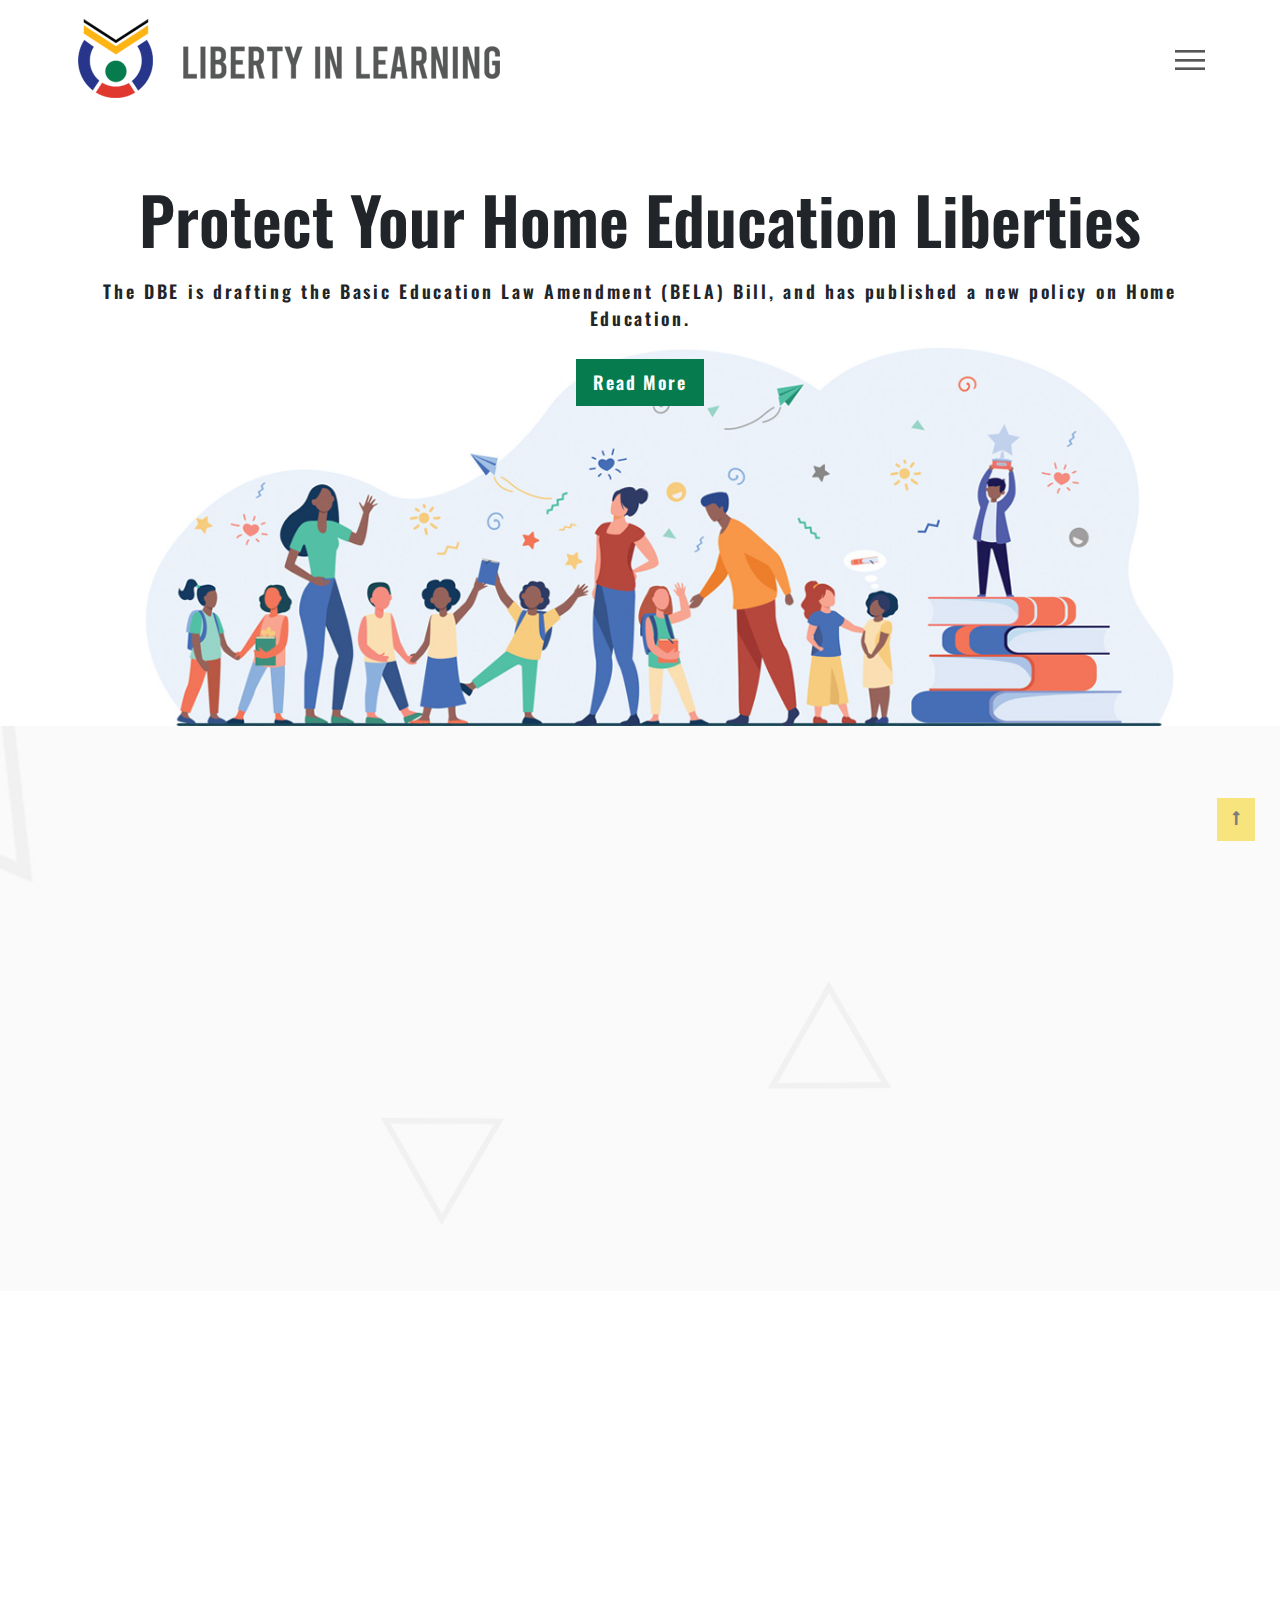
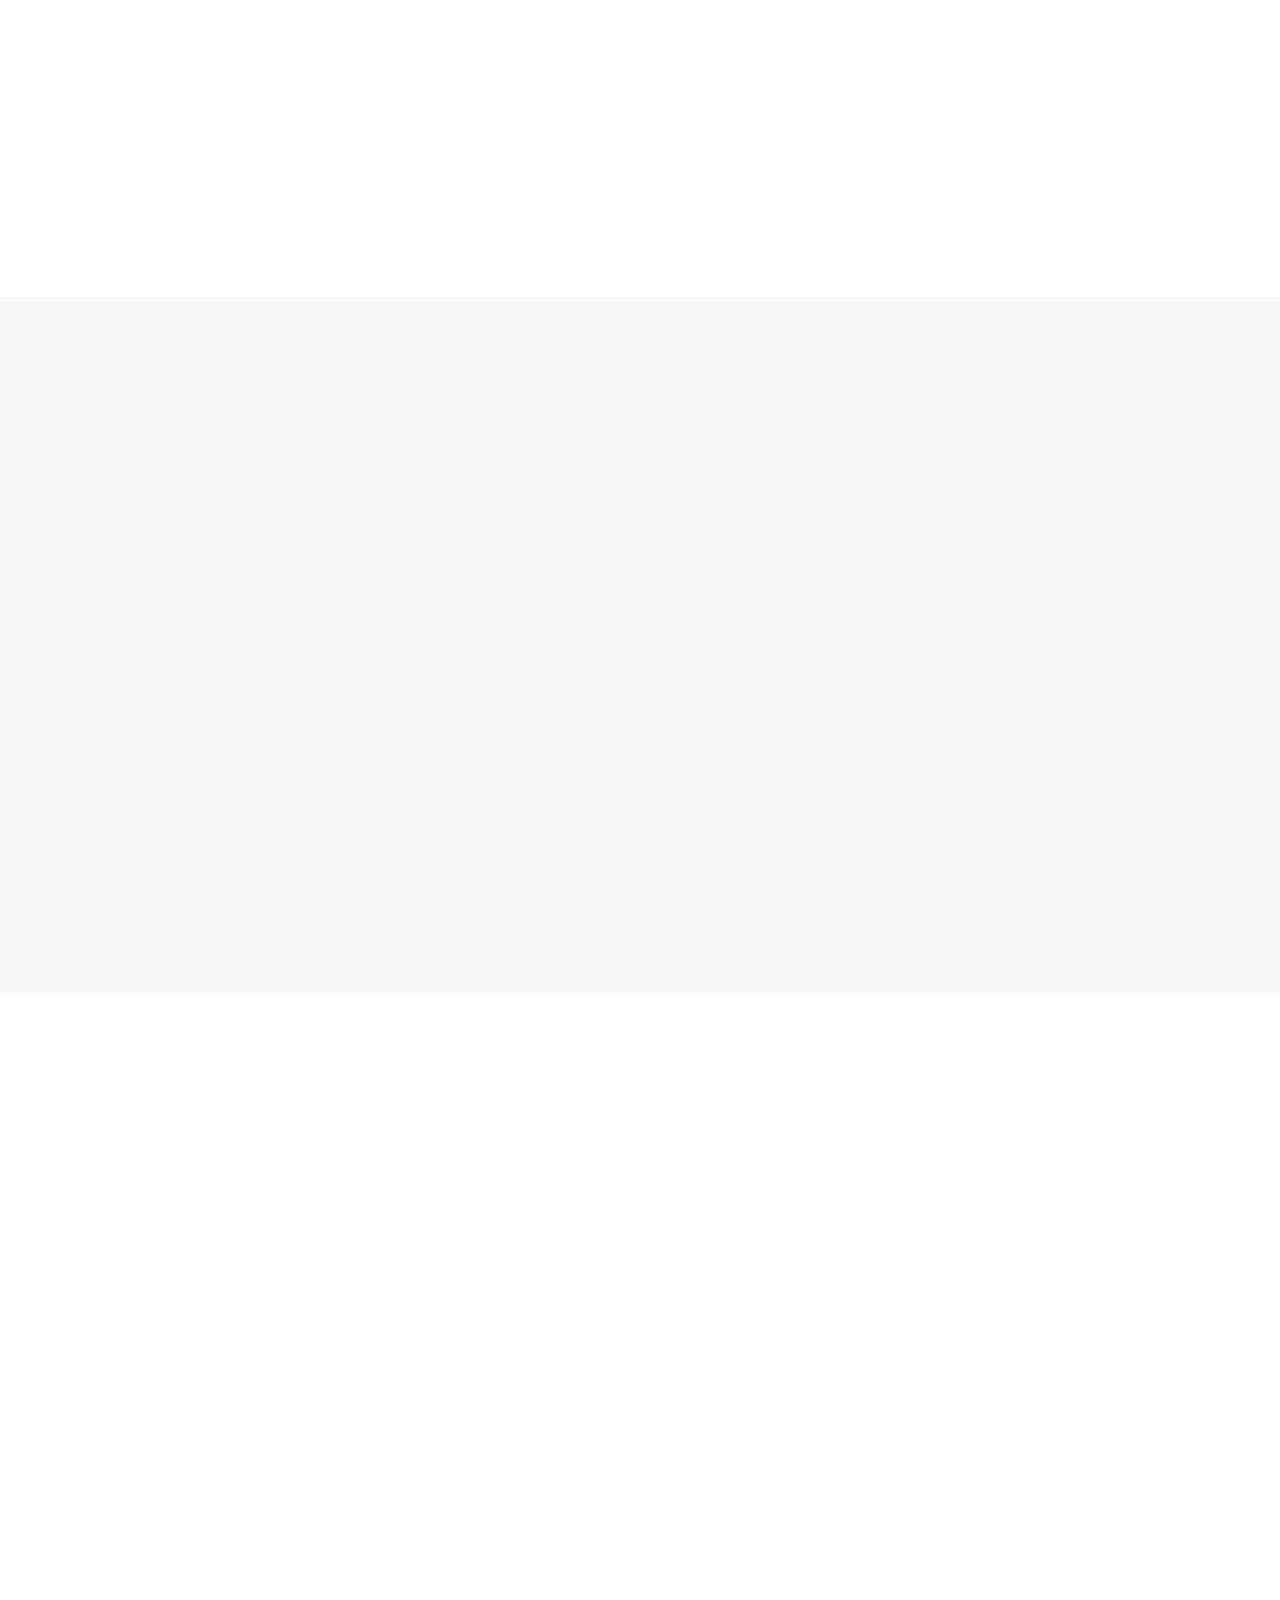
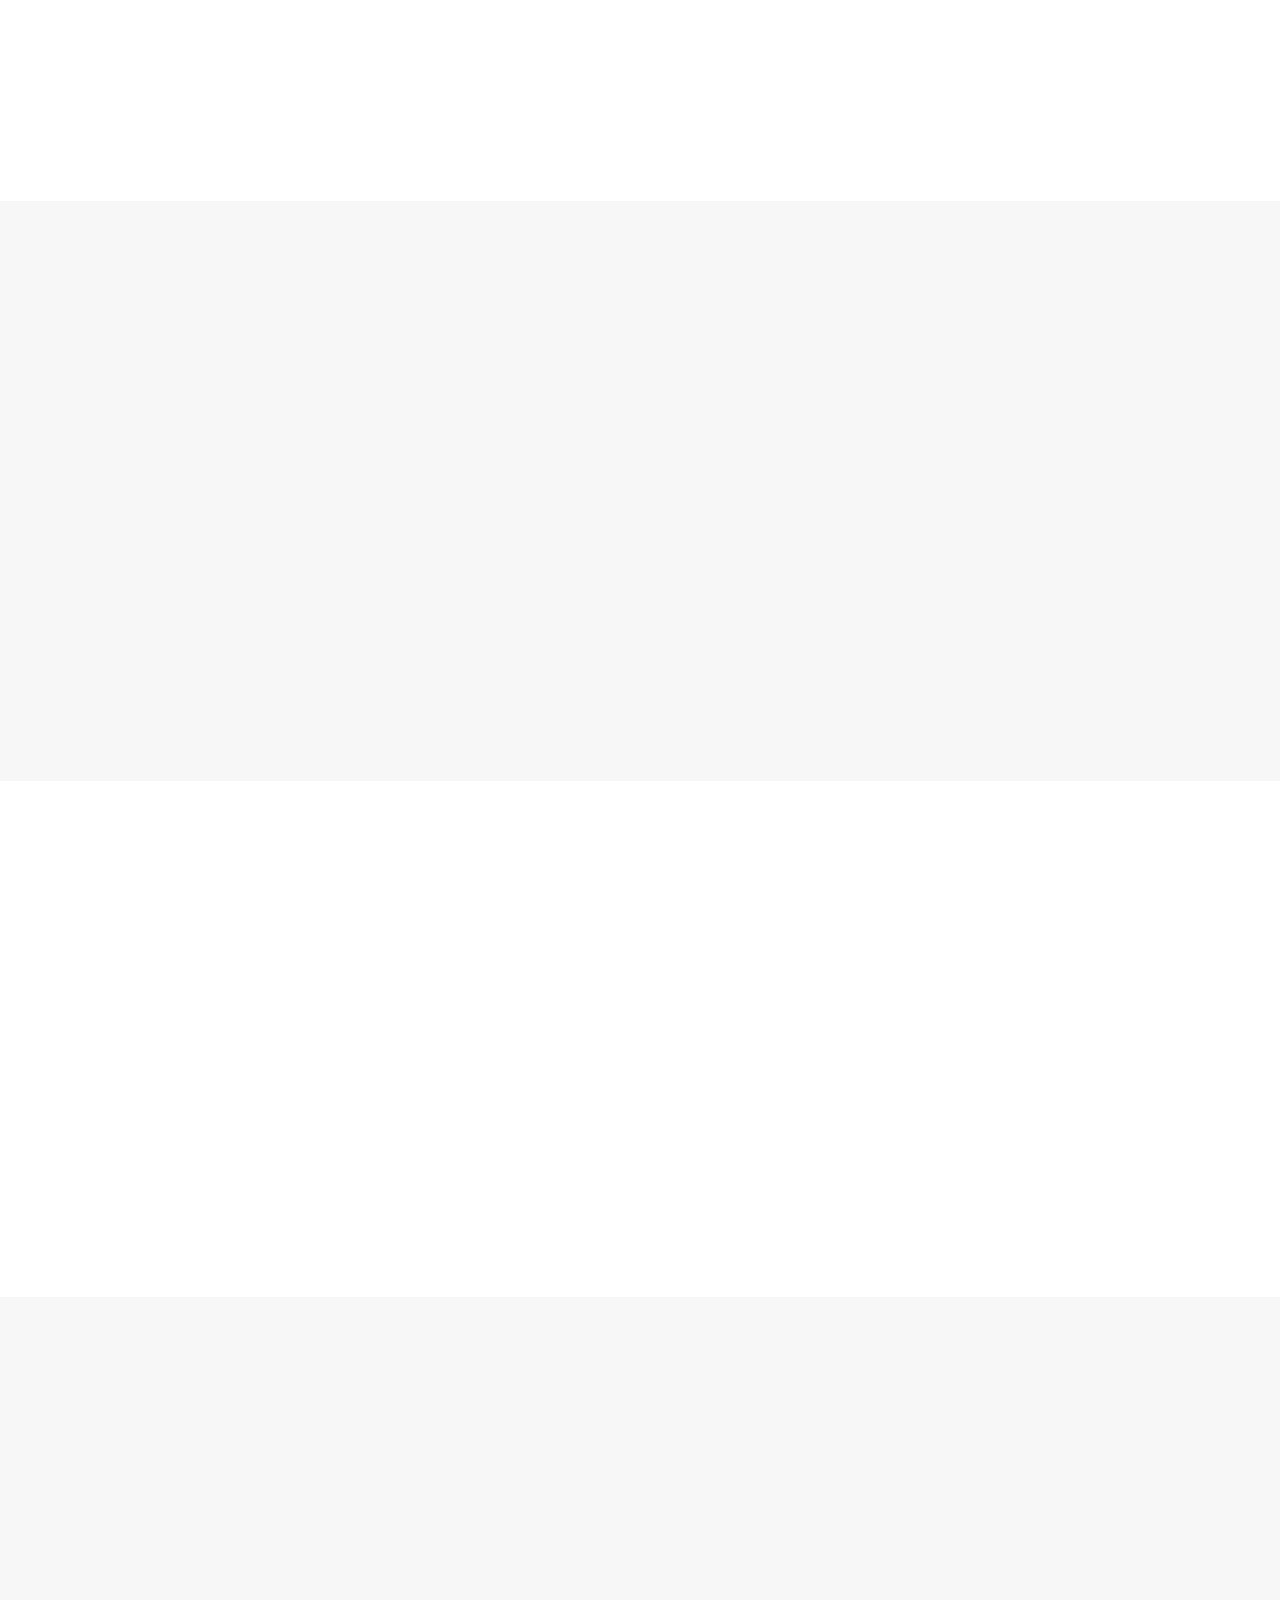
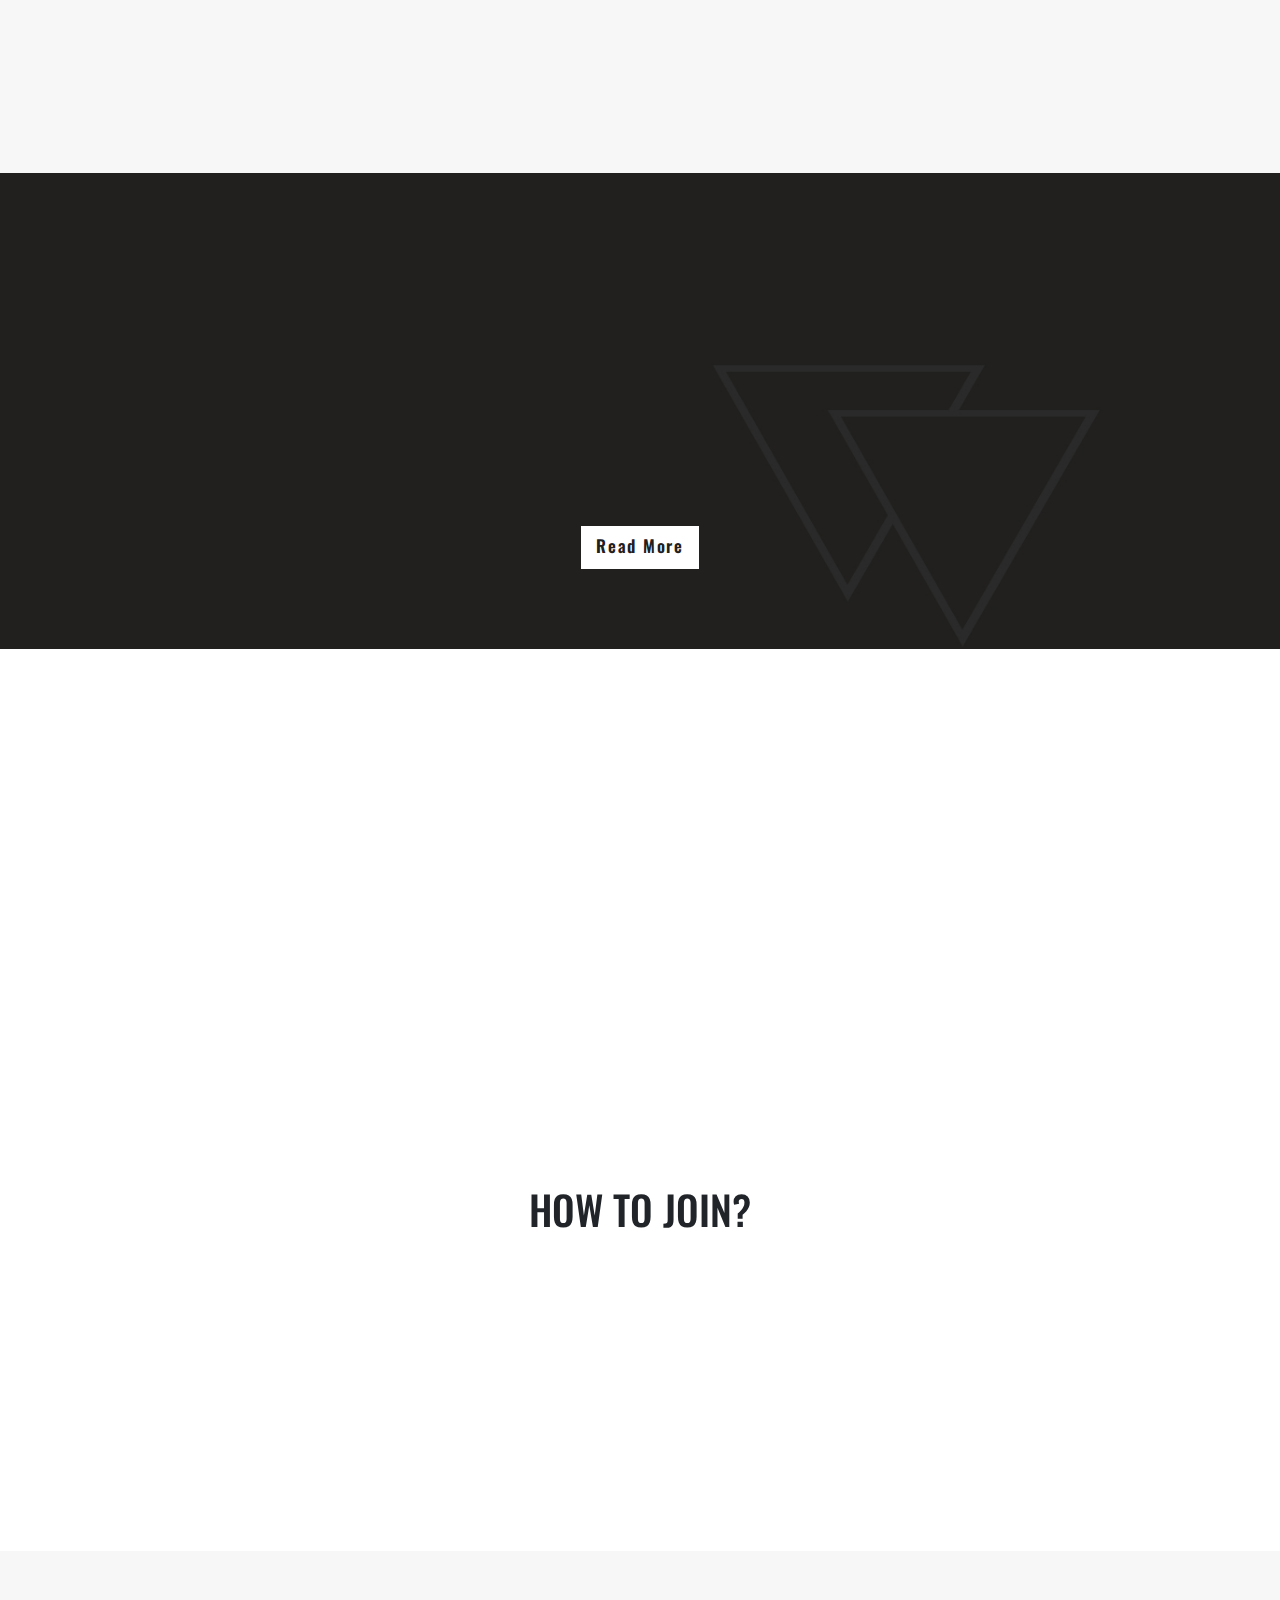
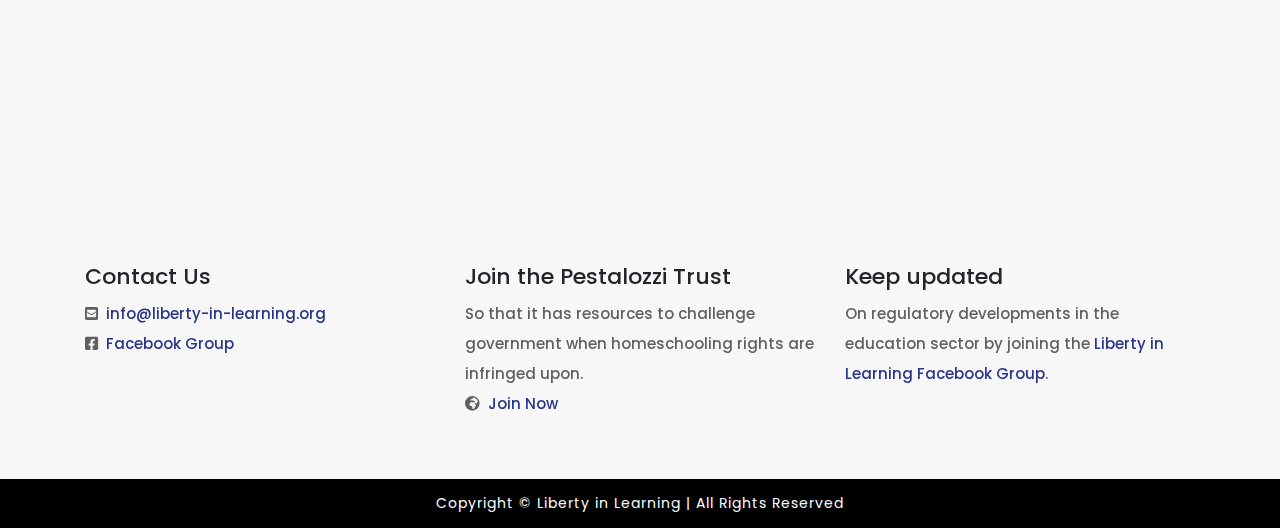
<file: index.html>
<!doctype html>
<html lang="en">
  <head>
    <!-- meta tags -->
    <meta charset="utf-8">
    <meta http-equiv="X-UA-Compatible" content="IE=edge">
    <meta name="viewport" content="width=device-width, initial-scale=1">
    <meta name="keywords" content="home education liberties, freedom of home education, homeschooling associations, homeschooling, " >
    <meta name="description" content="The freedom of home education is currently being threatened by proposed changes to the SA Schools Act (BELA Bill) and a new policy on home education published in 2018" >
    <link rel='shortcut icon' type='image/x-icon' href='./resources/images/favicon.ico' />
    <!-- title tag -->
    <title>Liberty in Learning | Freedom Of Home Education</title>
    <!-- Bootstrap CSS -->
    <link rel="stylesheet" href="./resources/css/bootstrap.min.css">
    <!-- Fontawesome CSS -->
    <link rel="stylesheet" href="./resources/font-awesome/css/all.min.css">
    <!-- BX Slider CSS -->
    <link rel="stylesheet" href="./resources/css/swiper.min.css">
    <!-- Animate CSS -->
    <link rel="stylesheet" href="./resources/css/animate.css">
    <link rel="stylesheet" href="./resources/css/aos.css">
    <!-- Custom CSS -->
    <link rel="stylesheet" href="./resources/css/stylesheet.css">
  </head>
  <body>
    <a class="back_to_top show" id="button_bottom"><i class="fas fa-long-arrow-alt-up"></i></a>
    <div class="container-fluid header-full">
        <div class="container header-container">
            <a href="./" class="logo" title="Liberty in Learning | Home Page">
                <img class="img-fluid" src="./resources/images/logo1.png" alt="Liberty in Learning Logo">
            </a>
            <div class="menu-toggle" onclick="toggleMenu();"></div>
        </div>
        <div class="navigation">
            <ul>
                <li><a href="./" class="active">Home</a></li>
                <li><a href="./concerns-of-the-home-education-movement.html">concerns of home education movement</a></li>
                <li><a href="./associations.html">importance of home education associations</a></li>
                <li><a href="./consensus2015.html">consensus of 2015</a></li>
                <li><a href="./lilcoalition.html">liberty in learning coalition</a></li>
                <li><a href="./constituency-office.html">how to approach your constituency office</a></li>
                <li><a href="./public-hearings.html">lessons from public hearings in the Western Cape</a></li>
                <li><a href="./faq.html">FAQs</a></li>
            </ul>
        </div>
    </div>
    
    <div id="minimal-bootstrap-carousel" class="carousel slide carousel-fade slider-content-style slider-home-one">
        <!-- Wrapper for slides -->
        <div class="carousel-inner">
            <div class="carousel-item active slide-1">
                <img class="img-fluid d-block d-sm-none" src="./resources/images/slider-mini.jpg" alt="Liberty in Learning Slider 1">
                <img class="img-fluid d-none d-sm-block" src="./resources/images/slider.jpg" alt="Liberty in Learning Slider 1">
                <div class="carousel-caption d-none d-sm-block">
                    <div class="container">
                        <div class="box valign-middle">
                            <div class="content text-center">
                                <h3 data-animation="animated fadeInUp">Protect Your Home Education Liberties</h3>
                                <p data-animation="animated fadeInUp">The DBE is drafting the Basic Education Law Amendment (BELA) Bill, and has published a new policy on Home Education.</p>
                                <a data-animation="animated fadeInDown" href="./concerns-of-the-home-education-movement.html" class="thm-btn " title="Click to visit">Read More</a>

                            </div>
                        </div>
                    </div>
                </div>
            </div>
        </div>
        <!-- <div class="carousel-inner">
            <div class="carousel-item active slide-1" style="background-image: url(./resources/images/slider.jpg);">
                <img class="img-fluid d-block d-sm-none" src="./resources/images/slider-mini.jpg" alt="Liberty in Learning Slider 1">
                <div class="carousel-caption d-none d-sm-block">
                    <div class="container">
                        <div class="box valign-middle">
                            <div class="content text-center">
                                <h3 data-animation="animated fadeInUp">Protect Your Home Education Liberties</h3>
                                <p data-animation="animated fadeInUp">The DBE is drafting the Basic Education Law Amendment (BELA) Bill, and has published a new policy on Home Education.</p>
                                <a data-animation="animated fadeInDown" href="./concerns-of-the-home-education-movement.html" class="thm-btn " title="Click to visit">Read More</a>

                            </div>
                        </div>
                    </div>
                </div>
            </div>
        </div> -->
        <!-- Controls -->
        <!-- <a class="carousel-control-prev" href="#minimal-bootstrap-carousel" role="button" data-slide="prev">
            <i class="fas fa-long-arrow-alt-left"></i>
            <span class="sr-only">Previous</span>
        </a>
        <a class="carousel-control-next" href="#minimal-bootstrap-carousel" role="button" data-slide="next">
            <i class="fas fa-long-arrow-alt-right"></i>
            <span class="sr-only">Next</span>
        </a> -->
    </div>

    <div class="container-fluid container-a-full">
        <div class="container">
            <div class="row container-a-row">
                <div class="col-md-12 col-sm-12 col-xs-12 aos-init aos-animate" data-aos="fade-up" data-aos-easing="ease">
                    <h1>What you can to do to protect your home education liberties</h1>
                </div>
                <div class="col-md-12 col-sm-12 col-xs-12 aos-init aos-animate" data-aos="fade-down" data-aos-easing="ease">
                    <p>The freedom of home education is currently being threatened by proposed changes to the SA Schools Act (BELA Bill) and a new policy on home education published in 2018. <a href="concerns-of-the-home-education-movement.html" title="Click visit">Click here</a> for an article that provides an overview of the reasons why the planned regulatory changes of the South African government is of concern to the home education movement.</p>
                    <p>There are a however number of things that homeschooling parents can do to resist these changes and retain their liberty to choose the education that is in the best interest of their children, as opposed to the state that attempts to limit these liberties and promote the interests of the state.</p>
                </div>
                <!-- <div class="col-md-12 col-sm-12 col-xs-12 aos-init aos-animate" data-aos="fade-down" data-aos-easing="ease">
                    <h3>What the home education movement wants</h3>
                </div>
                <div class="col-md-4 col-sm-4 col-xs-12 aos-init aos-animate" data-aos="fade-up" data-aos-easing="ease" data-aos-delay="200">
                    <h4>independent research</h4>
                    <p>No legislation or policy is drafted without the availability of independent research...</p>
                </div>
                <div class="col-md-4 col-sm-4 col-xs-12 aos-init aos-animate" data-aos="fade-up" data-aos-easing="ease" data-aos-delay="400">
                    <h4>public participation</h4>
                    <p>No legislation or policy is drafted without extensive public participation. Due to the diverse and distributed nature of home education...</p>
                </div>
                <div class="col-md-4 col-sm-4 col-xs-12 aos-init aos-animate" data-aos="fade-up" data-aos-easing="ease" data-aos-delay="600">
                    <h4>correct order</h4>
                    <p>The drafting of legislation is done in the correct order. First national legislation, then policy and then booklets explaining...</p>
                </div>
                 -->
                <div class="col-md-12 col-sm-12 col-xs-12 aos-init aos-animate" data-aos="fade-up" data-aos-easing="ease">
                    <p class="thm-btn-wrapper"><a href="concerns-of-the-home-education-movement.html" class="thm-btn" title="Click visit">Read More</a></p>
                </div>
            </div>
        </div>
    </div>

    <div class="container-fluid container-b-full">
        <div class="container">
            <div class="row container-b-row">
                <div class="col-md-12 col-sm-12 col-xs-12">
                    <div class="container-b-title">
                        <span class="aos-init aos-animate" data-aos="fade-up" data-aos-easing="ease">01.</span>
                        <h2 class="aos-init aos-animate" data-aos="fade-down" data-aos-easing="ease">Establish an homeschool association</h2>
                    </div>
                </div>
                <div class="col-md-8 col-sm-12 col-xs-12 aos-init aos-animate" data-aos="fade-up" data-aos-easing="ease">
                    <h3>Importance of Homeschooling Associations...</h3>
                    <p>Government generally engages with the public is through representative organisations, such as associations. Only when proposed policy or law is published for public comment does government consider inputs from individuals. An association is an organisation where members of a specific interest group elect an executive committee during an annual general meeting. This committee can then engage with government or the media to represent its members. <a href="concerns-of-the-home-education-movement.html" title="Click visit">Click here</a> for more information on why associations are important and how you can establish one.</p>
                    <p class="thm-btn-wrapper"><a href="./associations.html" class="thm-btn" title="Click visit">Read More</a></p>
                </div>
                <div class="col-md-4 col-sm-12 col-xs-12 aos-init aos-animate" data-aos="fade-down" data-aos-easing="ease">
                    <img class="img-fluid" src="./resources/images/01-section.png" alt="Establish an homeschool association">
                </div>
            </div>
        </div>
    </div>
    <div class="container-fluid container-c-full">
        <div class="container">
            <div class="row container-c-row">
                <div class="col-md-12 col-sm-12 col-xs-12">
                    <div class="container-c-title">
                        <span class="aos-init aos-animate" data-aos="fade-up" data-aos-easing="ease">02.</span>
                        <h2 class="aos-init aos-animate" data-aos="fade-down" data-aos-easing="ease">Take part in letter writing campaigns and petitions</h2>
                    </div>
                </div>
                <div class="col-md-4 col-sm-12 col-xs-12 aos-init aos-animate" data-aos="fade-up" data-aos-easing="ease">
                    <img class="img-fluid" src="./resources/images/02-section.png" alt="Put pressure on government">
                </div>
                <div class="col-md-8 col-sm-12 col-xs-12 aos-init aos-animate" data-aos="fade-up" data-aos-easing="ease">
                    <h3>Put pressure on government to listen...</h3>
                    <p>Homeschool Associations and the Pestalozzi Trust occasionally request homeschooling parents to write letters to government or sign petitions, in order to put pressure on government to listen to the objections of the public. Because government is legally obliged to consider each letter received as part of a public participation process, a letter writing campaign can cause significant delays in the legislative process. It was thanks to the hundreds of letters from home educators that the introduction of BELA Bill could not be handled by the fifth parliament. It will have to be handled by the sixth parliament, which might look totally different. However, even if government ignores the letters from the public, this can be used at a later stage in court to provide evidence that a public participation process followed in a legislative process was flawed.</p>
                    <p class="thm-btn-wrapper"><a href="letter-writing-campaigns-petitions.html" class="thm-btn" title="Click visit">Read More</a></p>
                </div>
            </div>
        </div>
    </div>
    <div class="container-fluid container-d-full">
        <div class="container">
            <div class="row container-d-row">
                <div class="col-md-12 col-sm-12 col-xs-12">
                    <div class="container-d-title">
                        <span class="aos-init aos-animate" data-aos="fade-up" data-aos-easing="ease">03.</span>
                        <h2 class="aos-init aos-animate" data-aos="fade-down" data-aos-easing="ease">Join the Coalition</h2>
                    </div>
                </div>
                <div class="col-md-8 col-sm-12 col-xs-12 aos-init aos-animate" data-aos="fade-up" data-aos-easing="ease">
                    <h3>Prepares for engaging with government...</h3>
                    <p>The home education movement is very diverse, a large diversity of views on how home education should be practiced and regulated. Something that is perfectly reasonable to one might be an infringement of a fundamental human right to another or against the religious convictions of another and can cause conflict between families and the state in the future. It is important that the home education movement <strong>prepares for engaging with government on the BELA Bill in a unified and well considered manner</strong>. If this is not done, government might choose to only engage with those that are closest aligned to the ideology of the state, and draft law that infringes on the rights of many members of the movement, whilst claiming that they consulted with the movement.</p>
                </div>
                <div class="col-md-4 col-sm-12 col-xs-12 aos-init aos-animate" data-aos="fade-down" data-aos-easing="ease">
                    <img class="img-fluid" src="./resources/images/03-section.png" alt="Prepares for engaging with government">
                </div>
                <div class="col-md-12 col-sm-12 col-xs-12 aos-init aos-animate" data-aos="fade-down" data-aos-easing="ease">
                    <p>During the meetings with the Department of Basic Education in 2014/15, all associations agreed on a set of principles outlining how home education could be regulated without infringing on the rights of parents. <a href="lilcoalition.html" title="Click to visit">Click here</a> to read the Consensus of 2015.</p>
                    <p>In 2020, the <a href="lilcoalition.html" title="Click to visit">Liberty in Learning Coalition</a> was established to unify stakeholders to work together for greater freedom in education.</p>
                    <p class="thm-btn-wrapper"><a href="lilcoalition.html" class="thm-btn" title="Click visit">Read More</a></p>
                    <br>
                </div>
            </div>
            <!-- <div class="row">
                <div class="col-md-1 col-sm-1 col-xs-12 coalition-section">
                    <div class="swiper-button-prev d-none d-sm-block"></div>
                    
                </div>
                <div class="col-md-10 col-sm-10 col-xs-12 coalition-section">
                    <h3 class="text-center aos-init aos-animate" data-aos="fade-up" data-aos-easing="ease">Members of the Coalition</h3>
                    <div class="swiper-container">
                        <div class="swiper-wrapper">
                          <div class="swiper-slide"><img class="img-fluid" src="./resources/images/lilc members/1.png" alt=""></div>
                          <div class="swiper-slide"><img class="img-fluid" src="./resources/images/lilc members/2.png" alt=""></div>
                          <div class="swiper-slide"><img class="img-fluid" src="./resources/images/lilc members/3.png" alt=""></div>
                          <div class="swiper-slide"><img class="img-fluid" src="./resources/images/lilc members/4.png" alt=""></div>
                          <div class="swiper-slide"><img class="img-fluid" src="./resources/images/lilc members/5.png" alt=""></div>
                          <div class="swiper-slide"><img class="img-fluid" src="./resources/images/lilc members/6.png" alt=""></div>
                          <div class="swiper-slide"><img class="img-fluid" src="./resources/images/lilc members/7.png" alt=""></div>
                        </div>
                        <div class="swiper-pagination"></div>
                        
                    </div>
                    
                </div>
                <div class="col-md-1 col-sm-1 col-xs-12 coalition-section">
                    <div class="swiper-button-prev d-block d-sm-none"></div>
                    <div class="swiper-button-next"></div>
                </div>
                <div class="col-md-12 col-sm-12 col-xs-12 coalition-section aos-init aos-animate" data-aos="fade-down" data-aos-easing="ease">
                    <p style="text-align: center;" class="thm-btn-wrapper"><a href="lilcoalition.html" class="thm-btn" title="Click visit">Read More</a></p>
                </div>
            </div> -->
        </div>
    </div>
    <div class="container-fluid container-f-full">
        <div class="container">
            <div class="row container-f-row">
                <div class="col-md-12 col-sm-12 col-xs-12">
                    <div class="container-f-title">
                        <span class="aos-init aos-animate" data-aos="fade-up" data-aos-easing="ease">04.</span>
                        <h2 class="aos-init aos-animate" data-aos="fade-down" data-aos-easing="ease">Approach MP's through the constituency offices</h2>
                    </div>
                </div>
                <div class="col-md-4 col-sm-12 col-xs-12 aos-init aos-animate" data-aos="fade-up" data-aos-easing="ease">
                    <img class="img-fluid" src="./resources/images/04-section.png" alt="Approach MP's through the constituency offices">
                </div>
                <div class="col-md-8 col-sm-12 col-xs-12 aos-init aos-animate" data-aos="fade-down" data-aos-easing="ease">
                    <h3>How to approach your constituency office...</h3>
                    <p>When BELA Bill is submitted by parliament the members of parliament (MP's) will vote on this bill. Home educators can approach MP's through the constituency offices and explain to them how home education works and what the negative effects of BELA Bill will be. This might make MP's less inclined to support BELA Bill. <a href="Constituency-Office.html" title="Click to visit">Click here</a> for an article that explains how to approach MP's through the constituency offices.</p>
                    <p class="thm-btn-wrapper"><a href="constituency-office.html" class="thm-btn" title="Click visit">Read More</a></p>
                </div>
            </div>
        </div>
    </div>
    <div class="container-fluid container-g-full">
        <div class="container">
            <div class="row container-g-row">
                <div class="col-md-12 col-sm-12 col-xs-12">
                    <div class="container-g-title">
                        <span class="aos-init aos-animate" data-aos="fade-up" data-aos-easing="ease">05.</span>
                        <h2 class="aos-init aos-animate" data-aos="fade-down" data-aos-easing="ease">Attend public hearings</h2>
                    </div>
                </div>
                <div class="col-md-8 col-sm-12 col-xs-12 aos-init aos-animate" data-aos="fade-up" data-aos-easing="ease">
                    <h3>Lessons from public hearings in the Western Cape...</h3>
                    <p>Parliament might decide to have public hearings about BELA Bill. It is important that the voices homeschooling parents are heard in these public meetings. <a href="public-hearings.html.html" title="Click to visit">Click here</a> for an report on such a public hearing that also provides some guidelines on how present your case at these meetings.</p>
                    <p class="thm-btn-wrapper"><a href="public-hearings.html" class="thm-btn" title="Click visit">Read More</a></p>
                </div>
                <div class="col-md-4 col-sm-12 col-xs-12 aos-init aos-animate" data-aos="fade-down" data-aos-easing="ease">
                    <img class="img-fluid" src="./resources/images/05-section.png" alt="Attend public hearings">
                </div>
            </div>
        </div>
    </div>
    <div class="container-fluid container-h-full">
        <div class="container">
            <div class="row container-h-row">
                <div class="col-md-12 col-sm-12 col-xs-12">
                    <div class="container-h-title">
                        <span class="aos-init aos-animate" data-aos="fade-up" data-aos-easing="ease">06.</span>
                        <h2 class="aos-init aos-animate" data-aos="fade-down" data-aos-easing="ease">Vote for a political party that supports home education</h2>
                    </div>
                </div>
                <div class="col-md-4 col-sm-12 col-xs-12 aos-init aos-animate" data-aos="fade-up" data-aos-easing="ease">
                    <img class="img-fluid" src="./resources/images/06-section.png" alt="Vote for a political party that supports home education">
                </div>
                <div class="col-md-8 col-sm-12 col-xs-12 aos-init aos-animate" data-aos="fade-down" data-aos-easing="ease">
                    <h3>How should homeschoolers vote?</h3>
                    <p><a href="https://www.sahomeschoolers.org/entry/how-should-homeschoolers-vote.html" title="Click to visit">Click here</a> for an article that analyses the manifestos of the various political parties to see whether they are friendly or hostile towards home education.</p>
                    <p class="thm-btn-wrapper"><a href="https://www.sahomeschoolers.org/entry/how-should-homeschoolers-vote.html" class="thm-btn" title="Click visit">Read More</a></p>
                </div>
            </div>
        </div>
    </div>
    <div class="container-fluid container-extra-full">
        <div class="container">
            <div class="row container-extra-row">
                <div class="col-md-12 col-sm-12 col-xs-12">
                    <div class="container-extra-title">
                        <h2 class="aos-init aos-animate" data-aos="fade-up" data-aos-easing="ease">Support for associations</h2>
                        <p class="aos-init aos-animate" data-aos="fade-down" data-aos-easing="ease">Many homeschooling parents find it intimidating to engage with media and government officials to represent their constituency. It is for this reason that the Pestalozzi Trust has established the ambassador programme to coach and support homeschool leaders to interact with media and government. Once an association was established, its leadership can join the ambassador programme and take the responsibility to represent their constituency in public if and as they are ready.</p>
                        <p><a href="./associations.html" class="thm-btn" title="Click visit">Read More</a></p>
                    </div>
                </div>
            </div>
        </div>
    </div>
    <div class="container-fluid container-i-full">
        <div class="container">
            <div class="row container-i-row">
                <div class="col-md-4 col-sm-12 col-xs-12 aos-init aos-animate" data-aos="fade-left" data-aos-easing="ease">
                    <h2>FAQs</h2>
                </div>
                <div class="col-md-8 col-sm-8 col-xs-12">
                    <div class="card active aos-init" data-aos="fade-up" data-aos-once="true" data-aos-easing="ease"id="accordionCardOne">
                            <div class="card-header" id="headingOne">
                                <h4><i class="fas fa-angle-up heading-icon"></i>&nbsp;&nbsp;What is Home Education?</h4>
                              </div>
                      
                  
                      <div id="collapseOne" class="collapse show" aria-labelledby="headingOne" data-parent="#accordion">
                        <div class="card-body">
                          <p>Home education is the oldest form of child education. It honours and represents a parent's preference or wish to facilitate the education of their children themselves. Home education encompasses exposure of the learner to the knowledge, skills and values required by an active community member and citizen of the modern world and for admission to further education, higher education or employment.</p>
                          <p><a href="faq.html" class="thm-btn" title="Click visit">Read all the questions</a></p>
                        </div>
                      </div>
                    </div>
                    <!-- <div class="accordion" id="accordion">
                        <div class="card active aos-init" data-aos="fade-up" data-aos-once="true" data-aos-easing="ease"id="accordionCardOne">
                            <button class="btn btn-link" type="button" data-toggle="collapse" data-target="#collapseOne" aria-expanded="true" aria-controls="collapseOne">
                                <div class="card-header" id="headingOne">
                                    <h4><i class="fas fa-angle-up heading-icon"></i>&nbsp;&nbsp;What is Home Education?</h4>
                                  </div>
                              </button>
                          
                      
                          <div id="collapseOne" class="collapse show" aria-labelledby="headingOne" data-parent="#accordion">
                            <div class="card-body">
                              <p>Home education is the oldest form of child education. It honours and represents a parent's preference or wish to facilitate the education of their children themselves. Home education encompasses exposure of the learner to the knowledge, skills and values required by an active community member and citizen of the modern world and for admission to further education, higher education or employment.</p>
                              <p><a href="concerns-of-the-home-education-movement.html" class="thm-btn" title="Click visit">Read More</a></p>
                            </div>
                          </div>
                        </div>
                        <div class="card aos-init" data-aos="fade-up" data-aos-once="true" data-aos-easing="ease" id="accordionCardTwo">
                            <button class="btn btn-link" type="button" data-toggle="collapse" data-target="#collapseTwo" aria-expanded="true" aria-controls="collapseTwo">
                                <div class="card-header" id="headingTwo">
                                    <h4><i class="fas fa-angle-up heading-icon"></i>&nbsp;&nbsp;Why are more homeschool associations necessary?</h4>
                                  </div>
                              </button>
                          <div id="collapseTwo" class="collapse" aria-labelledby="headingTwo" data-parent="#accordion">
                            <div class="card-body">
                                <p>he home education movement emphasises the need for extensive consultation due to the diverse and distributed nature of the movement. If government actually takes cognisance of this, parliament might decide to have public hearings all over the country, as they did for the Expropriation Without Compensation constitutional amendment proposal. If this is the case, there might be as much as 3 public hearings in each province. Without provincial associations, there will be many public hearings without submissions on home education, due to the limited capacity of national organisations.</p>
                              <p><a href="associations.html" class="thm-btn" title="Click visit">Read More</a></p>
                            </div>
                          </div>
                        </div>
                        <div class="card aos-init" data-aos="fade-up" data-aos-once="true" data-aos-easing="ease" id="accordionCardThree">
                            <button class="btn btn-link" type="button" data-toggle="collapse" data-target="#collapseThree" aria-expanded="true" aria-controls="collapseThree">
                                <div class="card-header" id="headingThree">
                                    <h4><i class="fas fa-angle-up heading-icon"></i>&nbsp;&nbsp;What is required to establish an association?</h4>
                                  </div>
                              </button>
                          <div id="collapseThree" class="collapse" aria-labelledby="headingThree" data-parent="#accordion">
                            <div class="card-body">
                                <p>It is not necessary to have many members in order to establish an association. Ten members electing three executive committee members could be enough. Neither is it necessary that people must attend a physical meeting in order to establish an association, or that the association must charge membership fees.</p>
                              <p><a href="associations.html" class="thm-btn" title="Click visit">Read More</a></p>
                            </div>
                          </div>
                        </div>
                        <div class="card aos-init" data-aos="fade-up" data-aos-once="true" data-aos-easing="ease" id="accordionCardFour">
                            <button class="btn btn-link" type="button" data-toggle="collapse" data-target="#collapseFour" aria-expanded="true" aria-controls="collapseFour">
                                <div class="card-header" id="headingFour">
                                    <h4><i class="fas fa-angle-up heading-icon"></i>&nbsp;&nbsp;What are constituency offices?</h4>
                                  </div>
                              </button>
                          <div id="collapseFour" class="collapse" aria-labelledby="headingFour" data-parent="#accordion">
                            <div class="card-body">
                                <p>South Africa’s electoral system is one of proportional representation, meaning that MPs and MPLs are not elected from geographical areas in the way that ward councillors are in local government elected. This does not mean that representatives are not expected to interact with the public. Parliament makes available to each party represented in Parliament a 'Political Party Constituency Allowance' and political parties must use these funds to operate constituency offices. These are about 350 Constituency Offices around the country where members of the public can approach elected representatives.</p>
                                <p><a href="constituency-office.html" class="thm-btn" title="Click visit">Read More</a></p>
                            </div>
                          </div>
                        </div>
                        <div class="card aos-init" data-aos="fade-up" data-aos-once="true" data-aos-easing="ease" id="accordionCardFive">
                            <button class="btn btn-link" type="button" data-toggle="collapse" data-target="#collapseFive" aria-expanded="true" aria-controls="collapseFive">
                                <div class="card-header" id="headingFive">
                                    <h4><i class="fas fa-angle-up heading-icon"></i>&nbsp;&nbsp;How to arrange a meeting?</h4>
                                  </div>
                              </button>
                          <div id="collapseFive" class="collapse" aria-labelledby="headingFive" data-parent="#accordion">
                            <div class="card-body">
                                <p>Contact the constituency office in your area. There might be various constituency offices in your area, and you can choose the office of the political party with whom you feel most comfortable to engage.</p>
                                <p><a href="constituency-office.html" class="thm-btn" title="Click visit">Read More</a></p>
                            </div>
                          </div>
                        </div>
                     </div> -->
                </div>
            </div>
        </div>
    </div>
    <div class="container-fluid container-e-full">
        <div class="container">
            <div class="row container-e-row">
                <div class="col-md-12 col-sm-12 col-xs-12">
                    <div class="container-e-title">
                        <h2>How to join?</h2>
                    </div>
                </div>
                <div class="col-md-12 col-sm-12 col-xs-12 aos-init aos-animate" data-aos="fade-down" data-aos-easing="ease">
                    <p>If you would like to join Liberty in Learning as a home education association or as an individual, then please email:</p>
                    <h3><a href="mailto:admin@liberty-inlearning.org" title="Click to mail">admin@liberty-inlearning.org</a></h3>
                    <h3>or</h3>
                    <h3><a href="mailto:info@liberty-in-learning.org" title="Click to mail">info@liberty-in-learning.org</a></h3>
                </div>
            </div>
        </div>
    </div>

    <div class="container-fluid container-footer-full">
        <div class="container">
            <div class="row container-footer-row">
                <div class="col-md-12 col-sm-12 col-xs-12 text-center">
                    <div class="container-footer-title aos-init aos-animate" data-aos="fade-up" data-aos-easing="ease">
                        <p><img class="img-fluid" src="./resources/images/logo-full.png" alt="Liberty in Learning"></p><br>
                        <h2>GET IN TOUCH</h2>
                        <p>Organisations interested in joining the coalition can send an email and parents that want to stay updated can join the Facebook group.</p>
                        <br>
                    </div>
                    <p></p>
                </div>
                <div class="col-md-4 col-sm-12 col-xs-12">
                    <h3>Contact Us</h3>
                    <!-- <p><i class="fas fa-phone-square-alt"></i>&nbsp;&nbsp;<a href="tel:01234 567891" title="Click to call">01234 567891</a></p> -->
                    <p><i class="fas fa-envelope-square"></i>&nbsp;&nbsp;<a href="mailto:info@liberty-in-learning.org" title="Click to mail">info@liberty-in-learning.org</a></p>
                    <p><i class="fab fa-facebook-square"></i>&nbsp;&nbsp;<a href="https://www.facebook.com/groups/libertyinlearning/" title="Click to visit">Facebook Group</a></p>
                </div>
                <div class="col-md-4 col-sm-12 col-xs-12">
                    <h3>Join the Pestalozzi Trust</h3>
                    <p>So that it has resources to challenge government when homeschooling rights are infringed upon.</p>
                    <p><i class="fas fa-globe-africa"></i>&nbsp;&nbsp;<a href="https://pestalozzi.org/" title="Click to visit">Join Now</a></p>
                </div>
                <div class="col-md-4 col-sm-12 col-xs-12">
                    <h3>Keep updated</h3>
                    <p>On regulatory developments in the education sector by joining the <a href="https://www.facebook.com/groups/libertyinlearning/" title="Click to visit">Liberty in Learning Facebook Group</a>.</p>
                </div>
            </div>
        </div>
    </div>



    <div class="container-fluid copyright-full">
        <div class="container">
            <div class="row copyright-row">
                <div class="col-md-12 col-sm-12 col-xs-12">
                    <p>Copyright &copy; </span> Liberty in Learning | All Rights Reserved</p>
                </div>
            </div>
        </div>
    </div>

    <script src="./resources/js/jquery-3.4.1.slim.min.js"></script>
    <script src="./resources/js/popper.min.js"></script>
    <script src="./resources/js/bootstrap.min.js"></script>
    <script src="./resources/js/aos.js"></script>
    <script src="./resources/js/swiper.min.js"></script>
    <script src="./resources/js/jarallax.min.js"></script>
    <script>
        "use strict";
        (function($) {


            function bootstrapAnimatedLayer() {

                function doAnimations(elems) {
                    var animEndEv = "webkitAnimationEnd animationend";

                    elems.each(function() {
                        var $this = $(this),
                            $animationType = $this.data("animation");
                        $this.addClass($animationType).one(animEndEv, function() {
                            $this.removeClass($animationType);
                        });
                    });
                }

                var $myCarousel = $("#minimal-bootstrap-carousel"),
                    $firstAnimatingElems = $myCarousel
                    .find(".carousel-item:first")
                    .find("[data-animation ^= 'animated']");

                $myCarousel.carousel();

                doAnimations($firstAnimatingElems);

                $myCarousel.on("slide.bs.carousel", function(e) {
                    var $animatingElems = $(e.relatedTarget).find(
                        "[data-animation ^= 'animated']"
                    );
                    doAnimations($animatingElems);
                });
            }

            bootstrapAnimatedLayer();

        })($);

        if(/MSIE \d|Trident.*rv:/.test(navigator.userAgent)){

        } else {
            // $('.carousel-item').jarallax({ speed: 0.6 });
            $('.container-e-full').jarallax({ speed: 0.6 });
        }

        function toggleMenu() {
            const menuToggle = document.querySelector('.menu-toggle');
            const navigation = document.querySelector('.navigation');
            const body = document.querySelector('body');
            menuToggle.classList.toggle('active');
            navigation.classList.toggle('active');
            body.classList.toggle('nav-open');
        }

        // var accordionCardOne = $( "#accordionCardOne" );
        // var accordionCardTwo = $( "#accordionCardTwo" );
        // var accordionCardThree = $( "#accordionCardThree" );
        // var accordionCardFour = $( "#accordionCardFour" );
        // var accordionCardFive = $( "#accordionCardFive" );

        // var collapseOne = $("#collapseOne");
        // var collapseTwo = $("#collapseTwo");
        // var collapseThree = $("#collapseThree");
        // var collapseFour = $("#collapseFour");
        // var collapseFive = $("#collapseFive");


        // collapseOne.click(function(event){
        //     event.stopPropagation()
        // });

        // collapseTwo.click(function(event){
        //     event.stopPropagation()
        // });

        // collapseThree.click(function(event){
        //     event.stopPropagation()
        // });

        // collapseFour.click(function(event){
        //     event.stopPropagation()
        // });

        // collapseFive.click(function(event){
        //     event.stopPropagation()
        // });

        
        // accordionCardOne.click(function() {
        //     $(this).addClass(' active');
        //     accordionCardTwo.removeClass('active');
        //     accordionCardThree.removeClass('active');
        //     accordionCardFour.removeClass('active');
        //     accordionCardFive.removeClass('active');
            
        //     if (collapseOne.hasClass('show')) {
        //         $(this).removeClass('active');
        //     }
            
        // });
        // accordionCardTwo.click(function() {
        //     $(this).addClass(' active');
        //     accordionCardOne.removeClass('active');
        //     accordionCardThree.removeClass('active');
        //     accordionCardFour.removeClass('active');
        //     accordionCardFive.removeClass('active');

        //     if (collapseTwo.hasClass('show')) {
        //         $(this).removeClass('active');
        //     }
        // });
        // accordionCardThree.click(function() {
        //     $(this).addClass(' active');
        //     accordionCardOne.removeClass('active');
        //     accordionCardTwo.removeClass('active');
        //     accordionCardFour.removeClass('active');
        //     accordionCardFive.removeClass('active');

        //     if (collapseThree.hasClass('show')) {
        //         $(this).removeClass('active');
        //     }
        // });
        // accordionCardFour.click(function() {
        //     $(this).addClass(' active');
        //     accordionCardOne.removeClass('active');
        //     accordionCardTwo.removeClass('active');
        //     accordionCardThree.removeClass('active');
        //     accordionCardFive.removeClass('active');

        //     if (collapseFour.hasClass('show')) {
        //         $(this).removeClass('active');
        //     }
        // });
        // accordionCardFive.click(function() {
        //     $(this).addClass(' active');
        //     accordionCardOne.removeClass('active');
        //     accordionCardTwo.removeClass('active');
        //     accordionCardThree.removeClass('active');
        //     accordionCardFour.removeClass('active');

        //     if (collapseFive.hasClass('show')) {
        //         $(this).removeClass('active');
        //     }
        // });

        var getYear = new Date().getFullYear();
        document.getElementById('getYear').innerHTML = getYear;
    </script>
    <script>
        if ($(window).width() < 1199) {
          AOS.init({
            disable: true,
          });
        }
        else {
          AOS.init({
            disable: false
          });
        }

        var swiper = new Swiper('.swiper-container', {
            slidesPerView: 2,
            loop: true,
            autoplay: {
                delay: 2500,
                disableOnInteraction: false,
            },
            spaceBetween: 30,
            pagination: {
                el: '.swiper-pagination',
                type: 'progressbar',
            },
            navigation: {
                nextEl: '.swiper-button-next',
                prevEl: '.swiper-button-prev',
            },
            breakpoints: {
                992: {
                slidesPerView: 4,
                spaceBetween: 30,
                }
            }
        });

        var btn = $('#button_bottom');

        $(window).scroll(function() {
            if ($(window).scrollTop() > 300) {
                btn.addClass('show');
            } else {
                btn.removeClass('show');
            }
        });

        btn.on('click', function(e) {
            e.preventDefault();
            $('html, body').animate({ scrollTop: 5 }, '300');
        });
    </script>
  </body>
</html>
</file>
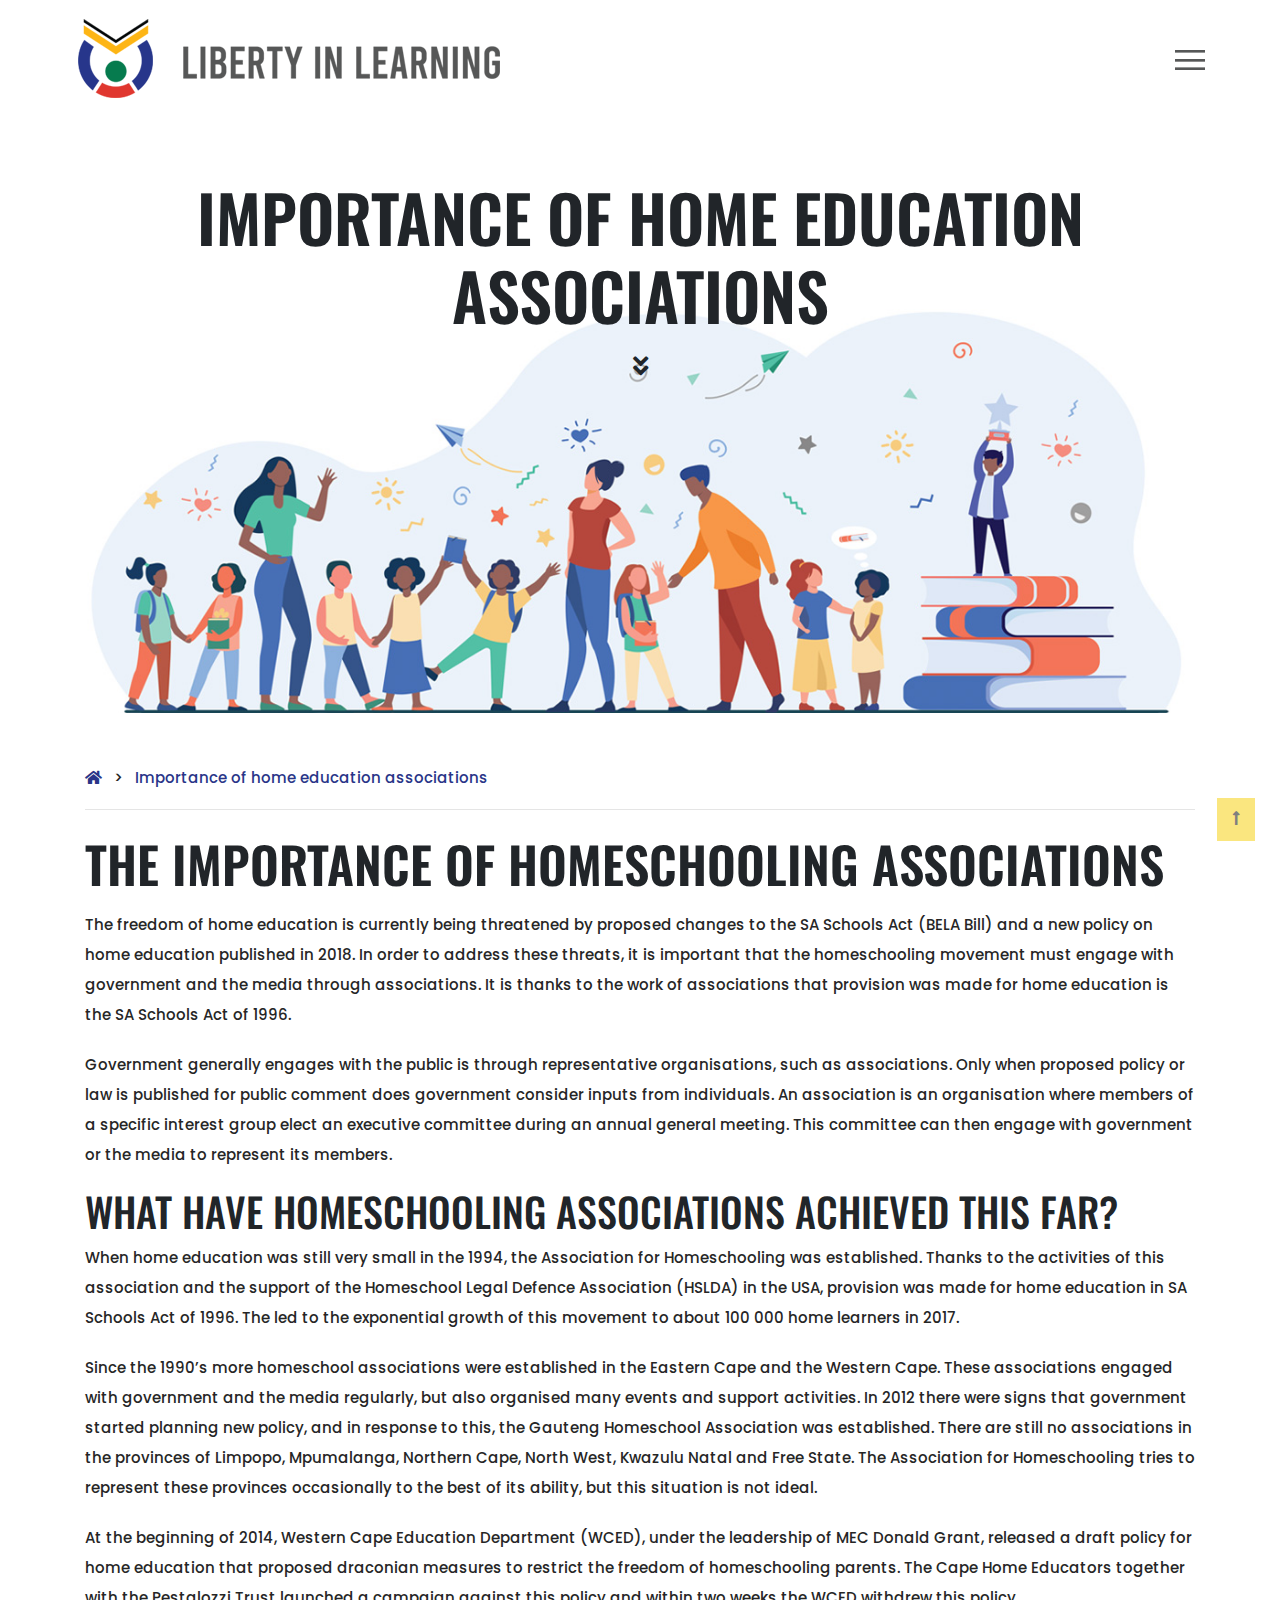
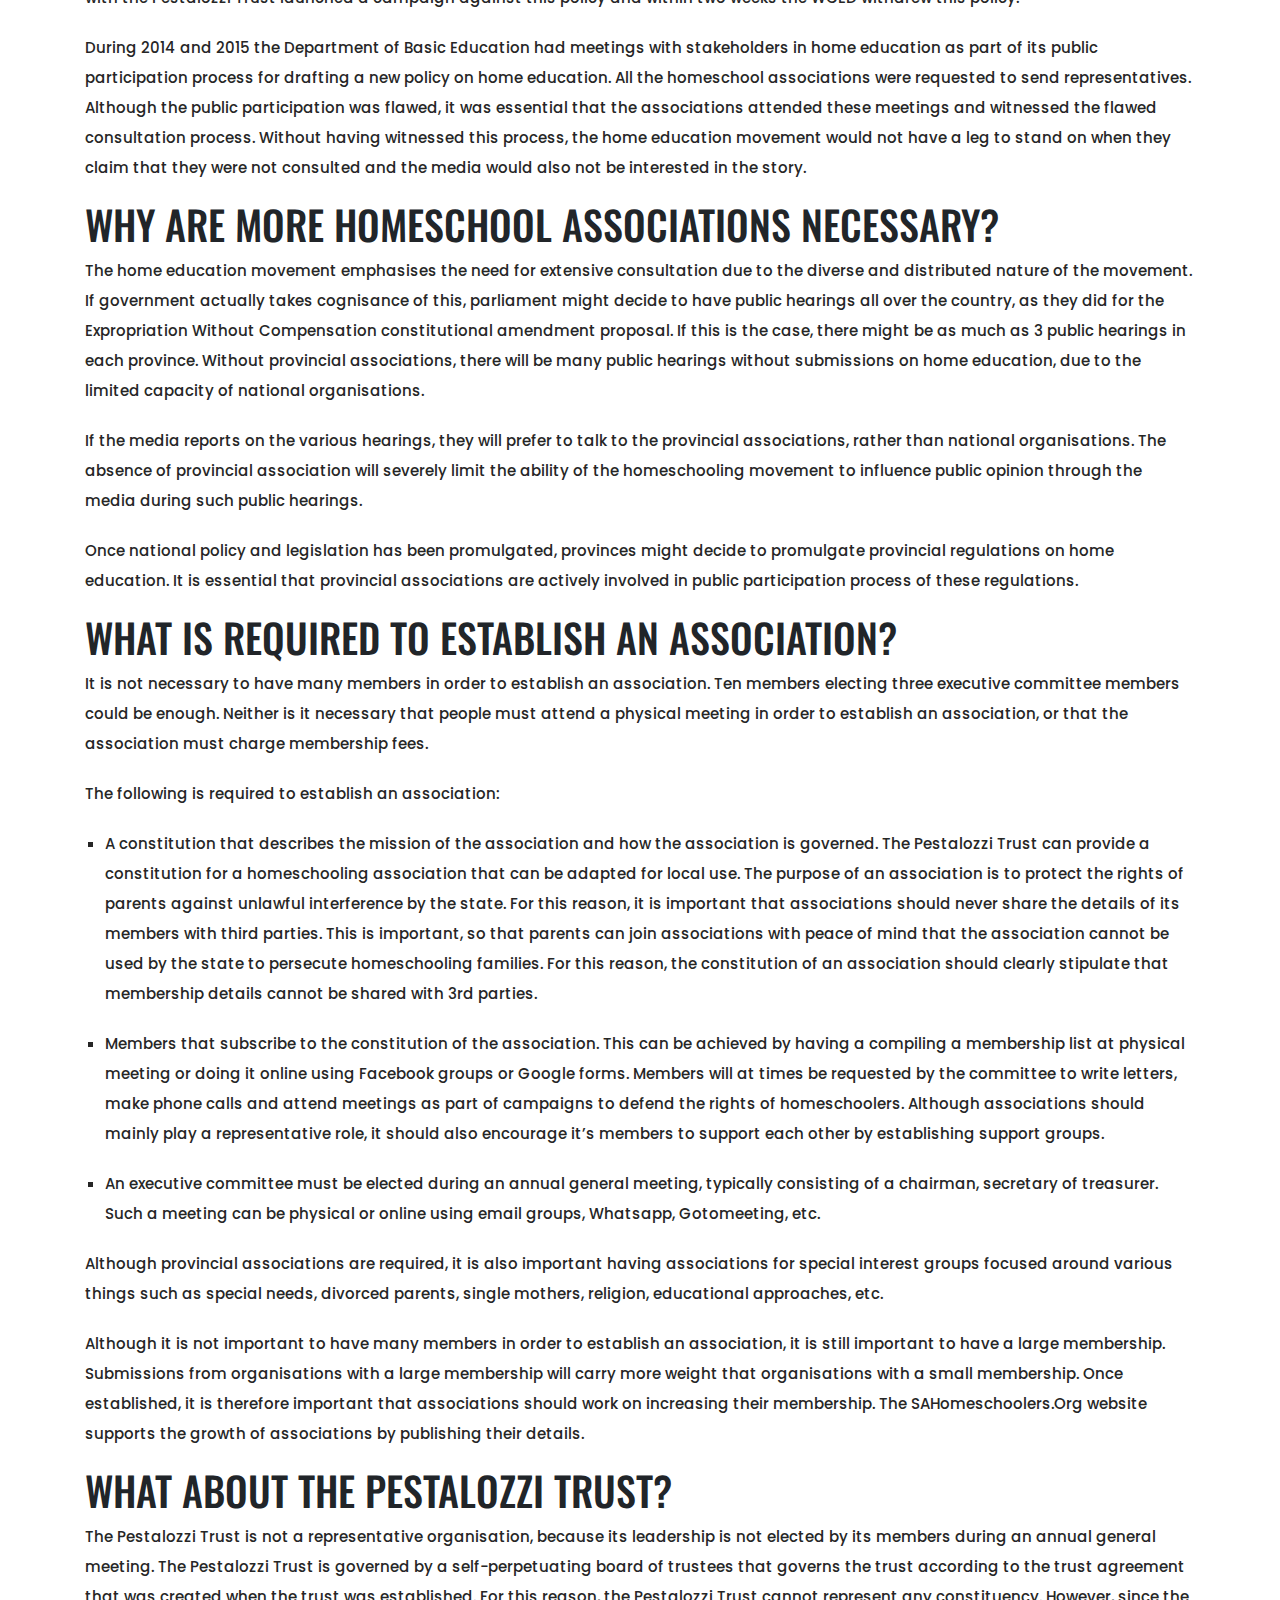
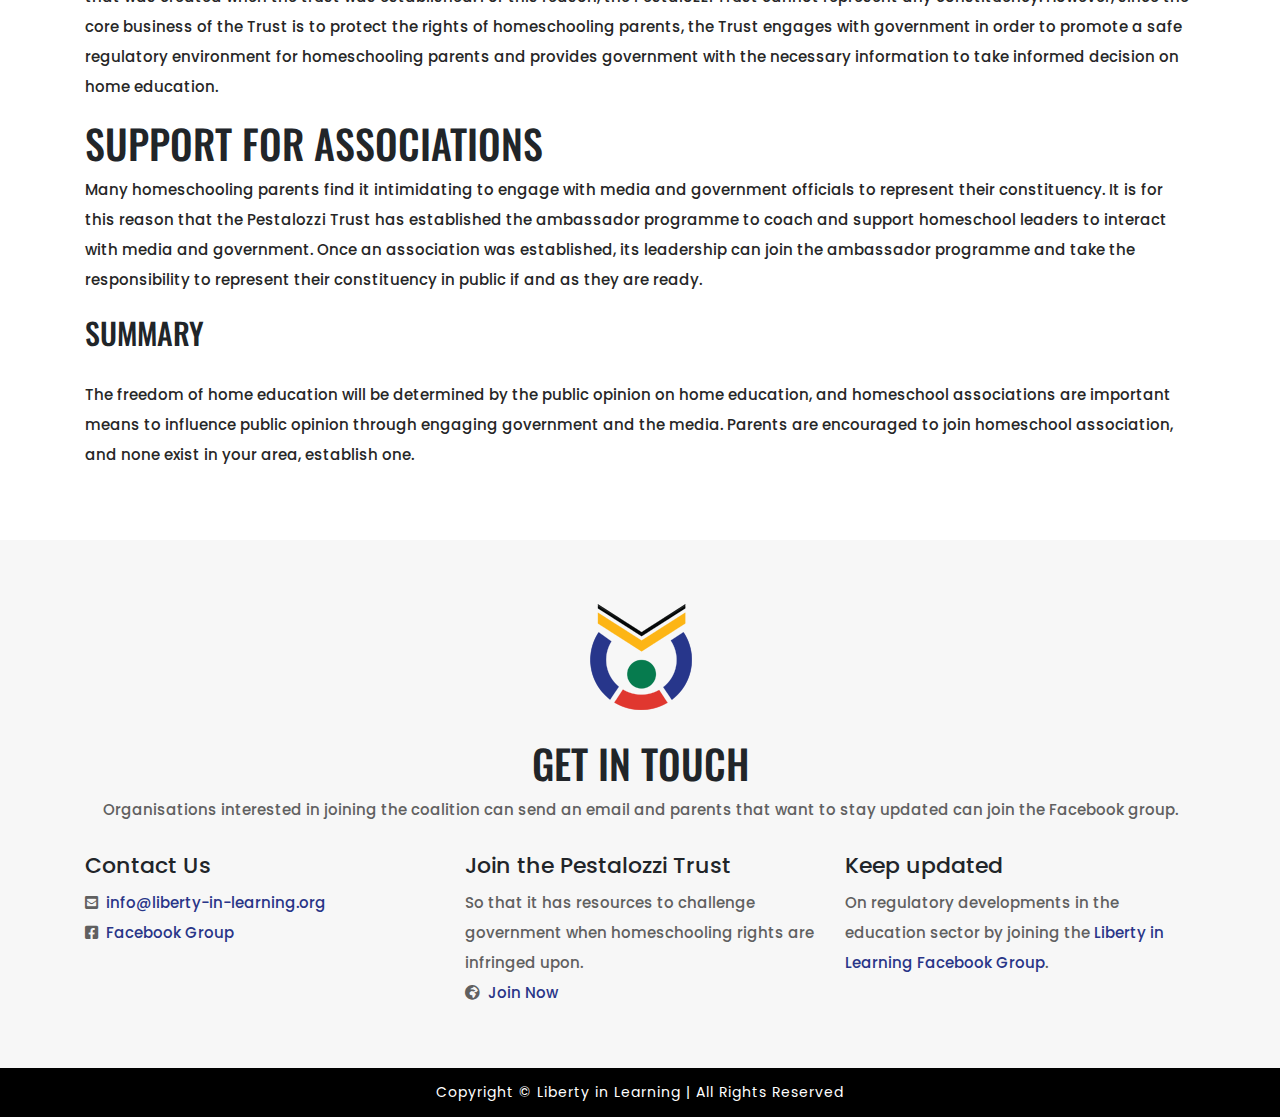
<file: associations.html>
<!doctype html>
<html lang="en">
  <head>
    <!-- meta tags -->
    <meta charset="utf-8">
    <meta http-equiv="X-UA-Compatible" content="IE=edge">
    <meta name="viewport" content="width=device-width, initial-scale=1">
    <meta name="keywords" content="home education liberties, freedom of home education, homeschooling associations, homeschooling, " >
    <meta name="description" content="The freedom of home education is currently being threatened by proposed changes to the SA Schools Act (BELA Bill) and a new policy on home education published in 2018." >
    <link rel='shortcut icon' type='image/x-icon' href='./resources/images/favicon.ico' />
    <!-- title tag -->
    <title>Associations | Liberty in Learning</title>
    <!-- Bootstrap CSS -->
    <link rel="stylesheet" href="./resources/css/bootstrap.min.css">
    <!-- Fontawesome CSS -->
    <link rel="stylesheet" href="./resources/font-awesome/css/all.min.css">
    <!-- Animate CSS -->
    <link rel="stylesheet" href="./resources/css/animate.css">
    <link rel="stylesheet" href="./resources/css/aos.css">
    <!-- Custom CSS -->
    <link rel="stylesheet" href="./resources/css/stylesheet.css">
  </head>
  <body>
    <a class="back_to_top show" id="button_bottom"><i class="fas fa-long-arrow-alt-up"></i></a>
    <div class="container-fluid header-full">
        <div class="container header-container">
            <a href="./" class="logo" title="Liberty in Learning | Home Page">
                <img class="img-fluid" src="./resources/images/logo1.png" alt="Liberty in Learning Logo">
            </a>
            <div class="menu-toggle" onclick="toggleMenu();"></div>
        </div>
        <div class="navigation">
            <ul>
                <li><a href="./">Home</a></li>
                <li><a href="./concerns-of-the-home-education-movement.html">concerns of home education movement</a></li>
                <li><a href="./associations.html" class="active">importance of home education associations</a></li>
                <li><a href="./consensus2015.html">consensus of 2015</a></li>
                <li><a href="./lilcoalition.html">liberty in learning coalition</a></li>
                <li><a href="./constituency-office.html">how to approach your constituency office</a></li>
                <li><a href="./public-hearings.html">lessons from public hearings in the Western Cape</a></li>
                <li><a href="./faq.html">FAQs</a></li>
            </ul>
        </div>
    </div>
    
    <div id="minimal-bootstrap-carousel" class="carousel slide carousel-fade slider-content-style slider-home-one inner-layout-slider">
        <!-- Wrapper for slides -->
        <div class="carousel-inner">
            <div class="carousel-item active slide-1">
                <img class="img-fluid" src="./resources/images/hero.jpg" alt="Liberty in Learning Slider 1">
                <div class="carousel-caption d-none d-sm-block">
                    <div class="container">
                        <div class="box valign-middle">
                            <div class="content text-center">
                                <h3 data-animation="animated fadeInUp">importance of home education associations</h3>
                                <a data-animation="animated fadeInDown" onclick="layoutAutoScroll()" class="thm-btn extend"><i class="fas fa-angle-double-down"></i></a>

                            </div>
                        </div>
                    </div>
                </div>
            </div>
        </div>
        <!-- Controls -->
        <!-- <a class="carousel-control-prev" href="#minimal-bootstrap-carousel" role="button" data-slide="prev">
            <i class="fas fa-long-arrow-alt-left"></i>
            <span class="sr-only">Previous</span>
        </a>
        <a class="carousel-control-next" href="#minimal-bootstrap-carousel" role="button" data-slide="next">
            <i class="fas fa-long-arrow-alt-right"></i>
            <span class="sr-only">Next</span>
        </a> -->
    </div>

    <div class="container-fluid container-layout-full">
        <div class="container">
            <div class="row container-layout-row">
                <div class="col-md-12 col-sm-12 col-xs-12 layout-breadcrums">
                    <p><a href="./"><i class="fas fa-home"></i></a>&nbsp;&nbsp;  > &nbsp;&nbsp;<a href="./associations.html">Importance of home education associations</a></p>
                    <hr>
                </div>
                <div class="col-md-12 col-sm-12 col-xs-12">
                    <h1>The importance of Homeschooling Associations</h1>
                    <p>The freedom of home education is currently being threatened by proposed changes to the SA Schools Act (BELA Bill) and a new policy on home education published in 2018. In order to address these threats, it is important that the homeschooling movement must engage with government and the media through associations. It is thanks to the work of associations that provision was made for home education is the SA Schools Act of 1996.</p>
                    <p>Government generally engages with the public is through representative organisations, such as associations. Only when proposed policy or law is published for public comment does government consider inputs from individuals. An association is an organisation where members of a specific interest group elect an executive committee during an annual general meeting. This committee can then engage with government or the media to represent its members.</p>

                    <h2>What have homeschooling associations achieved this far?</h2>
                    <p>When home education was still very small in the 1994, the Association for Homeschooling was established. Thanks to the activities of this association and the support of the Homeschool Legal Defence Association (HSLDA) in the USA, provision was made for home education in SA Schools Act of 1996. The led to the exponential growth of this movement to about 100 000 home learners in 2017.</p>

                    <p>Since the 1990’s more homeschool associations were established in the Eastern Cape and the Western Cape. These associations engaged with government and the media regularly, but also organised many events and support activities. In 2012 there were signs that government started planning new policy, and in response to this, the Gauteng Homeschool Association was established. There are still no associations in the provinces of Limpopo, Mpumalanga, Northern Cape, North West, Kwazulu Natal and Free State. The Association for Homeschooling tries to represent these provinces occasionally to the best of its ability, but this situation is not ideal.</p>
                        
                    <p>At the beginning of 2014, Western Cape Education Department (WCED), under the leadership of MEC Donald Grant, released a draft policy for home education that proposed draconian measures to restrict the freedom of homeschooling parents. The Cape Home Educators together with the Pestalozzi Trust launched a campaign against this policy and within two weeks the WCED withdrew this policy.</p>

                    <p>During 2014 and 2015 the Department of Basic Education had meetings with stakeholders in home education as part of its public participation process for drafting a new policy on home education. All the homeschool associations were requested to send representatives. Although the public participation was flawed, it was essential that the associations attended these meetings and witnessed the flawed consultation process. Without having witnessed this process, the home education movement would not have a leg to stand on when they claim that they were not consulted and the media would also not be interested in the story.</p>

                    <h2>Why are more homeschool associations necessary? </h2>
                    <p>The home education movement emphasises the need for extensive consultation due to the diverse and distributed nature of the movement. If government actually takes cognisance of this, parliament might decide to have public hearings all over the country, as they did for the Expropriation Without Compensation constitutional amendment proposal. If this is the case, there might be as much as 3 public hearings in each province. Without provincial associations, there will be many public hearings without submissions on home education, due to the limited capacity of national organisations.</p>

                    <p>If the media reports on the various hearings, they will prefer to talk to the provincial associations, rather than national organisations. The absence of provincial association will severely limit the ability of the homeschooling movement to influence public opinion through the media during such public hearings.</p>

                    <p>Once national policy and legislation has been promulgated, provinces might decide to promulgate provincial regulations on home education. It is essential that provincial associations are actively involved in public participation process of these regulations. </p>

                    <h2>What is required to establish an association? </h2>

                    <p>It is not necessary to have many members in order to establish an association. Ten members electing three executive committee members could be enough. Neither is it necessary that people must attend a physical meeting in order to establish an association, or that the association must charge membership fees.</p>

                    <p>The following is required to establish an association:</p>
                    <ul>
                        <li>
                            A constitution that describes the mission of the association and how the association is governed. The Pestalozzi Trust can provide a constitution for a homeschooling association that can be adapted for local use. The purpose of an association is to protect the rights of parents against unlawful interference by the state. For this reason, it is important that associations should never share the details of its members with third parties. This is important, so that parents can join associations with peace of mind that the association cannot be used by the state to persecute homeschooling families. For this reason, the constitution of an association should clearly stipulate that membership details cannot be shared with 3rd parties.</li>
                        <li> Members that subscribe to the constitution of the association. This can be achieved by having a compiling a membership list at physical meeting or doing it online using Facebook groups or Google forms. Members will at times be requested by the committee to write letters, make phone calls and attend meetings as part of campaigns to defend the rights of homeschoolers. Although associations should mainly play a representative role, it should also encourage it’s members to support each other by establishing support groups.</li>
                        <li>An executive committee must be elected during an annual general meeting, typically consisting of a chairman, secretary of treasurer. Such a meeting can be physical or online using email groups, Whatsapp, Gotomeeting, etc.</li>
                    </ul>
                    <p>Although provincial associations are required, it is also important having associations for special interest groups focused around various things such as special needs, divorced parents, single mothers, religion, educational approaches, etc.</p>

                    <p>Although it is not important to have many members in order to establish an association, it is still important to have a large membership. Submissions from organisations with a large membership will carry more weight that organisations with a small membership. Once established, it is therefore important that associations should work on increasing their membership. The SAHomeschoolers.Org website supports the growth of associations by publishing their details.</p>

                    <h2>What about the Pestalozzi Trust?</h2>
                    <p>The Pestalozzi Trust is not a representative organisation, because its leadership is not elected by its members during an annual general meeting. The Pestalozzi Trust is governed by a self-perpetuating board of trustees that governs the trust according to the trust agreement that was created when the trust was established. For this reason, the Pestalozzi Trust cannot represent any constituency. However, since the core business of the Trust is to protect the rights of homeschooling parents, the Trust engages with government in order to promote a safe regulatory environment for homeschooling parents and provides government with the necessary information to take informed decision on home education.</p>

                    <h2>Support for associations</h2>

                    <p>Many homeschooling parents find it intimidating to engage with media and government officials to represent their constituency. It is for this reason that the Pestalozzi Trust has established the ambassador programme to coach and support homeschool leaders to interact with media and government. Once an association was established, its leadership can join the ambassador programme and take the responsibility to represent their constituency in public if and as they are ready.</p>

                    <h3>Summary</h3>

                    <p>The freedom of home education will be determined by the public opinion on home education, and homeschool associations are important means to influence public opinion through engaging government and the media. Parents are encouraged to join homeschool association, and none exist in your area, establish one.</p>
                </div>
            </div>
        </div>
    </div>

    <div class="container-fluid container-footer-full">
        <div class="container">
            <div class="row container-footer-row">
                <div class="col-md-12 col-sm-12 col-xs-12 text-center">
                    <div class="container-footer-title">
                        <p><img class="img-fluid" src="./resources/images/logo-full.png" alt="Liberty in Learning"></p><br>
                        <h2>GET IN TOUCH</h2>
                        <p>Organisations interested in joining the coalition can send an email and parents that want to stay updated can join the Facebook group.</p>
                        <br>
                    </div>
                    <p></p>
                </div>
                <div class="col-md-4 col-sm-12 col-xs-12">
                    <h3>Contact Us</h3>
                    <!-- <p><i class="fas fa-phone-square-alt"></i>&nbsp;&nbsp;<a href="tel:01234 567891" title="Click to call">01234 567891</a></p> -->
                    <p><i class="fas fa-envelope-square"></i>&nbsp;&nbsp;<a href="mailto:info@liberty-in-learning.org" title="Click to mail">info@liberty-in-learning.org</a></p>
                    <p><i class="fab fa-facebook-square"></i>&nbsp;&nbsp;<a href="https://www.facebook.com/groups/libertyinlearning/" title="Click to visit">Facebook Group</a></p>
                </div>
                <div class="col-md-4 col-sm-12 col-xs-12">
                    <h3>Join the Pestalozzi Trust</h3>
                    <p>So that it has resources to challenge government when homeschooling rights are infringed upon.</p>
                    <p><i class="fas fa-globe-africa"></i>&nbsp;&nbsp;<a href="https://pestalozzi.org/" title="Click to visit">Join Now</a></p>
                </div>
                <div class="col-md-4 col-sm-12 col-xs-12">
                    <h3>Keep updated</h3>
                    <p>On regulatory developments in the education sector by joining the <a href="https://www.facebook.com/groups/libertyinlearning/" title="Click to visit">Liberty in Learning Facebook Group</a>.</p>
                </div>
            </div>
        </div>
    </div>



    <div class="container-fluid copyright-full">
        <div class="container">
            <div class="row copyright-row">
                <div class="col-md-12 col-sm-12 col-xs-12">
                    <p>Copyright &copy; </span> Liberty in Learning | All Rights Reserved</p>
                </div>
            </div>
        </div>
    </div>

    <script src="./resources/js/jquery-3.4.1.slim.min.js"></script>
    <script src="./resources/js/popper.min.js"></script>
    <script src="./resources/js/bootstrap.min.js"></script>
    <script src="./resources/js/jarallax.min.js"></script>
    <script src="./resources/js/zenscroll.js"></script>
    <script>
        function toggleMenu() {
            const menuToggle = document.querySelector('.menu-toggle');
            const navigation = document.querySelector('.navigation');
            const body = document.querySelector('body');
            menuToggle.classList.toggle('active');
            navigation.classList.toggle('active');
            body.classList.toggle('nav-open');
        }
        
        if(/MSIE \d|Trident.*rv:/.test(navigator.userAgent)){

        } else {
            // $('.carousel-item').jarallax({ speed: 0.6 });
        }

        "use strict";
        (function($) {


            function bootstrapAnimatedLayer() {

                function doAnimations(elems) {
                    var animEndEv = "webkitAnimationEnd animationend";

                    elems.each(function() {
                        var $this = $(this),
                            $animationType = $this.data("animation");
                        $this.addClass($animationType).one(animEndEv, function() {
                            $this.removeClass($animationType);
                        });
                    });
                }

                var $myCarousel = $("#minimal-bootstrap-carousel"),
                    $firstAnimatingElems = $myCarousel
                    .find(".carousel-item:first")
                    .find("[data-animation ^= 'animated']");

                $myCarousel.carousel();

                doAnimations($firstAnimatingElems);

                $myCarousel.on("slide.bs.carousel", function(e) {
                    var $animatingElems = $(e.relatedTarget).find(
                        "[data-animation ^= 'animated']"
                    );
                    doAnimations($animatingElems);
                });
            }

            bootstrapAnimatedLayer();

        })($);

        function layoutAutoScroll() {

            if (window.innerWidth > 768) {

                var headerHeightAccoScreen = document.querySelector('.header-container').offsetHeight;

                var sliderHeightAccoScreen = document.getElementById("minimal-bootstrap-carousel").offsetHeight;

                var newHeight = sliderHeightAccoScreen + headerHeightAccoScreen;

                setTimeout(function(){

                    window.zenscroll.toY(newHeight, 1000);

                }, 100);

            };

        }

        var getYear = new Date().getFullYear();
        document.getElementById('getYear').innerHTML = getYear;
    </script>
    <script>
        
        var btn = $('#button_bottom');

        $(window).scroll(function() {
            if ($(window).scrollTop() > 300) {
                btn.addClass('show');
            } else {
                btn.removeClass('show');
            }
        });

        btn.on('click', function(e) {
            e.preventDefault();
            $('html, body').animate({ scrollTop: 5 }, '300');
        });

        $( document ).ready(function() {
            setTimeout(() => {
                $('.thm-btn.extend').addClass('kayframeAnimate');
            }, 3000);
        });

        $('.thm-btn.extend').click(function () {
            $(this).removeClass('kayframeAnimate');
        });
    </script>
  </body>
</html>
</file>
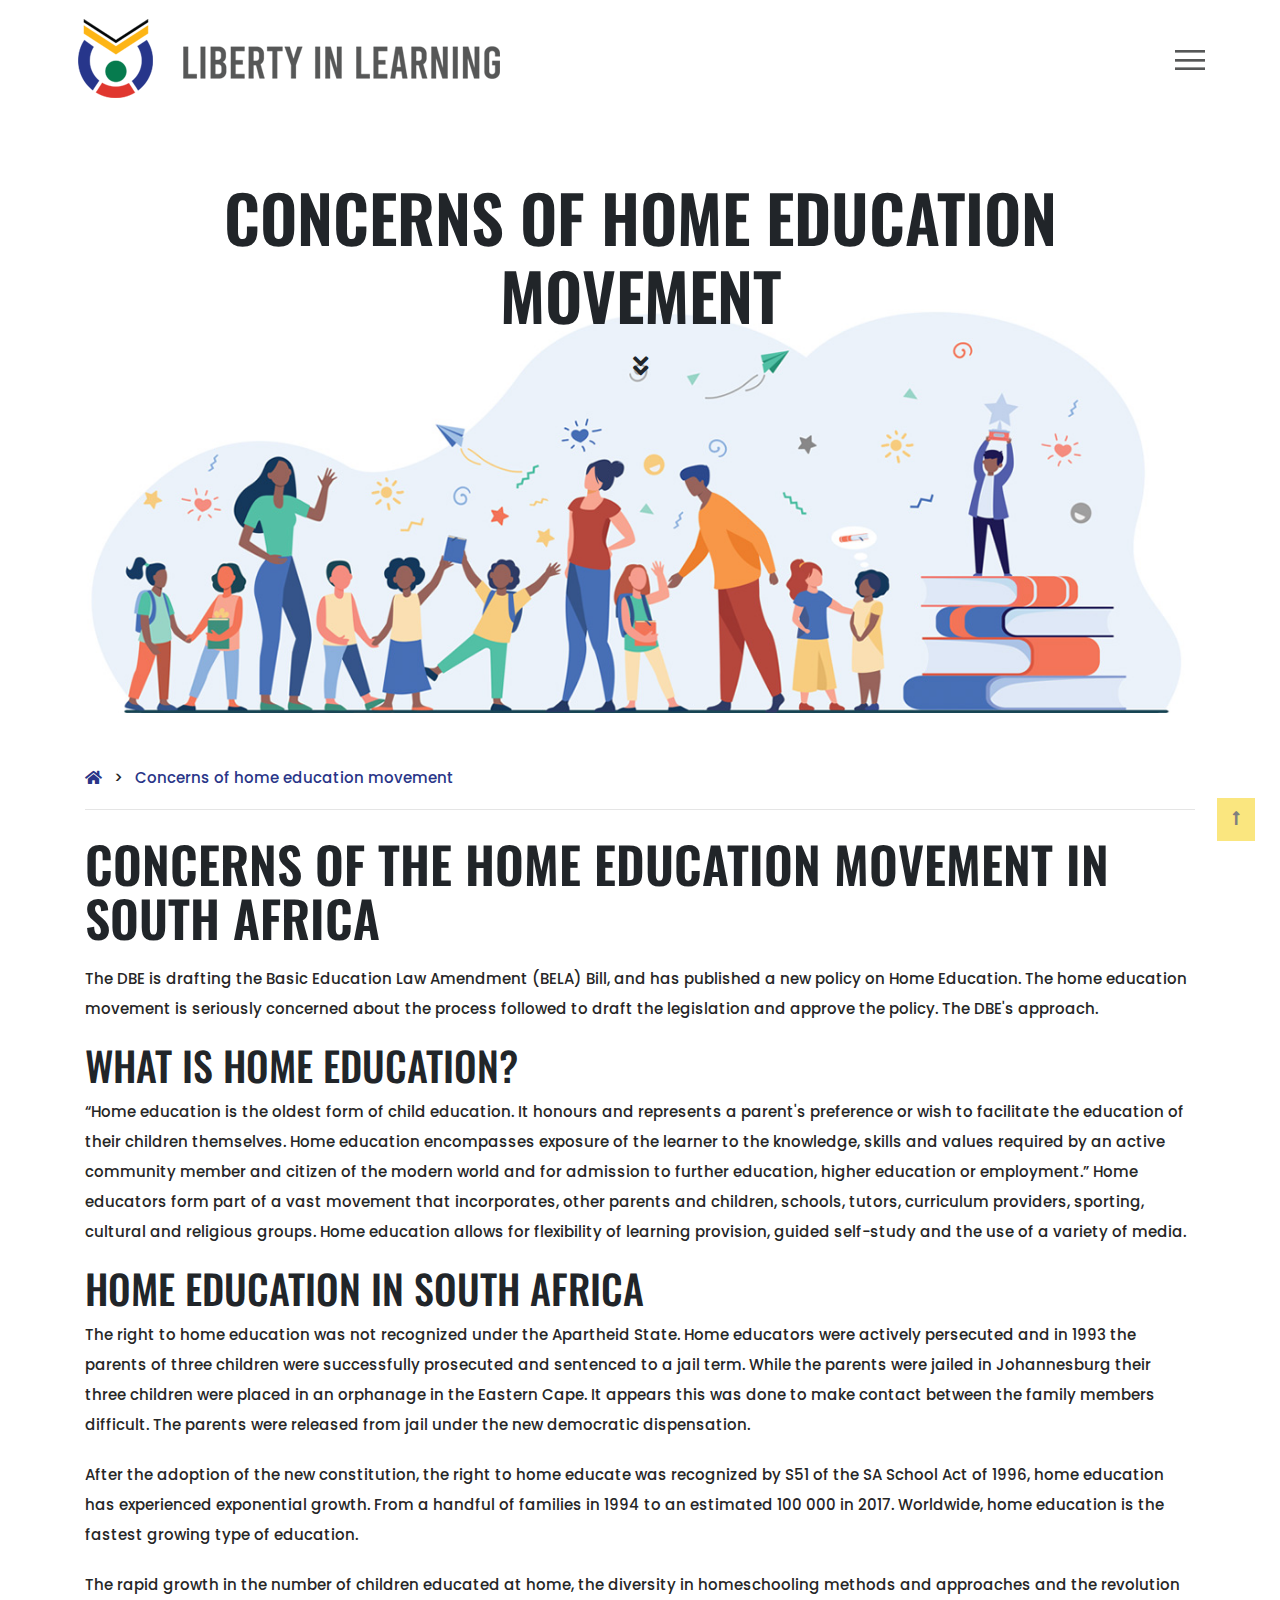
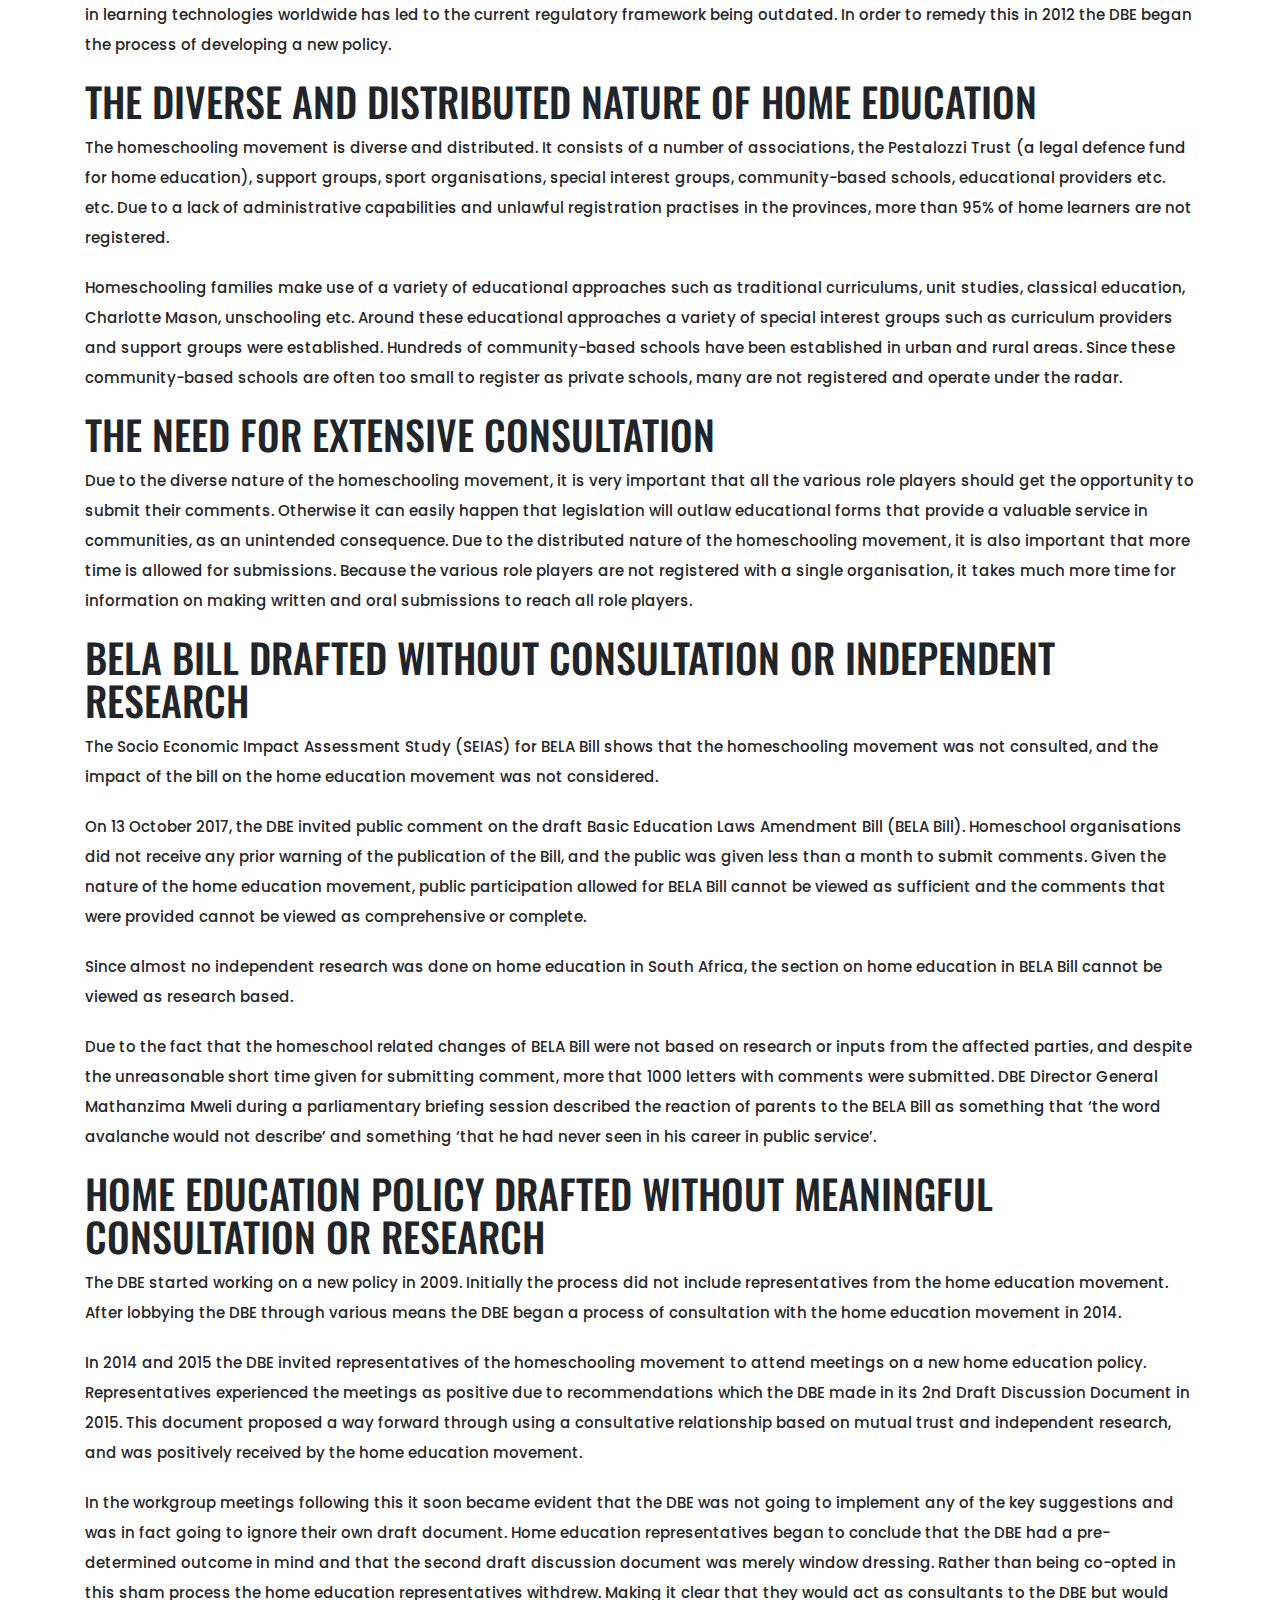
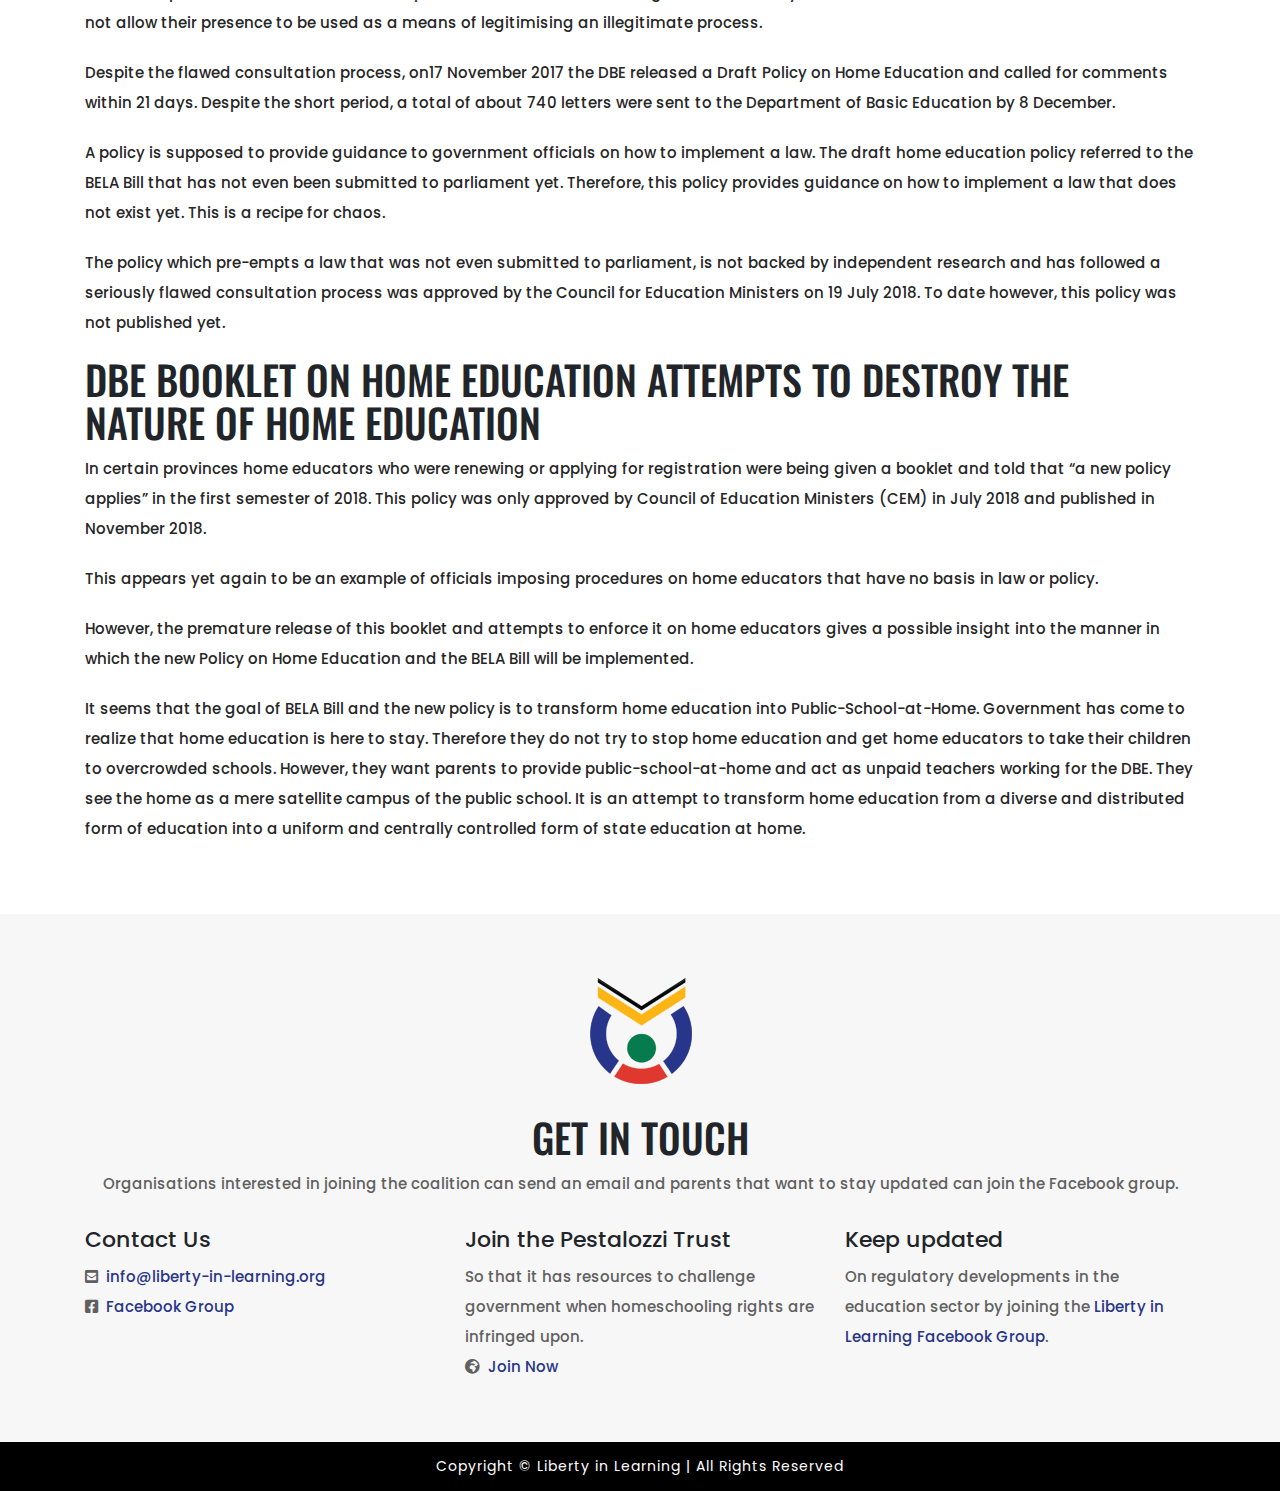
<file: concerns-of-the-home-education-movement.html>
<!doctype html>
<html lang="en">
  <head>
    <!-- meta tags -->
    <meta charset="utf-8">
    <meta http-equiv="X-UA-Compatible" content="IE=edge">
    <meta name="viewport" content="width=device-width, initial-scale=1">
    <meta name="keywords" content="home education liberties, freedom of home education, homeschooling associations, homeschooling, " >
    <meta name="description" content="Home education is the oldest form of child education. It honours and represents a parent's preference or wish to facilitate the education of their children themselves" >
    <link rel='shortcut icon' type='image/x-icon' href='./resources/images/favicon.ico' />
    <!-- title tag -->
    <title>Concerns of the home education | Liberty in Learning</title>
    <!-- Bootstrap CSS -->
    <link rel="stylesheet" href="./resources/css/bootstrap.min.css">
    <!-- Fontawesome CSS -->
    <link rel="stylesheet" href="./resources/font-awesome/css/all.min.css">
    <!-- Animate CSS -->
    <link rel="stylesheet" href="./resources/css/animate.css">
    <link rel="stylesheet" href="./resources/css/aos.css">
    <!-- Custom CSS -->
    <link rel="stylesheet" href="./resources/css/stylesheet.css">
  </head>
  <body>
    <a class="back_to_top show" id="button_bottom"><i class="fas fa-long-arrow-alt-up"></i></a>
    <div class="container-fluid header-full">
        <div class="container header-container">
            <a href="./" class="logo" title="Liberty in Learning | Home Page">
                <img class="img-fluid" src="./resources/images/logo1.png" alt="Liberty in Learning Logo">
            </a>
            <div class="menu-toggle" onclick="toggleMenu();"></div>
        </div>
        <div class="navigation">
            <ul>
                <li><a href="./">Home</a></li>
                <li><a href="./concerns-of-the-home-education-movement.html" class="active">concerns of home education movement</a></li>
                <li><a href="./associations.html">importance of home education associations</a></li>
                <li><a href="./consensus2015.html">consensus of 2015</a></li>
                <li><a href="./lilcoalition.html">liberty in learning coalition</a></li>
                <li><a href="./constituency-office.html">how to approach your constituency office</a></li>
                <li><a href="./public-hearings.html">lessons from public hearings in the Western Cape</a></li>
                <li><a href="./faq.html">FAQs</a></li>
            </ul>
        </div>
    </div>
    
    <div id="minimal-bootstrap-carousel" class="carousel slide carousel-fade slider-content-style slider-home-one inner-layout-slider">
        <!-- Wrapper for slides -->
        <div class="carousel-inner">
            <div class="carousel-item active slide-1">
                <img class="img-fluid" src="./resources/images/hero.jpg" alt="Liberty in Learning Slider 1">
                <div class="carousel-caption d-none d-sm-block">
                    <div class="container">
                        <div class="box valign-middle">
                            <div class="content text-center">
                                <h3 data-animation="animated fadeInUp">concerns of home education movement</h3>
                                <a data-animation="animated fadeInDown" onclick="layoutAutoScroll()" class="thm-btn extend"><i class="fas fa-angle-double-down"></i></a>

                            </div>
                        </div>
                    </div>
                </div>
            </div>
        </div>
        <!-- Controls -->
        <!-- <a class="carousel-control-prev" href="#minimal-bootstrap-carousel" role="button" data-slide="prev">
            <i class="fas fa-long-arrow-alt-left"></i>
            <span class="sr-only">Previous</span>
        </a>
        <a class="carousel-control-next" href="#minimal-bootstrap-carousel" role="button" data-slide="next">
            <i class="fas fa-long-arrow-alt-right"></i>
            <span class="sr-only">Next</span>
        </a> -->
    </div>

    <div class="container-fluid container-layout-full">
        <div class="container">
            <div class="row container-layout-row">
                <div class="col-md-12 col-sm-12 col-xs-12 layout-breadcrums">
                    <p><a href="./"><i class="fas fa-home"></i></a>&nbsp;&nbsp;  > &nbsp;&nbsp;<a href="./concerns-of-the-home-education-movement.html">Concerns of home education movement</a></p>
                    <hr>
                </div>
                <div class="col-md-12 col-sm-12 col-xs-12">
                    <h1>Concerns of the home education movement in South Africa</h1>
                    <p>The DBE is drafting the Basic Education Law Amendment (BELA) Bill, and has published a new policy on Home Education. The home education movement is seriously concerned about the process followed to draft the legislation and approve the policy. The DBE's approach.</p>
                    <h2>What is Home Education?</h2>
                    <p>“Home education is the oldest form of child education. It honours and represents a parent's preference or wish to facilitate the education of their children themselves. Home education encompasses exposure of the learner to the knowledge, skills and values required by an active community member and citizen of the modern world and for admission to further education, higher education or employment.” Home educators form part of a vast movement that incorporates, other parents and children, schools, tutors, curriculum providers, sporting, cultural and religious groups. Home education allows for flexibility of learning provision, guided self-study and the use of a variety of media.</p>
                    <h2>Home Education in South Africa</h2>
                    <p>The right to home education was not recognized under the Apartheid State. Home educators were actively persecuted and in 1993 the parents of three children were successfully prosecuted and sentenced to a jail term. While the parents were jailed in Johannesburg their three children were placed in an orphanage in the Eastern Cape. It appears this was done to make contact between the family members difficult. The parents were released from jail under the new democratic dispensation.</p>

                    <p>After the adoption of the new constitution, the right to home educate was recognized by S51 of the SA School Act of 1996, home education has experienced exponential growth. From a handful of families in 1994 to an estimated 100 000 in 2017. Worldwide, home education is the fastest growing type of education.</p>
                        
                    <p>The rapid growth in the number of children educated at home, the diversity in homeschooling methods and approaches and the revolution in learning technologies worldwide has led to the current regulatory framework being outdated. In order to remedy this in 2012 the DBE began the process of developing a new policy.</p>

                    <h2>The diverse and distributed nature of home education</h2>
                    <p>The homeschooling movement is diverse and distributed. It consists of a number of associations, the Pestalozzi Trust (a legal defence fund for home education), support groups, sport organisations, special interest groups, community-based schools, educational providers etc. etc. Due to a lack of administrative capabilities and unlawful registration practises in the provinces, more than 95% of home learners are not registered.</p>

                    <p>Homeschooling families make use of a variety of educational approaches such as traditional curriculums, unit studies, classical education, Charlotte Mason, unschooling etc. Around these educational approaches a variety of special interest groups such as curriculum providers and support groups were established. Hundreds of community-based schools have been established in urban and rural areas. Since these community-based schools are often too small to register as private schools, many are not registered and operate under the radar.</p>

                    <h2>The need for extensive consultation</h2>

                    <p>Due to the diverse nature of the homeschooling movement, it is very important that all the various role players should get the opportunity to submit their comments. Otherwise it can easily happen that legislation will outlaw educational forms that provide a valuable service in communities, as an unintended consequence. Due to the distributed nature of the homeschooling movement, it is also important that more time is allowed for submissions. Because the various role players are not registered with a single organisation, it takes much more time for information on making written and oral submissions to reach all role players.</p>

                    <h2>BELA Bill drafted without consultation or independent research</h2>

                    <p>The Socio Economic Impact Assessment Study (SEIAS) for BELA Bill shows that the homeschooling movement was not consulted, and the impact of the bill on the home education movement was not considered.</p>

                    <p>On 13 October 2017, the DBE invited public comment on the draft Basic Education Laws Amendment Bill (BELA Bill). Homeschool organisations did not receive any prior warning of the publication of the Bill, and the public was given less than a month to submit comments. Given the nature of the home education movement, public participation allowed for BELA Bill cannot be viewed as sufficient and the comments that were provided cannot be viewed as comprehensive or complete.</p>
                        
                    <p>Since almost no independent research was done on home education in South Africa, the section on home education in BELA Bill cannot be viewed as research based.</p>

                    <p>Due to the fact that the homeschool related changes of BELA Bill were not based on research or inputs from the affected parties, and despite the unreasonable short time given for submitting comment, more that 1000 letters with comments were submitted. DBE Director General Mathanzima Mweli during a parliamentary briefing session described the reaction of parents to the BELA Bill as something that ‘the word avalanche would not describe’ and something ‘that he had never seen in his career in public service’.</p>

                    <h2>Home Education Policy drafted without meaningful consultation or research</h2>

                    <p>The DBE started working on a new policy in 2009. Initially the process did not include representatives from the home education movement. After lobbying the DBE through various means the DBE began a process of consultation with the home education movement in 2014.</p>

                    <p>In 2014 and 2015 the DBE invited representatives of the homeschooling movement to attend meetings on a new home education policy. Representatives experienced the meetings as positive due to recommendations which the DBE made in its 2nd Draft Discussion Document in 2015. This document proposed a way forward through using a consultative relationship based on mutual trust and independent research, and was positively received by the home education movement.</p>

                    <p>In the workgroup meetings following this it soon became evident that the DBE was not going to implement any of the key suggestions and was in fact going to ignore their own draft document. Home education representatives began to conclude that the DBE had a pre-determined outcome in mind and that the second draft discussion document was merely window dressing. Rather than being co-opted in this sham process the home education representatives withdrew. Making it clear that they would act as consultants to the DBE but would not allow their presence to be used as a means of legitimising an illegitimate process.</p>

                    <p>Despite the flawed consultation process, on17 November 2017 the DBE released a Draft Policy on Home Education and called for comments within 21 days. Despite the short period, a total of about 740 letters were sent to the Department of Basic Education by 8 December.</p>

                    <p>A policy is supposed to provide guidance to government officials on how to implement a law. The draft home education policy referred to the BELA Bill that has not even been submitted to parliament yet. Therefore, this policy provides guidance on how to implement a law that does not exist yet. This is a recipe for chaos.</p>

                    <p>The policy which pre-empts a law that was not even submitted to parliament, is not backed by independent research and has followed a seriously flawed consultation process was approved by the Council for Education Ministers on 19 July 2018. To date however, this policy was not published yet.</p>

                    <h2>DBE Booklet on home education attempts to destroy the nature of home education</h2>

                    <p>In certain provinces home educators who were renewing or applying for registration were being given a booklet and told that “a new policy applies” in the first semester of 2018. This policy was only approved by Council of Education Ministers (CEM) in July 2018 and published in November 2018.</p>

                    <p>This appears yet again to be an example of officials imposing procedures on home educators that have no basis in law or policy.</p>

                    <p>However, the premature release of this booklet and attempts to enforce it on home educators gives a possible insight into the manner in which the new Policy on Home Education and the BELA Bill will be implemented.</p>

                    <p>It seems that the goal of BELA Bill and the new policy is to transform home education into Public-School-at-Home. Government has come to realize that home education is here to stay. Therefore they do not try to stop home education and get home educators to take their children to overcrowded schools. However, they want parents to provide public-school-at-home and act as unpaid teachers working for the DBE. They see the home as a mere satellite campus of the public school. It is an attempt to transform home education from a diverse and distributed form of education into a uniform and centrally controlled form of state education at home.</p>

                    <!-- <h2>What the home education movement wants</h2>

                    <p>The home education movement wants to be treated fairly, just like others groups in society. This means:</p>
                    <ul>
                        <li>No legislation or policy is drafted without the availability of independent research.</li>
                        <li>No legislation or policy is drafted without extensive public participation. Due to the diverse and distributed nature of home education, the traditional publication in the gazette and allowing 30 days for comments is not sufficient.</li>
                        <li>The drafting of legislation is done in the correct order. First national legislation, then policy and then booklets explaining the policy.</li>
                    </ul> -->
                </div>
            </div>
        </div>
    </div>

    <div class="container-fluid container-footer-full">
        <div class="container">
            <div class="row container-footer-row">
                <div class="col-md-12 col-sm-12 col-xs-12 text-center">
                    <div class="container-footer-title">
                        <p><img class="img-fluid" src="./resources/images/logo-full.png" alt="Liberty in Learning"></p><br>
                        <h2>GET IN TOUCH</h2>
                        <p>Organisations interested in joining the coalition can send an email and parents that want to stay updated can join the Facebook group.</p>
                        <br>
                    </div>
                    <p></p>
                </div>
                <div class="col-md-4 col-sm-12 col-xs-12">
                    <h3>Contact Us</h3>
                    <!-- <p><i class="fas fa-phone-square-alt"></i>&nbsp;&nbsp;<a href="tel:01234 567891" title="Click to call">01234 567891</a></p> -->
                    <p><i class="fas fa-envelope-square"></i>&nbsp;&nbsp;<a href="mailto:info@liberty-in-learning.org" title="Click to mail">info@liberty-in-learning.org</a></p>
                    <p><i class="fab fa-facebook-square"></i>&nbsp;&nbsp;<a href="https://www.facebook.com/groups/libertyinlearning/" title="Click to visit">Facebook Group</a></p>
                </div>
                <div class="col-md-4 col-sm-12 col-xs-12">
                    <h3>Join the Pestalozzi Trust</h3>
                    <p>So that it has resources to challenge government when homeschooling rights are infringed upon.</p>
                    <p><i class="fas fa-globe-africa"></i>&nbsp;&nbsp;<a href="https://pestalozzi.org/" title="Click to visit">Join Now</a></p>
                </div>
                <div class="col-md-4 col-sm-12 col-xs-12">
                    <h3>Keep updated</h3>
                    <p>On regulatory developments in the education sector by joining the <a href="https://www.facebook.com/groups/libertyinlearning/" title="Click to visit">Liberty in Learning Facebook Group</a>.</p>
                </div>
            </div>
        </div>
    </div>



    <div class="container-fluid copyright-full">
        <div class="container">
            <div class="row copyright-row">
                <div class="col-md-12 col-sm-12 col-xs-12">
                    <p>Copyright &copy; </span> Liberty in Learning | All Rights Reserved</p>
                </div>
            </div>
        </div>
    </div>

    <script src="./resources/js/jquery-3.4.1.slim.min.js"></script>
    <script src="./resources/js/popper.min.js"></script>
    <script src="./resources/js/bootstrap.min.js"></script>
    <script src="./resources/js/jarallax.min.js"></script>
    <script src="./resources/js/zenscroll.js"></script>
    <script>
        function toggleMenu() {
            const menuToggle = document.querySelector('.menu-toggle');
            const navigation = document.querySelector('.navigation');
            const body = document.querySelector('body');
            menuToggle.classList.toggle('active');
            navigation.classList.toggle('active');
            body.classList.toggle('nav-open');
        }

        if(/MSIE \d|Trident.*rv:/.test(navigator.userAgent)){

        } else {
            // $('.carousel-item').jarallax({ speed: 0.6 });
        }

        "use strict";
        (function($) {


            function bootstrapAnimatedLayer() {

                function doAnimations(elems) {
                    var animEndEv = "webkitAnimationEnd animationend";

                    elems.each(function() {
                        var $this = $(this),
                            $animationType = $this.data("animation");
                        $this.addClass($animationType).one(animEndEv, function() {
                            $this.removeClass($animationType);
                        });
                    });
                }

                var $myCarousel = $("#minimal-bootstrap-carousel"),
                    $firstAnimatingElems = $myCarousel
                    .find(".carousel-item:first")
                    .find("[data-animation ^= 'animated']");

                $myCarousel.carousel();

                doAnimations($firstAnimatingElems);

                $myCarousel.on("slide.bs.carousel", function(e) {
                    var $animatingElems = $(e.relatedTarget).find(
                        "[data-animation ^= 'animated']"
                    );
                    doAnimations($animatingElems);
                });
            }

            bootstrapAnimatedLayer();

        })($);

        function layoutAutoScroll() {

            if (window.innerWidth > 768) {

                var headerHeightAccoScreen = document.querySelector('.header-container').offsetHeight;

                var sliderHeightAccoScreen = document.getElementById("minimal-bootstrap-carousel").offsetHeight;

                var newHeight = sliderHeightAccoScreen + headerHeightAccoScreen;

                setTimeout(function(){

                    window.zenscroll.toY(newHeight, 1000);

                }, 100);

            };

        }

        var getYear = new Date().getFullYear();
        document.getElementById('getYear').innerHTML = getYear;
    </script>
    <script>

        var btn = $('#button_bottom');

        $(window).scroll(function() {
            if ($(window).scrollTop() > 300) {
                btn.addClass('show');
            } else {
                btn.removeClass('show');
            }
        });

        btn.on('click', function(e) {
            e.preventDefault();
            $('html, body').animate({ scrollTop: 5 }, '300');
        });

        $( document ).ready(function() {
            setTimeout(() => {
                $('.thm-btn.extend').addClass('kayframeAnimate');
            }, 3000);
        });

        $('.thm-btn.extend').click(function () {
            $(this).removeClass('kayframeAnimate');
        });
    </script>
  </body>
</html>
</file>
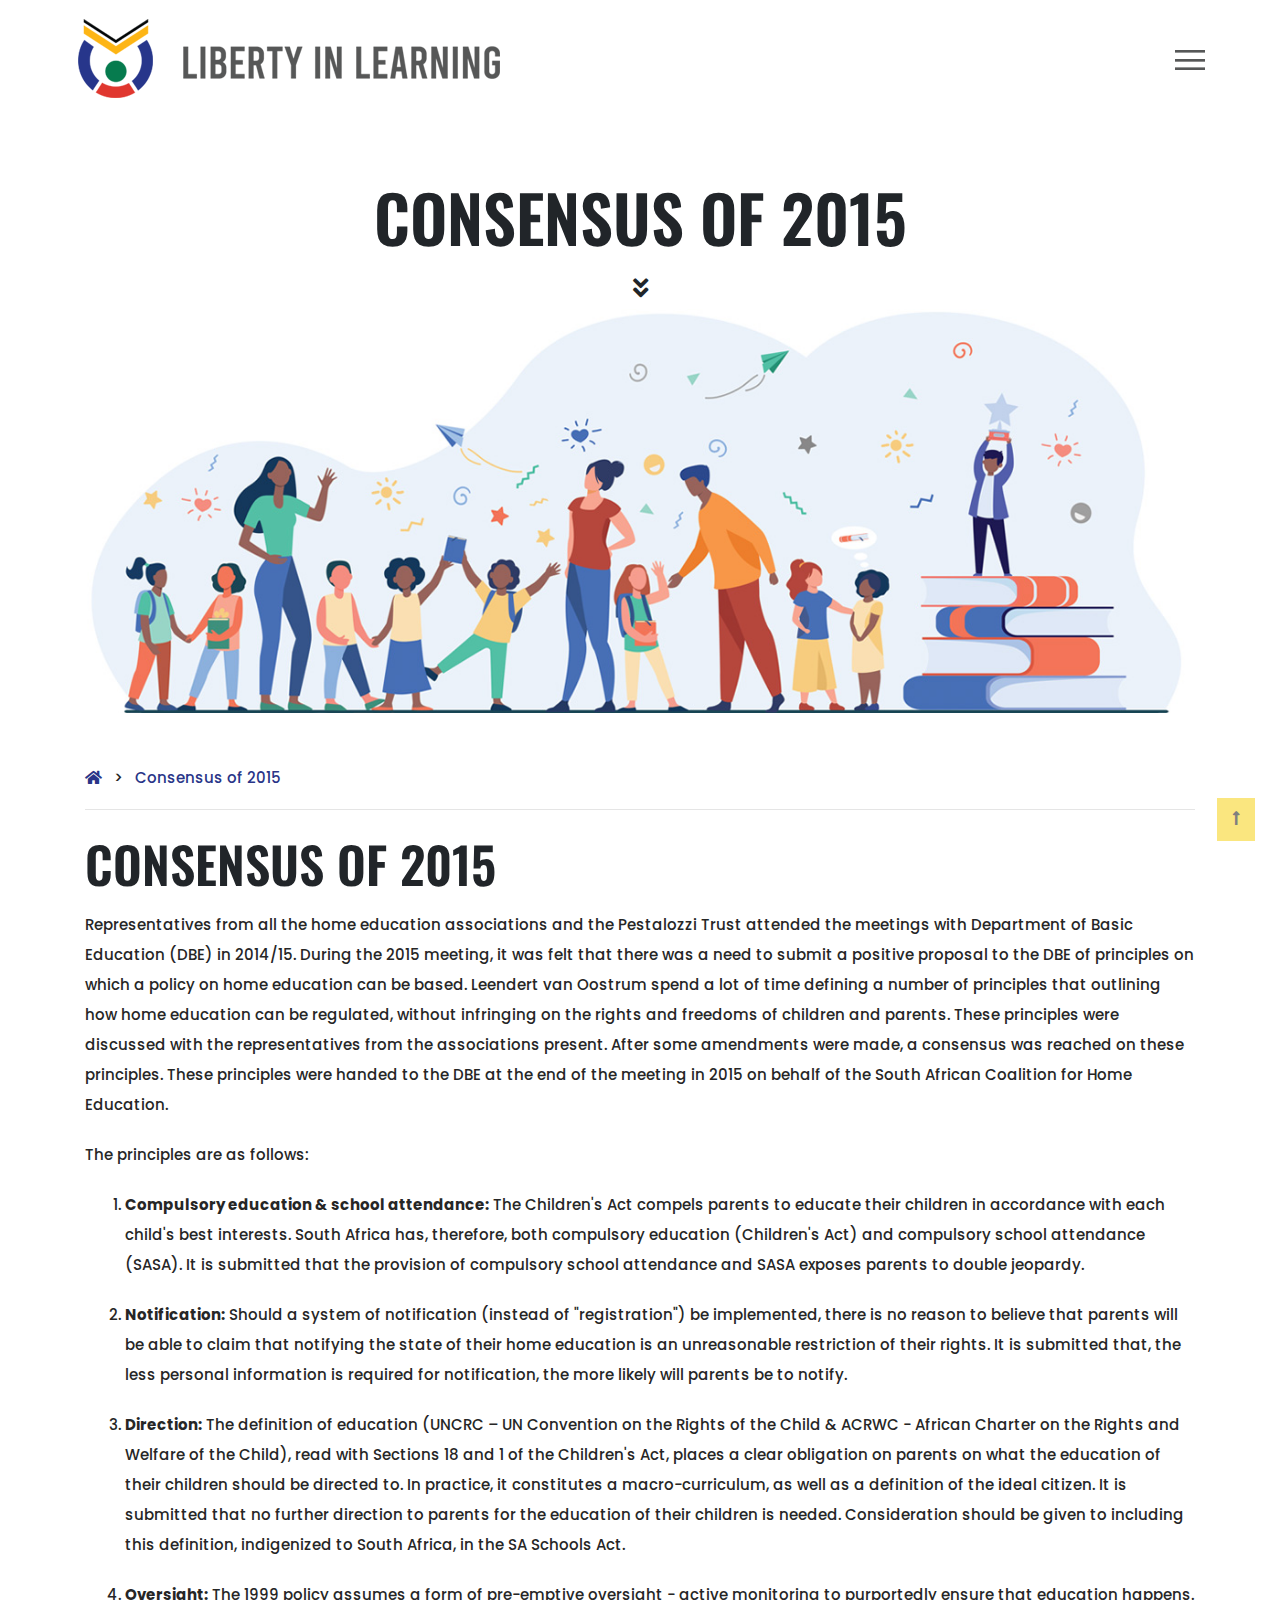
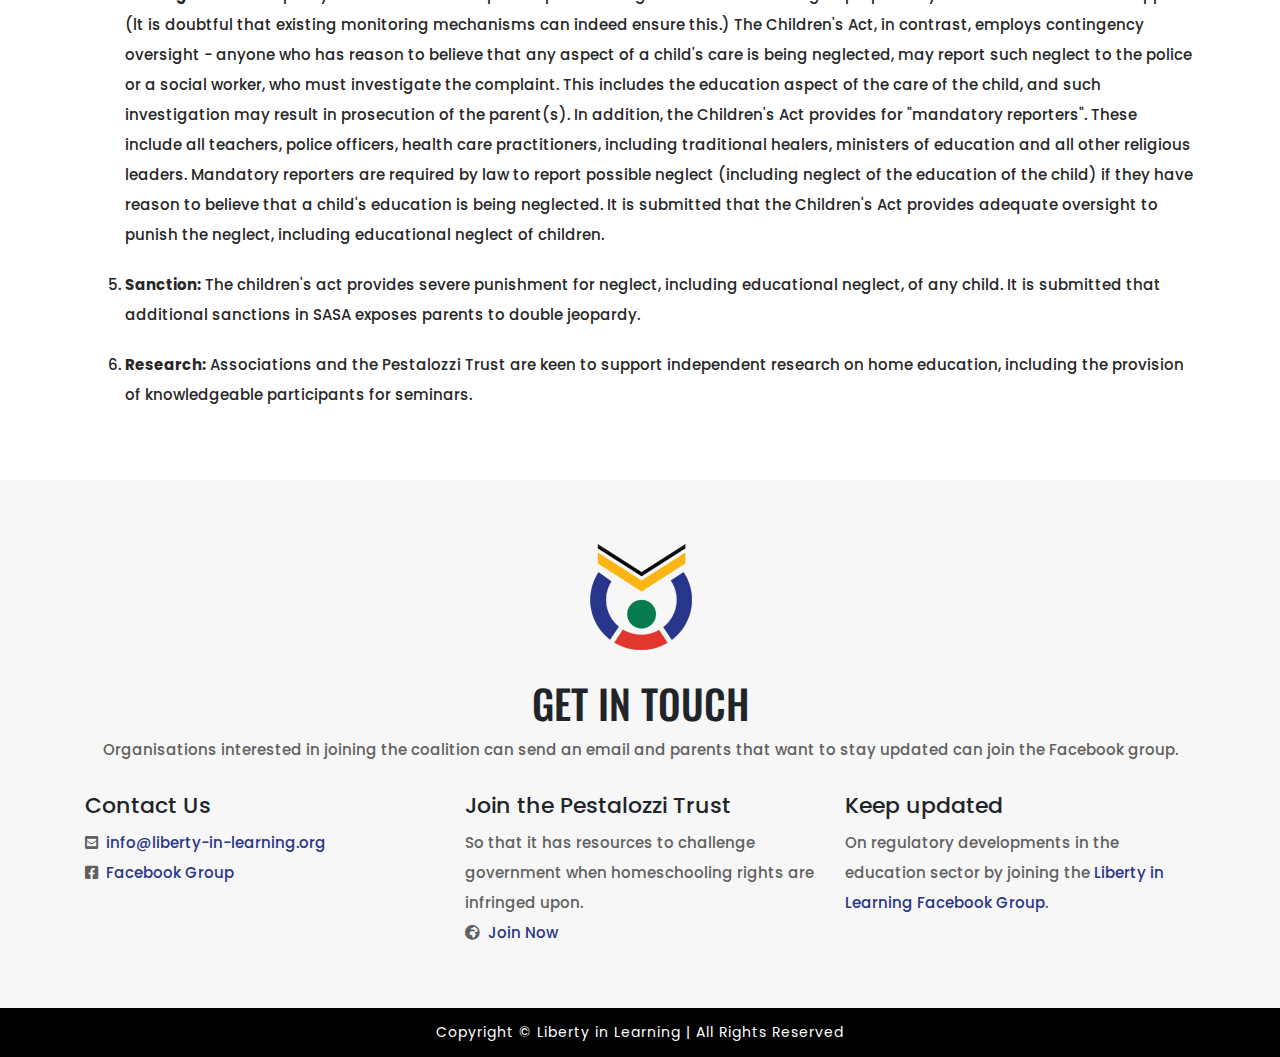
<file: consensus2015.html>
<!doctype html>
<html lang="en">
  <head>
    <!-- meta tags -->
    <meta charset="utf-8">
    <meta http-equiv="X-UA-Compatible" content="IE=edge">
    <meta name="viewport" content="width=device-width, initial-scale=1">
    <meta name="keywords" content="home education liberties, freedom of home education, homeschooling associations, homeschooling, " >
    <meta name="description" content="Representatives from all the home education associations and the Pestalozzi Trust attended the meetings with Department of Basic Education (DBE) in 2014/15. During the 2015 meeting, it was felt that there was a need to submit a positive proposal to the DBE of principles on which a policy on home education can be based." >
    <link rel='shortcut icon' type='image/x-icon' href='./resources/images/favicon.ico' />
    <!-- title tag -->
    <title>Consensus of 2015 | Liberty in Learning</title>
    <!-- Bootstrap CSS -->
    <link rel="stylesheet" href="./resources/css/bootstrap.min.css">
    <!-- Fontawesome CSS -->
    <link rel="stylesheet" href="./resources/font-awesome/css/all.min.css">
    <!-- Animate CSS -->
    <link rel="stylesheet" href="./resources/css/animate.css">
    <link rel="stylesheet" href="./resources/css/aos.css">
    <!-- Custom CSS -->
    <link rel="stylesheet" href="./resources/css/stylesheet.css">
  </head>
  <body>
    <a class="back_to_top show" id="button_bottom"><i class="fas fa-long-arrow-alt-up"></i></a>
    <div class="container-fluid header-full">
        <div class="container header-container">
            <a href="./" class="logo" title="Liberty in Learning | Home Page">
                <img class="img-fluid" src="./resources/images/logo1.png" alt="Liberty in Learning Logo">
            </a>
            <div class="menu-toggle" onclick="toggleMenu();"></div>
        </div>
        <div class="navigation">
            <ul>
                <li><a href="./">Home</a></li>
                <li><a href="./concerns-of-the-home-education-movement.html">concerns of home education movement</a></li>
                <li><a href="./associations.html">importance of home education associations</a></li>
                <li><a href="./consensus2015.html" class="active">consensus of 2015</a></li>
                <li><a href="./lilcoalition.html">liberty in learning coalition</a></li>
                <li><a href="./constituency-office.html">how to approach your constituency office</a></li>
                <li><a href="./public-hearings.html">lessons from public hearings in the Western Cape</a></li>
                <li><a href="./faq.html">FAQs</a></li>
            </ul>
        </div>
    </div>
    
    <div id="minimal-bootstrap-carousel" class="carousel slide carousel-fade slider-content-style slider-home-one inner-layout-slider">
        <!-- Wrapper for slides -->
        <div class="carousel-inner">
            <div class="carousel-item active slide-1">
                <img class="img-fluid" src="./resources/images/hero.jpg" alt="Liberty in Learning Slider 1">
                <div class="carousel-caption d-none d-sm-block">
                    <div class="container">
                        <div class="box valign-middle">
                            <div class="content text-center">
                                <h3 data-animation="animated fadeInUp">Consensus of 2015</h3>
                                <a data-animation="animated fadeInDown" onclick="layoutAutoScroll()" class="thm-btn extend"><i class="fas fa-angle-double-down"></i></a>

                            </div>
                        </div>
                    </div>
                </div>
            </div>
        </div>
        <!-- Controls -->
        <!-- <a class="carousel-control-prev" href="#minimal-bootstrap-carousel" role="button" data-slide="prev">
            <i class="fas fa-long-arrow-alt-left"></i>
            <span class="sr-only">Previous</span>
        </a>
        <a class="carousel-control-next" href="#minimal-bootstrap-carousel" role="button" data-slide="next">
            <i class="fas fa-long-arrow-alt-right"></i>
            <span class="sr-only">Next</span>
        </a> -->
    </div>

    <div class="container-fluid container-layout-full">
        <div class="container">
            <div class="row container-layout-row">
                <div class="col-md-12 col-sm-12 col-xs-12 layout-breadcrums">
                    <p><a href="./"><i class="fas fa-home"></i></a>&nbsp;&nbsp;  > &nbsp;&nbsp;<a href="./consensus2015.html">Consensus of 2015</a></p>
                    <hr>
                </div>
                <div class="col-md-12 col-sm-12 col-xs-12">
                    <h1>Consensus of 2015</h1>
                    <p>Representatives from all the home education associations and the Pestalozzi Trust attended the meetings with Department of Basic Education (DBE) in 2014/15. During the 2015 meeting, it was felt that there was a need to submit a positive proposal to the DBE of principles on which a policy on home education can be based. Leendert van Oostrum spend a lot of time defining a number of principles that outlining how home education can be regulated, without infringing on the rights and freedoms of children and parents. These principles were discussed with the representatives from the associations present. After some amendments were made, a consensus was reached on these principles. These principles were handed to the DBE at the end of the meeting in 2015 on behalf of the South African Coalition for Home Education.</p>

                    <p>The principles are as follows:</p>
                    <ol>
                        <li><strong>Compulsory education & school attendance:</strong> The Children's Act compels parents to educate their children in accordance with each child's best interests. South Africa has, therefore, both compulsory education (Children's Act) and compulsory school attendance (SASA). It is submitted that the provision of compulsory school attendance and SASA exposes parents to double jeopardy.</li>
                        <li><strong>Notification:</strong> Should a system of notification (instead of "registration") be implemented, there is no reason to believe that parents will be able to claim that notifying the state of their home education is an unreasonable restriction of their rights. It is submitted that, the less personal information is required for notification, the more likely will parents be to notify.</li>
                        <li><strong>Direction:</strong> The definition of education (UNCRC – UN Convention on the Rights of the Child & ACRWC - African Charter on the Rights and Welfare of the Child), read with Sections 18 and 1 of the Children's Act, places a clear obligation on parents on what the education of their children should be directed to. In practice, it constitutes a macro-curriculum, as well as a definition of the ideal citizen. It is submitted that no further direction to parents for the education of their children is needed. Consideration should be given to including this definition, indigenized to South Africa, in the SA Schools Act.</li>
                        <li><strong>Oversight:</strong> The 1999 policy assumes a form of pre-emptive oversight - active monitoring to purportedly ensure that education happens. (lt is doubtful that existing monitoring mechanisms can indeed ensure this.) The Children's Act, in contrast, employs contingency oversight - anyone who has reason to believe that any aspect of a child's care is being neglected, may report such neglect to the police or a social worker, who must investigate the complaint. This includes the education aspect of the care of the child, and such investigation may result in prosecution of the parent(s). In addition, the Children's Act provides for "mandatory reporters". These include all teachers, police officers, health care practitioners, including traditional healers, ministers of education and all other religious leaders. Mandatory reporters are required by law to report possible neglect (including neglect of the education of the child) if they have reason to believe that a child's education is being neglected. It is submitted that the Children's Act provides adequate oversight to punish the neglect, including educational neglect of children.</li>
                        <li><strong>Sanction:</strong> The children's act provides severe punishment for neglect, including educational neglect, of any child. It is submitted that additional sanctions in SASA exposes parents to double jeopardy.</li>
                        <li><strong>Research:</strong> Associations and the Pestalozzi Trust are keen to support independent research on home education, including the provision of knowledgeable participants for seminars.</li>
                    </ol>
                </div>
            </div>
        </div>
    </div>

    <div class="container-fluid container-footer-full">
        <div class="container">
            <div class="row container-footer-row">
                <div class="col-md-12 col-sm-12 col-xs-12 text-center">
                    <div class="container-footer-title">
                        <p><img class="img-fluid" src="./resources/images/logo-full.png" alt="Liberty in Learning"></p><br>
                        <h2>GET IN TOUCH</h2>
                        <p>Organisations interested in joining the coalition can send an email and parents that want to stay updated can join the Facebook group.</p>
                        <br>
                    </div>
                    <p></p>
                </div>
                <div class="col-md-4 col-sm-12 col-xs-12">
                    <h3>Contact Us</h3>
                    <!-- <p><i class="fas fa-phone-square-alt"></i>&nbsp;&nbsp;<a href="tel:01234 567891" title="Click to call">01234 567891</a></p> -->
                    <p><i class="fas fa-envelope-square"></i>&nbsp;&nbsp;<a href="mailto:info@liberty-in-learning.org" title="Click to mail">info@liberty-in-learning.org</a></p>
                    <p><i class="fab fa-facebook-square"></i>&nbsp;&nbsp;<a href="https://www.facebook.com/groups/libertyinlearning/" title="Click to visit">Facebook Group</a></p>
                </div>
                <div class="col-md-4 col-sm-12 col-xs-12">
                    <h3>Join the Pestalozzi Trust</h3>
                    <p>So that it has resources to challenge government when homeschooling rights are infringed upon.</p>
                    <p><i class="fas fa-globe-africa"></i>&nbsp;&nbsp;<a href="https://pestalozzi.org/" title="Click to visit">Join Now</a></p>
                </div>
                <div class="col-md-4 col-sm-12 col-xs-12">
                    <h3>Keep updated</h3>
                    <p>On regulatory developments in the education sector by joining the <a href="https://www.facebook.com/groups/libertyinlearning/" title="Click to visit">Liberty in Learning Facebook Group</a>.</p>
                </div>
            </div>
        </div>
    </div>



    <div class="container-fluid copyright-full">
        <div class="container">
            <div class="row copyright-row">
                <div class="col-md-12 col-sm-12 col-xs-12">
                    <p>Copyright &copy; </span> Liberty in Learning | All Rights Reserved</p>
                </div>
            </div>
        </div>
    </div>

    <script src="./resources/js/jquery-3.4.1.slim.min.js"></script>
    <script src="./resources/js/popper.min.js"></script>
    <script src="./resources/js/bootstrap.min.js"></script>
    <script src="./resources/js/jarallax.min.js"></script>
    <script src="./resources/js/zenscroll.js"></script>
    <script>
        function toggleMenu() {
            const menuToggle = document.querySelector('.menu-toggle');
            const navigation = document.querySelector('.navigation');
            const body = document.querySelector('body');
            menuToggle.classList.toggle('active');
            navigation.classList.toggle('active');
            body.classList.toggle('nav-open');
        }
        
        if(/MSIE \d|Trident.*rv:/.test(navigator.userAgent)){

        } else {
            // $('.carousel-item').jarallax({ speed: 0.6 });
        }

        "use strict";
        (function($) {


            function bootstrapAnimatedLayer() {

                function doAnimations(elems) {
                    var animEndEv = "webkitAnimationEnd animationend";

                    elems.each(function() {
                        var $this = $(this),
                            $animationType = $this.data("animation");
                        $this.addClass($animationType).one(animEndEv, function() {
                            $this.removeClass($animationType);
                        });
                    });
                }

                var $myCarousel = $("#minimal-bootstrap-carousel"),
                    $firstAnimatingElems = $myCarousel
                    .find(".carousel-item:first")
                    .find("[data-animation ^= 'animated']");

                $myCarousel.carousel();

                doAnimations($firstAnimatingElems);

                $myCarousel.on("slide.bs.carousel", function(e) {
                    var $animatingElems = $(e.relatedTarget).find(
                        "[data-animation ^= 'animated']"
                    );
                    doAnimations($animatingElems);
                });
            }

            bootstrapAnimatedLayer();

        })($);

        function layoutAutoScroll() {

            if (window.innerWidth > 768) {

                var headerHeightAccoScreen = document.querySelector('.header-container').offsetHeight;

                var sliderHeightAccoScreen = document.getElementById("minimal-bootstrap-carousel").offsetHeight;

                var newHeight = sliderHeightAccoScreen + headerHeightAccoScreen;

                setTimeout(function(){

                    window.zenscroll.toY(newHeight, 1000);

                }, 100);

            };

        }

        var getYear = new Date().getFullYear();
        document.getElementById('getYear').innerHTML = getYear;
    </script>
    <script>

        var btn = $('#button_bottom');

        $(window).scroll(function() {
            if ($(window).scrollTop() > 300) {
                btn.addClass('show');
            } else {
                btn.removeClass('show');
            }
        });

        btn.on('click', function(e) {
            e.preventDefault();
            $('html, body').animate({ scrollTop: 5 }, '300');
        });

        $( document ).ready(function() {
            setTimeout(() => {
                $('.thm-btn.extend').addClass('kayframeAnimate');
            }, 3000);
        });

        $('.thm-btn.extend').click(function () {
            $(this).removeClass('kayframeAnimate');
        });
    </script>
  </body>
</html>
</file>
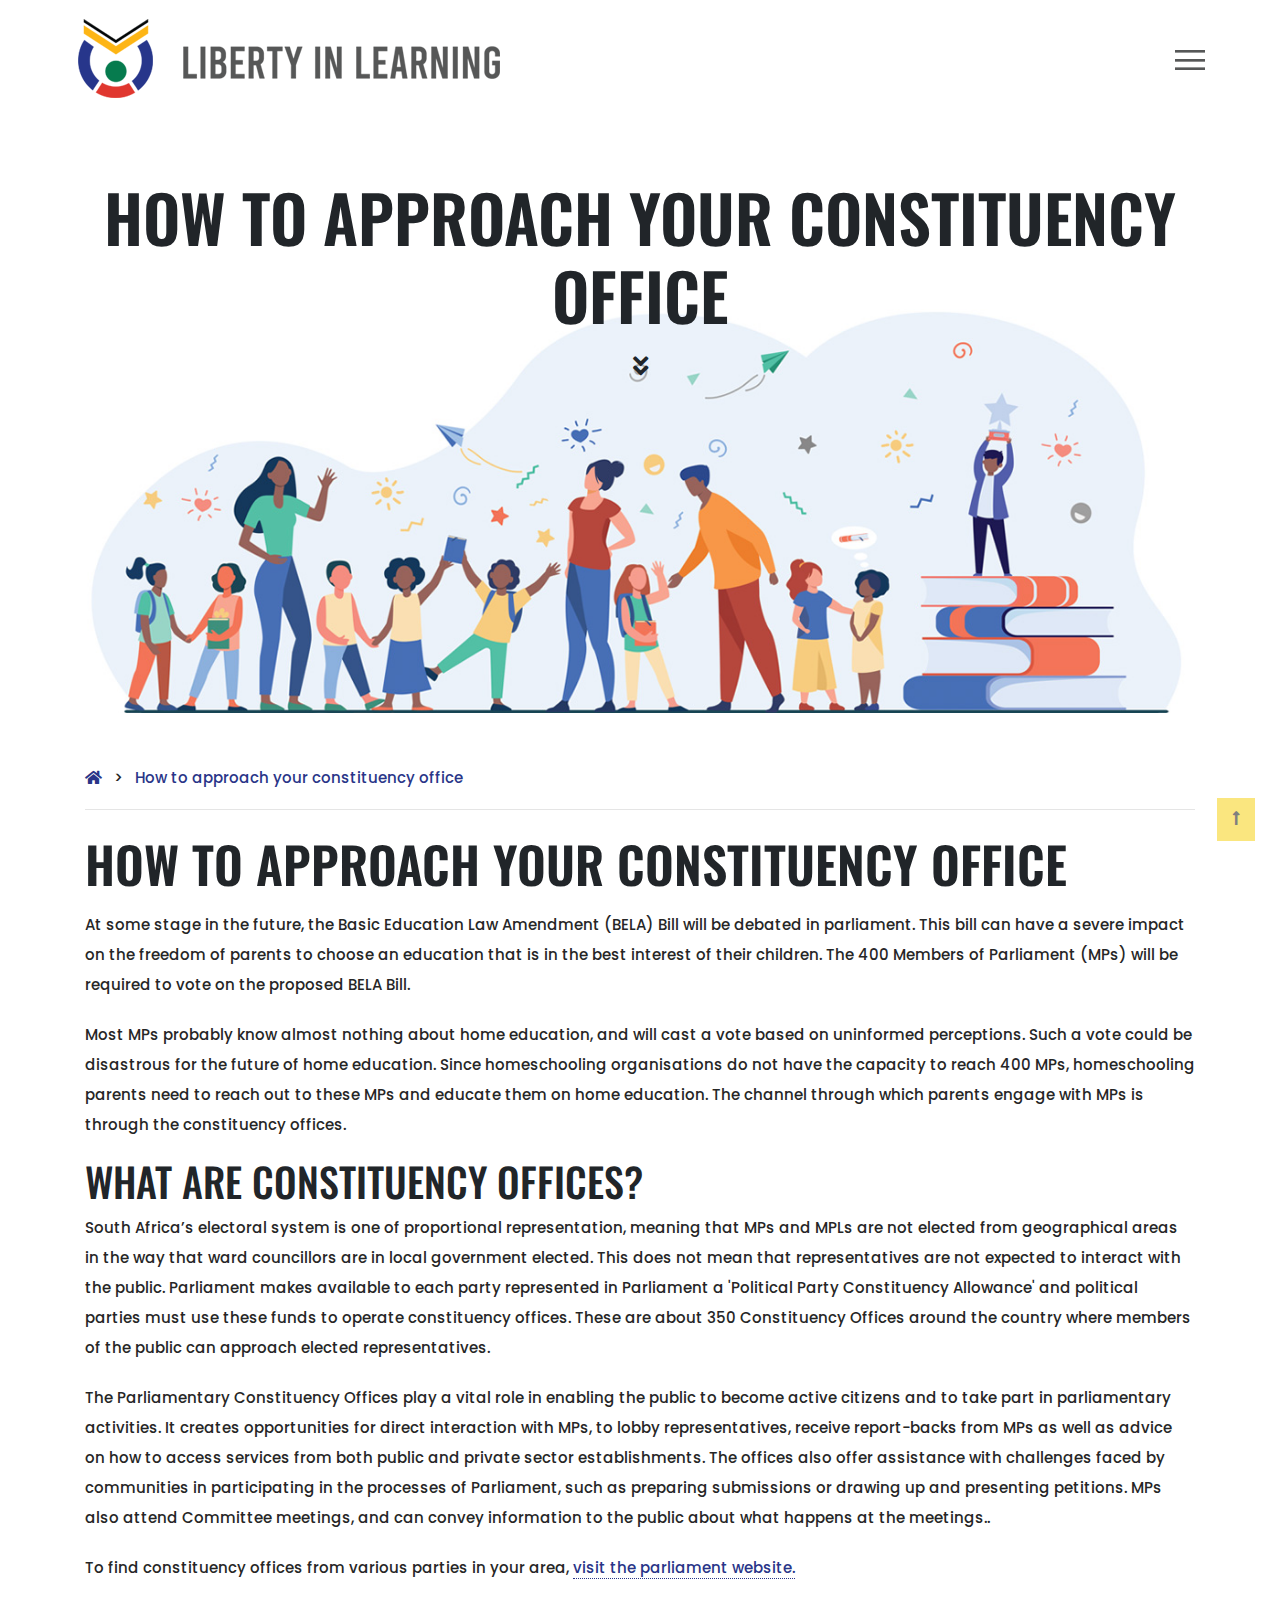
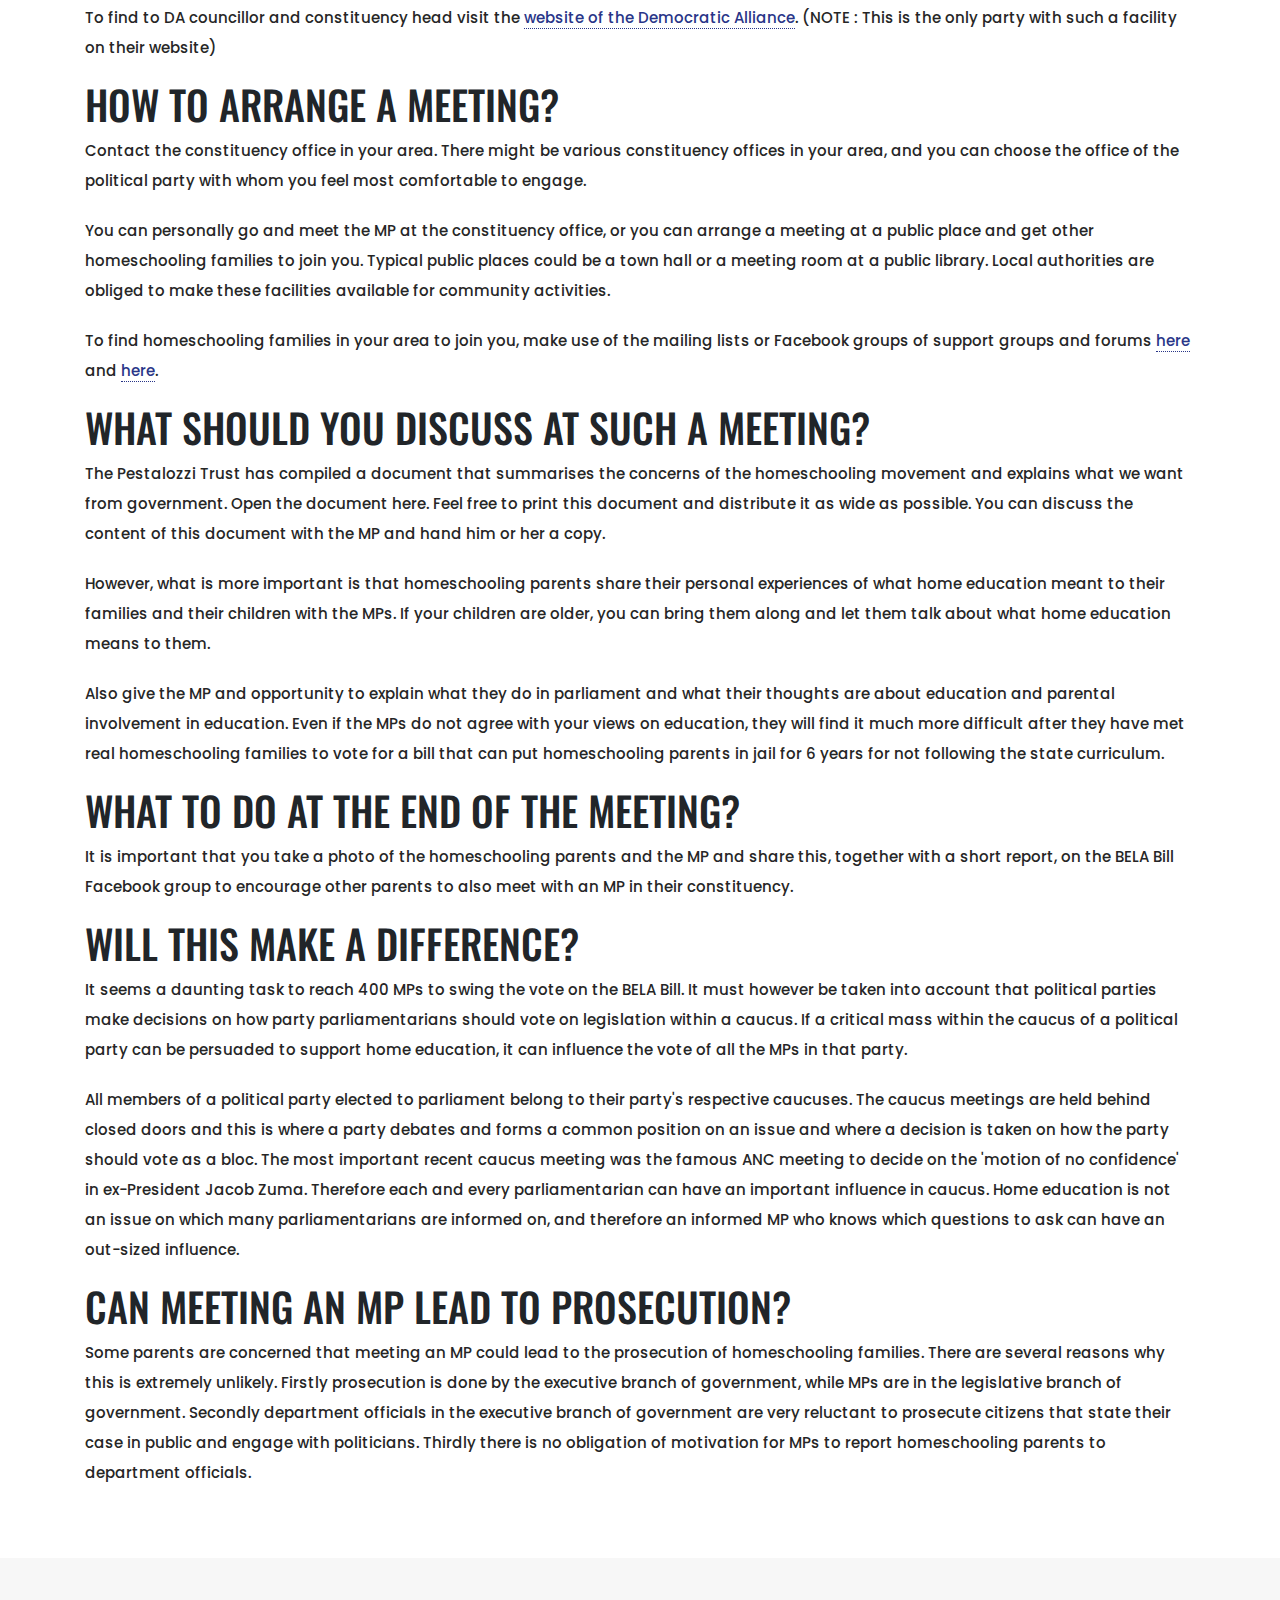
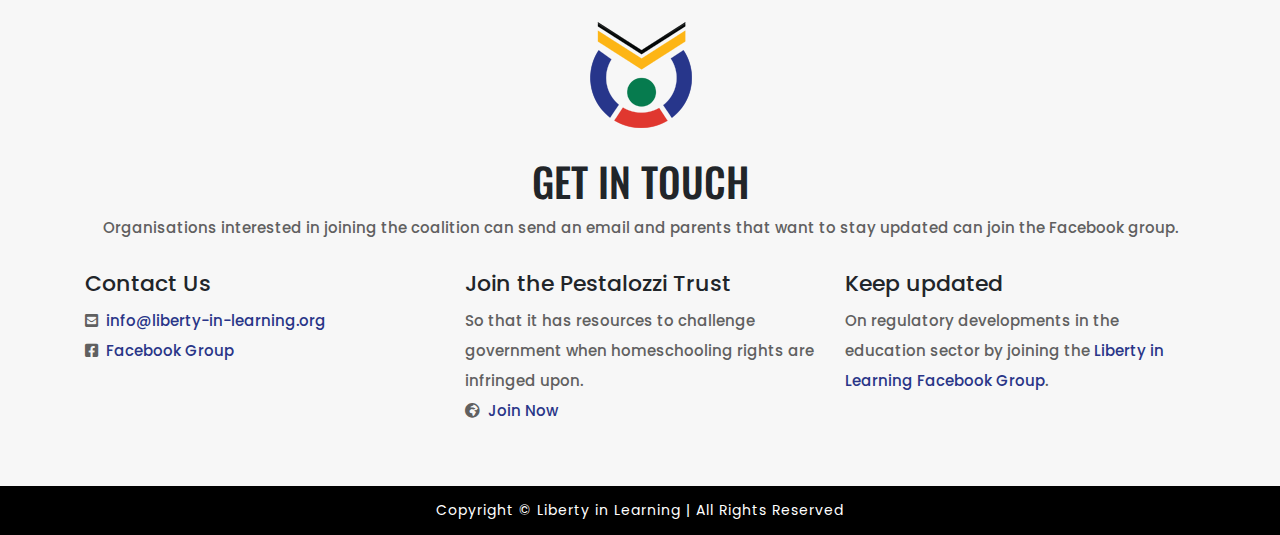
<file: constituency-office.html>
<!doctype html>
<html lang="en">
  <head>
    <!-- meta tags -->
    <meta charset="utf-8">
    <meta http-equiv="X-UA-Compatible" content="IE=edge">
    <meta name="viewport" content="width=device-width, initial-scale=1">
    <meta name="keywords" content="home education liberties, freedom of home education, homeschooling associations, homeschooling, " >
    <meta name="description" content="At some stage in the future, the Basic Education Law Amendment (BELA) Bill will be debated in parliament. This bill can have a severe impact on the freedom of parents to choose an education that is in the best interest of their children." >
    <link rel='shortcut icon' type='image/x-icon' href='./resources/images/favicon.ico' />
    <!-- title tag -->
    <title>How to approach your constituency office | Liberty in Learning</title>
    <!-- Bootstrap CSS -->
    <link rel="stylesheet" href="./resources/css/bootstrap.min.css">
    <!-- Fontawesome CSS -->
    <link rel="stylesheet" href="./resources/font-awesome/css/all.min.css">
    <!-- Animate CSS -->
    <link rel="stylesheet" href="./resources/css/animate.css">
    <link rel="stylesheet" href="./resources/css/aos.css">
    <!-- Custom CSS -->
    <link rel="stylesheet" href="./resources/css/stylesheet.css">
  </head>
  <body>
    <a class="back_to_top show" id="button_bottom"><i class="fas fa-long-arrow-alt-up"></i></a>
    <div class="container-fluid header-full">
        <div class="container header-container">
            <a href="./" class="logo" title="Liberty in Learning | Home Page">
                <img class="img-fluid" src="./resources/images/logo1.png" alt="Liberty in Learning Logo">
            </a>
            <div class="menu-toggle" onclick="toggleMenu();"></div>
        </div>
        <div class="navigation">
            <ul>
                <li><a href="./">Home</a></li>
                <li><a href="./concerns-of-the-home-education-movement.html">concerns of home education movement</a></li>
                <li><a href="./associations.html">importance of home education associations</a></li>
                <li><a href="./consensus2015.html">consensus of 2015</a></li>
                <li><a href="./lilcoalition.html">liberty in learning coalition</a></li>
                <li><a href="./constituency-office.html" class="active">how to approach your constituency office</a></li>
                <li><a href="./public-hearings.html">lessons from public hearings in the Western Cape</a></li>
                <li><a href="./faq.html">FAQs</a></li>
            </ul>
        </div>
    </div>
    
    <div id="minimal-bootstrap-carousel" class="carousel slide carousel-fade slider-content-style slider-home-one inner-layout-slider">
        <!-- Wrapper for slides -->
        <div class="carousel-inner">
            <div class="carousel-item active slide-1">
                <img class="img-fluid" src="./resources/images/hero.jpg" alt="Liberty in Learning Slider 1">
                <div class="carousel-caption d-none d-sm-block">
                    <div class="container">
                        <div class="box valign-middle">
                            <div class="content text-center">
                                <h3 data-animation="animated fadeInUp">How to approach your constituency office</h3>
                                <a data-animation="animated fadeInDown" onclick="layoutAutoScroll()" class="thm-btn extend"><i class="fas fa-angle-double-down"></i></a>

                            </div>
                        </div>
                    </div>
                </div>
            </div>
        </div>
        <!-- Controls -->
        <!-- <a class="carousel-control-prev" href="#minimal-bootstrap-carousel" role="button" data-slide="prev">
            <i class="fas fa-long-arrow-alt-left"></i>
            <span class="sr-only">Previous</span>
        </a>
        <a class="carousel-control-next" href="#minimal-bootstrap-carousel" role="button" data-slide="next">
            <i class="fas fa-long-arrow-alt-right"></i>
            <span class="sr-only">Next</span>
        </a> -->
    </div>

    <div class="container-fluid container-layout-full">
        <div class="container">
            <div class="row container-layout-row">
                <div class="col-md-12 col-sm-12 col-xs-12 layout-breadcrums">
                    <p><a href="./"><i class="fas fa-home"></i></a>&nbsp;&nbsp;  > &nbsp;&nbsp;<a href="./constituency-office.html">How to approach your constituency office</a></p>
                    <hr>
                </div>
                <div class="col-md-12 col-sm-12 col-xs-12">
                    <h1>How to approach your constituency office</h1>
                    <p>At some stage in the future, the Basic Education Law Amendment (BELA) Bill will be debated in parliament. This bill can have a severe impact on the freedom of parents to choose an education that is in the best interest of their children. The 400 Members of Parliament (MPs) will be required to vote on the proposed BELA Bill.</p>
                    <p>Most MPs probably know almost nothing about home education, and will cast a vote based on uninformed perceptions. Such a vote could be disastrous for the future of home education. Since homeschooling organisations do not have the capacity to reach 400 MPs, homeschooling parents need to reach out to these MPs and educate them on home education. The channel through which parents engage with MPs is through the constituency offices.</p>

                    <h2>What are constituency offices?</h2>
                    <p>South Africa’s electoral system is one of proportional representation, meaning that MPs and MPLs are not elected from geographical areas in the way that ward councillors are in local government elected. This does not mean that representatives are not expected to interact with the public. Parliament makes available to each party represented in Parliament a 'Political Party Constituency Allowance' and political parties must use these funds to operate constituency offices. These are about 350 Constituency Offices around the country where members of the public can approach elected representatives.</p>
                    <p>The Parliamentary Constituency Offices play a vital role in enabling the public to become active citizens and to take part in parliamentary activities. It creates opportunities for direct interaction with MPs, to lobby representatives, receive report-backs from MPs as well as advice on how to access services from both public and private sector establishments. The offices also offer assistance with challenges faced by communities in participating in the processes of Parliament, such as preparing submissions or drawing up and presenting petitions. MPs also attend Committee meetings, and can convey information to the public about what happens at the meetings..</p>
                    <p>To find constituency offices from various parties in your area, <a href="http://bit.ly/2CGqRfB" title="Click to visit">visit the parliament website.</a></p>
                    <p>To find to DA councillor and constituency head visit the <a href="http://bit.ly/2StrMnG" title="Click to visit">website of the Democratic Alliance</a>. (NOTE : This is the only party with such a facility on their website)</p>

                    <h2>How to arrange a meeting?</h2>
                    <p>Contact the constituency office in your area. There might be various constituency offices in your area, and you can choose the office of the political party with whom you feel most comfortable to engage.</p>
                    <p>You can personally go and meet the MP at the constituency office, or you can arrange a meeting at a public place and get other homeschooling families to join you. Typical public places could be a town hall or a meeting room at a public library. Local authorities are obliged to make these facilities available for community activities.</p>
                    <p>To find homeschooling families in your area to join you, make use of the mailing lists or Facebook groups of support groups and forums <a href="http://bit.ly/2EI3eWo" title="Click to visit">here</a> and <a href="http://bit.ly/2AsBTDr" title="Click to visit">here</a>.</p>

                    <h2>What should you discuss at such a meeting?</h2>
                    <p>The Pestalozzi Trust has compiled a document that summarises the concerns of the homeschooling movement and explains what we want from government. Open the document here. Feel free to print this document and distribute it as wide as possible. You can discuss the content of this document with the MP and hand him or her a copy.</p>
                    <p>However, what is more important is that homeschooling parents share their personal experiences of what home education meant to their families and their children with the MPs. If your children are older, you can bring them along and let them talk about what home education means to them.</p>
                    <p>Also give the MP and opportunity to explain what they do in parliament and what their thoughts are about education and parental involvement in education. Even if the MPs do not agree with your views on education, they will find it much more difficult after they have met real homeschooling families to vote for a bill that can put homeschooling parents in jail for 6 years for not following the state curriculum.</p>

                    <h2>What to do at the end of the meeting?</h2>
                    <p>It is important that you take a photo of the homeschooling parents and the MP and share this, together with a short report, on the BELA Bill Facebook group to encourage other parents to also meet with an MP in their constituency.</p>

                    <h2>Will this make a difference?</h2>
                    <p>It seems a daunting task to reach 400 MPs to swing the vote on the BELA Bill. It must however be taken into account that political parties make decisions on how party parliamentarians should vote on legislation within a caucus. If a critical mass within the caucus of a political party can be persuaded to support home education, it can influence the vote of all the MPs in that party.</p>
                    <p>All members of a political party elected to parliament belong to their party's respective caucuses. The caucus meetings are held behind closed doors and this is where a party debates and forms a common position on an issue and where a decision is taken on how the party should vote as a bloc. The most important recent caucus meeting was the famous ANC meeting to decide on the 'motion of no confidence' in ex-President Jacob Zuma. Therefore each and every parliamentarian can have an important influence in caucus. Home education is not an issue on which many parliamentarians are informed on, and therefore an informed MP who knows which questions to ask can have an out-sized influence.</p>

                    <h2>Can meeting an MP lead to prosecution?</h2>
                    <p>Some parents are concerned that meeting an MP could lead to the prosecution of homeschooling families. There are several reasons why this is extremely unlikely. Firstly prosecution is done by the executive branch of government, while MPs are in the legislative branch of government. Secondly department officials in the executive branch of government are very reluctant to prosecute citizens that state their case in public and engage with politicians. Thirdly there is no obligation of motivation for MPs to report homeschooling parents to department officials.</p>
                </div>
            </div>
        </div>
    </div>

    <div class="container-fluid container-footer-full">
        <div class="container">
            <div class="row container-footer-row">
                <div class="col-md-12 col-sm-12 col-xs-12 text-center">
                    <div class="container-footer-title">
                        <p><img class="img-fluid" src="./resources/images/logo-full.png" alt="Liberty in Learning"></p><br>
                        <h2>GET IN TOUCH</h2>
                        <p>Organisations interested in joining the coalition can send an email and parents that want to stay updated can join the Facebook group.</p>
                        <br>
                    </div>
                    <p></p>
                </div>
                <div class="col-md-4 col-sm-12 col-xs-12">
                    <h3>Contact Us</h3>
                    <!-- <p><i class="fas fa-phone-square-alt"></i>&nbsp;&nbsp;<a href="tel:01234 567891" title="Click to call">01234 567891</a></p> -->
                    <p><i class="fas fa-envelope-square"></i>&nbsp;&nbsp;<a href="mailto:info@liberty-in-learning.org" title="Click to mail">info@liberty-in-learning.org</a></p>
                    <p><i class="fab fa-facebook-square"></i>&nbsp;&nbsp;<a href="https://www.facebook.com/groups/libertyinlearning/" title="Click to visit">Facebook Group</a></p>
                </div>
                <div class="col-md-4 col-sm-12 col-xs-12">
                    <h3>Join the Pestalozzi Trust</h3>
                    <p>So that it has resources to challenge government when homeschooling rights are infringed upon.</p>
                    <p><i class="fas fa-globe-africa"></i>&nbsp;&nbsp;<a href="https://pestalozzi.org/" title="Click to visit">Join Now</a></p>
                </div>
                <div class="col-md-4 col-sm-12 col-xs-12">
                    <h3>Keep updated</h3>
                    <p>On regulatory developments in the education sector by joining the <a href="https://www.facebook.com/groups/libertyinlearning/" title="Click to visit">Liberty in Learning Facebook Group</a>.</p>
                </div>
            </div>
        </div>
    </div>



    <div class="container-fluid copyright-full">
        <div class="container">
            <div class="row copyright-row">
                <div class="col-md-12 col-sm-12 col-xs-12">
                    <p>Copyright &copy; </span> Liberty in Learning | All Rights Reserved</p>
                </div>
            </div>
        </div>
    </div>

    <script src="./resources/js/jquery-3.4.1.slim.min.js"></script>
    <script src="./resources/js/popper.min.js"></script>
    <script src="./resources/js/bootstrap.min.js"></script>
    <script src="./resources/js/jarallax.min.js"></script>
    <script src="./resources/js/zenscroll.js"></script>
    <script>
        function toggleMenu() {
            const menuToggle = document.querySelector('.menu-toggle');
            const navigation = document.querySelector('.navigation');
            const body = document.querySelector('body');
            menuToggle.classList.toggle('active');
            navigation.classList.toggle('active');
            body.classList.toggle('nav-open');
        }
        
        if(/MSIE \d|Trident.*rv:/.test(navigator.userAgent)){

        } else {
            // $('.carousel-item').jarallax({ speed: 0.6 });
        }

        "use strict";
        (function($) {


            function bootstrapAnimatedLayer() {

                function doAnimations(elems) {
                    var animEndEv = "webkitAnimationEnd animationend";

                    elems.each(function() {
                        var $this = $(this),
                            $animationType = $this.data("animation");
                        $this.addClass($animationType).one(animEndEv, function() {
                            $this.removeClass($animationType);
                        });
                    });
                }

                var $myCarousel = $("#minimal-bootstrap-carousel"),
                    $firstAnimatingElems = $myCarousel
                    .find(".carousel-item:first")
                    .find("[data-animation ^= 'animated']");

                $myCarousel.carousel();

                doAnimations($firstAnimatingElems);

                $myCarousel.on("slide.bs.carousel", function(e) {
                    var $animatingElems = $(e.relatedTarget).find(
                        "[data-animation ^= 'animated']"
                    );
                    doAnimations($animatingElems);
                });
            }

            bootstrapAnimatedLayer();

        })($);

        function layoutAutoScroll() {

            if (window.innerWidth > 768) {

                var headerHeightAccoScreen = document.querySelector('.header-container').offsetHeight;

                var sliderHeightAccoScreen = document.getElementById("minimal-bootstrap-carousel").offsetHeight;

                var newHeight = sliderHeightAccoScreen + headerHeightAccoScreen;

                setTimeout(function(){

                    window.zenscroll.toY(newHeight, 1000);

                }, 100);

            };

        }

        var getYear = new Date().getFullYear();
        document.getElementById('getYear').innerHTML = getYear;
    </script>
    <script>

        var btn = $('#button_bottom');

        $(window).scroll(function() {
            if ($(window).scrollTop() > 300) {
                btn.addClass('show');
            } else {
                btn.removeClass('show');
            }
        });

        btn.on('click', function(e) {
            e.preventDefault();
            $('html, body').animate({ scrollTop: 5 }, '300');
        });

        $( document ).ready(function() {
            setTimeout(() => {
                $('.thm-btn.extend').addClass('kayframeAnimate');
            }, 3000);
        });

        $('.thm-btn.extend').click(function () {
            $(this).removeClass('kayframeAnimate');
        });
    </script>
  </body>
</html>
</file>
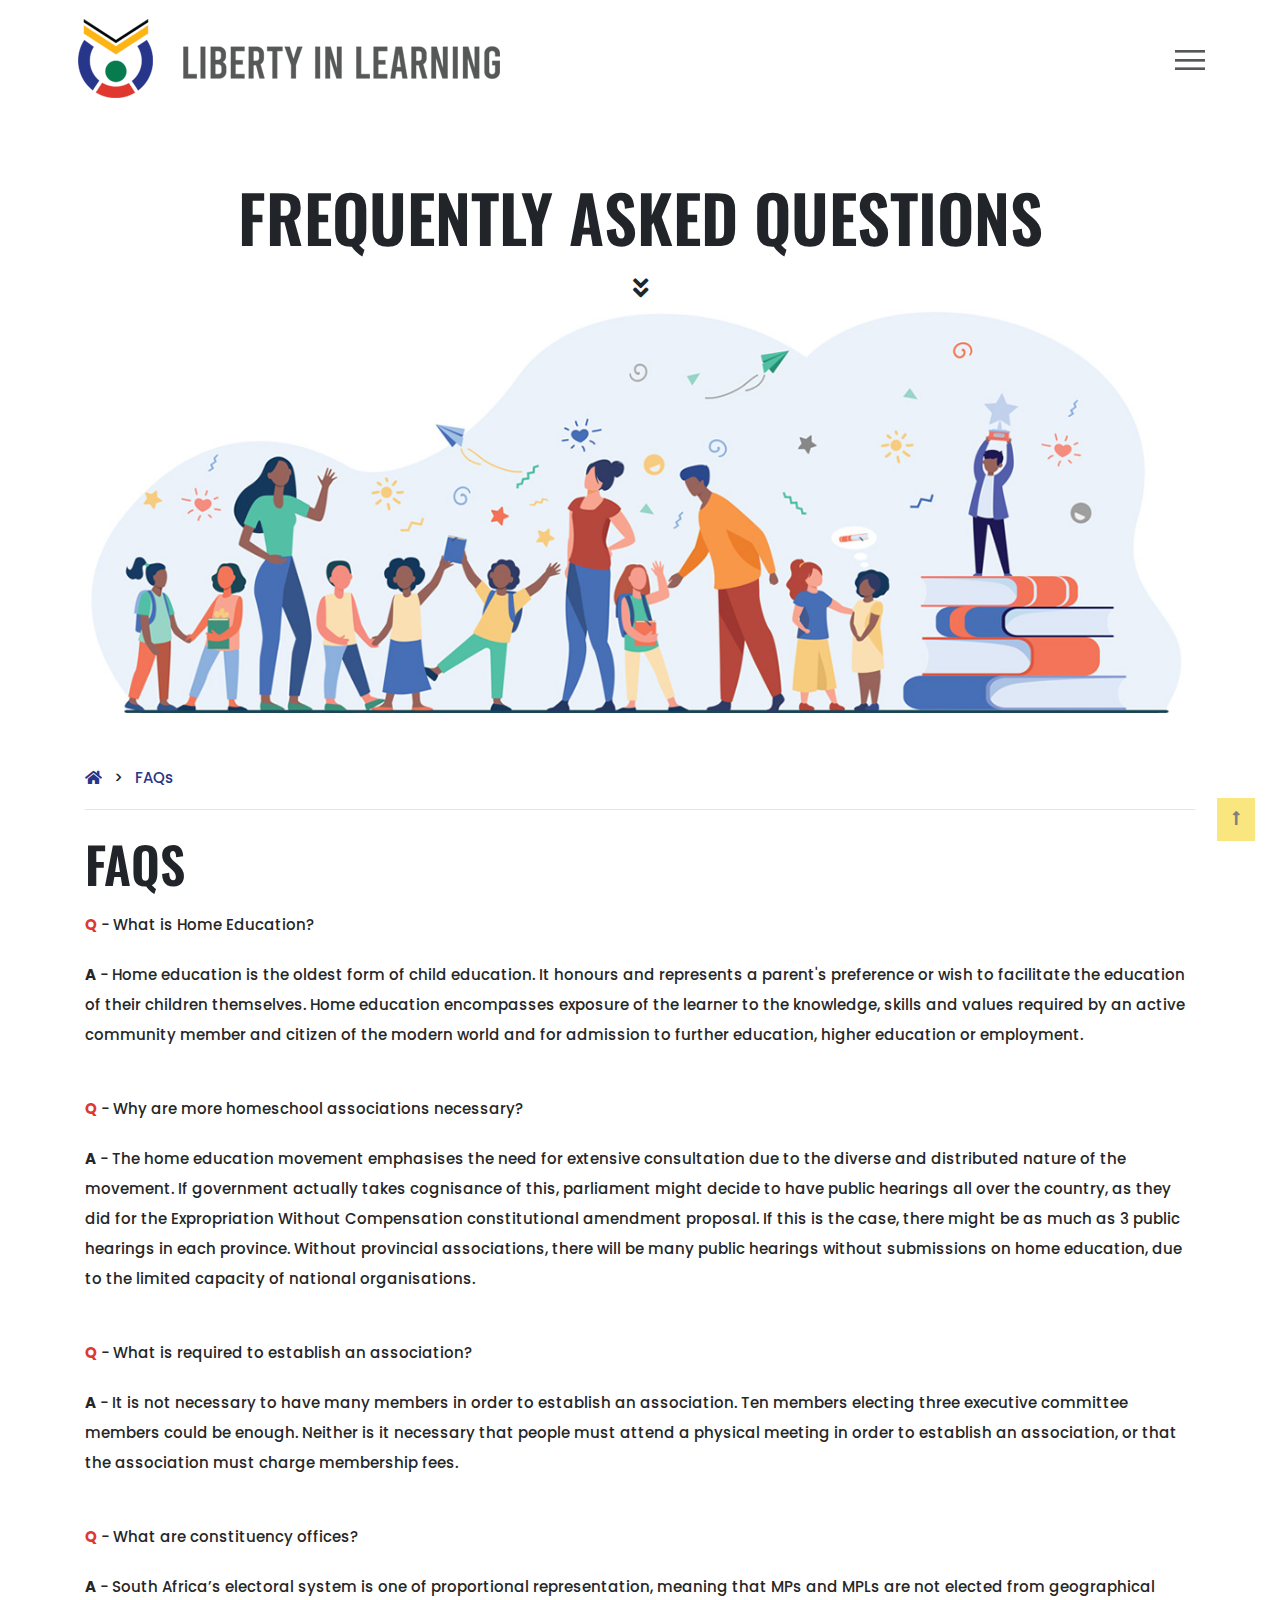
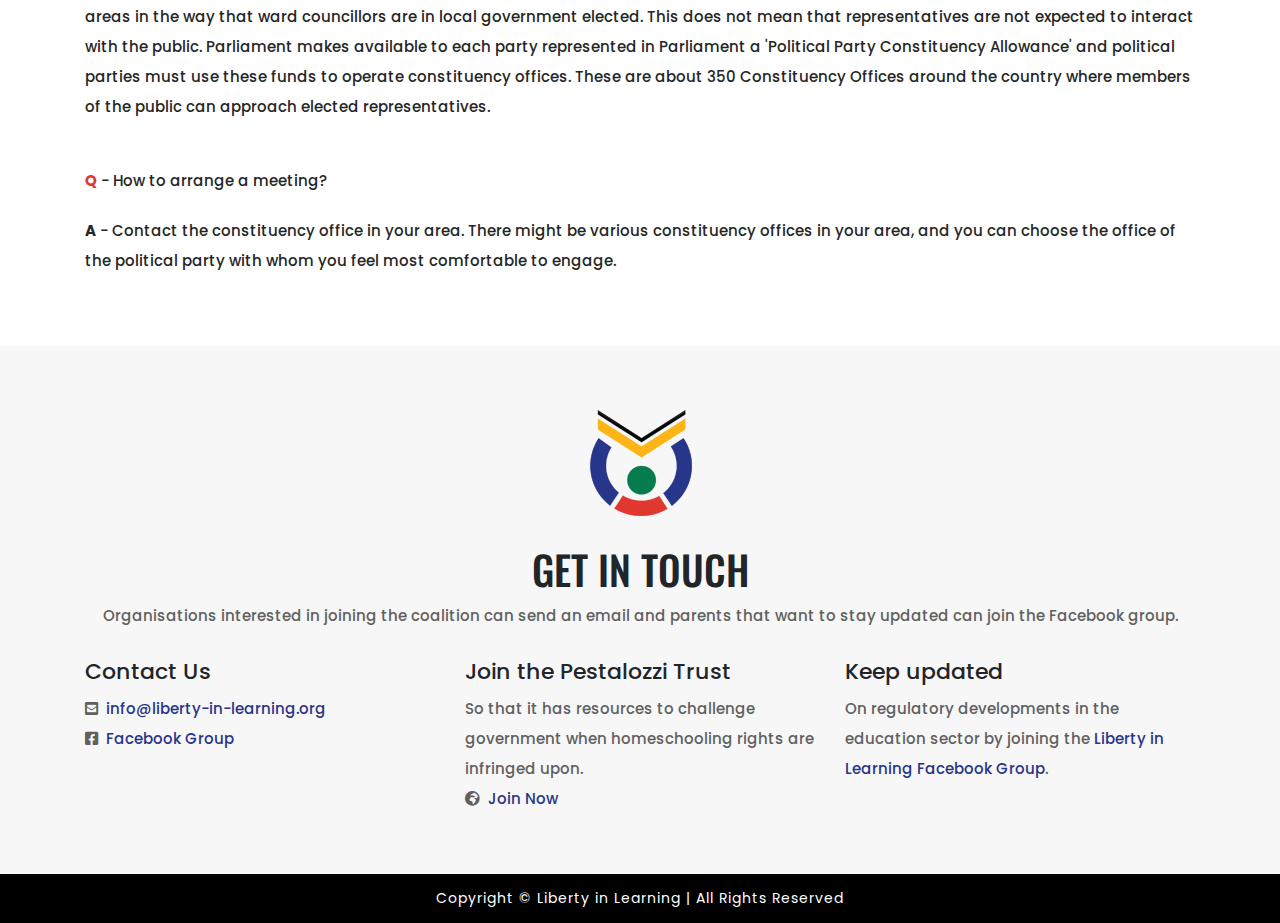
<file: faq.html>
<!doctype html>
<html lang="en">
  <head>
    <!-- meta tags -->
    <meta charset="utf-8">
    <meta http-equiv="X-UA-Compatible" content="IE=edge">
    <meta name="viewport" content="width=device-width, initial-scale=1">
    <meta name="keywords" content="home education liberties, freedom of home education, homeschooling associations, homeschooling, " >
    <meta name="description" content="At some stage in the future, the Basic Education Law Amendment (BELA) Bill will be debated in parliament. This bill can have a severe impact on the freedom of parents to choose an education that is in the best interest of their children." >
    <link rel='shortcut icon' type='image/x-icon' href='./resources/images/favicon.ico' />
    <!-- title tag -->
    <title>FAQ | Liberty in Learning</title>
    <!-- Bootstrap CSS -->
    <link rel="stylesheet" href="./resources/css/bootstrap.min.css">
    <!-- Fontawesome CSS -->
    <link rel="stylesheet" href="./resources/font-awesome/css/all.min.css">
    <!-- Animate CSS -->
    <link rel="stylesheet" href="./resources/css/animate.css">
    <link rel="stylesheet" href="./resources/css/aos.css">
    <!-- Custom CSS -->
    <link rel="stylesheet" href="./resources/css/stylesheet.css">
  </head>
  <body>
    <a class="back_to_top show" id="button_bottom"><i class="fas fa-long-arrow-alt-up"></i></a>
    <div class="container-fluid header-full">
        <div class="container header-container">
            <a href="./" class="logo" title="Liberty in Learning | Home Page">
                <img class="img-fluid" src="./resources/images/logo1.png" alt="Liberty in Learning Logo">
            </a>
            <div class="menu-toggle" onclick="toggleMenu();"></div>
        </div>
        <div class="navigation">
            <ul>
                <li><a href="./">Home</a></li>
                <li><a href="./concerns-of-the-home-education-movement.html">concerns of home education movement</a></li>
                <li><a href="./associations.html">importance of home education associations</a></li>
                <li><a href="./consensus2015.html">consensus of 2015</a></li>
                <li><a href="./lilcoalition.html">liberty in learning coalition</a></li>
                <li><a href="./constituency-office.html">how to approach your constituency office</a></li>
                <li><a href="./public-hearings.html">lessons from public hearings in the Western Cape</a></li>
                <li><a href="./faq.html" class="active">FAQs</a></li>
            </ul>
        </div>
    </div>
    
    <div id="minimal-bootstrap-carousel" class="carousel slide carousel-fade slider-content-style slider-home-one inner-layout-slider">
        <!-- Wrapper for slides -->
        <div class="carousel-inner">
            <div class="carousel-item active slide-1">
                <img class="img-fluid" src="./resources/images/hero.jpg" alt="Liberty in Learning Slider 1">
                <div class="carousel-caption d-none d-sm-block">
                    <div class="container">
                        <div class="box valign-middle">
                            <div class="content text-center">
                                <h3 data-animation="animated fadeInUp">Frequently Asked Questions</h3>
                                <a data-animation="animated fadeInDown" onclick="layoutAutoScroll()" class="thm-btn extend"><i class="fas fa-angle-double-down"></i></a>

                            </div>
                        </div>
                    </div>
                </div>
            </div>
        </div>
        <!-- Controls -->
        <!-- <a class="carousel-control-prev" href="#minimal-bootstrap-carousel" role="button" data-slide="prev">
            <i class="fas fa-long-arrow-alt-left"></i>
            <span class="sr-only">Previous</span>
        </a>
        <a class="carousel-control-next" href="#minimal-bootstrap-carousel" role="button" data-slide="next">
            <i class="fas fa-long-arrow-alt-right"></i>
            <span class="sr-only">Next</span>
        </a> -->
    </div>

    <div class="container-fluid container-layout-full">
        <div class="container">
            <div class="row container-layout-row">
                <div class="col-md-12 col-sm-12 col-xs-12 layout-breadcrums">
                    <p><a href="./"><i class="fas fa-home"></i></a>&nbsp;&nbsp;  > &nbsp;&nbsp;<a href="./faq.html">FAQs</a></p>
                    <hr>
                </div>
                <div class="col-md-12 col-sm-12 col-xs-12">
                    <h1>FAQs</h1>
                    <p><strong style="color: #de382f;">Q</strong> - What is Home Education?</p>
                    <p><strong>A</strong> - Home education is the oldest form of child education. It honours and represents a parent's preference or wish to facilitate the education of their children themselves. Home education encompasses exposure of the learner to the knowledge, skills and values required by an active community member and citizen of the modern world and for admission to further education, higher education or employment.</p>
                    <br>
                    <p><strong style="color: #de382f;">Q</strong> - Why are more homeschool associations necessary?</p>
                    <p><strong>A</strong> - The home education movement emphasises the need for extensive consultation due to the diverse and distributed nature of the movement. If government actually takes cognisance of this, parliament might decide to have public hearings all over the country, as they did for the Expropriation Without Compensation constitutional amendment proposal. If this is the case, there might be as much as 3 public hearings in each province. Without provincial associations, there will be many public hearings without submissions on home education, due to the limited capacity of national organisations.</p>
                    <br>
                    <p><strong style="color: #de382f;">Q</strong> - What is required to establish an association?</p>
                    <p><strong>A</strong> - It is not necessary to have many members in order to establish an association. Ten members electing three executive committee members could be enough. Neither is it necessary that people must attend a physical meeting in order to establish an association, or that the association must charge membership fees.</p>
                    <br>
                    <p><strong style="color: #de382f;">Q</strong> - What are constituency offices?</p>
                    <p><strong>A</strong> - South Africa’s electoral system is one of proportional representation, meaning that MPs and MPLs are not elected from geographical areas in the way that ward councillors are in local government elected. This does not mean that representatives are not expected to interact with the public. Parliament makes available to each party represented in Parliament a 'Political Party Constituency Allowance' and political parties must use these funds to operate constituency offices. These are about 350 Constituency Offices around the country where members of the public can approach elected representatives.</p>
                    <br>
                    <p><strong style="color: #de382f;">Q</strong> - How to arrange a meeting?</p>
                    <p><strong>A</strong> - Contact the constituency office in your area. There might be various constituency offices in your area, and you can choose the office of the political party with whom you feel most comfortable to engage.</p>
                </div>
            </div>
        </div>
    </div>

    <div class="container-fluid container-footer-full">
        <div class="container">
            <div class="row container-footer-row">
                <div class="col-md-12 col-sm-12 col-xs-12 text-center">
                    <div class="container-footer-title">
                        <p><img class="img-fluid" src="./resources/images/logo-full.png" alt="Liberty in Learning"></p><br>
                        <h2>GET IN TOUCH</h2>
                        <p>Organisations interested in joining the coalition can send an email and parents that want to stay updated can join the Facebook group.</p>
                        <br>
                    </div>
                    <p></p>
                </div>
                <div class="col-md-4 col-sm-12 col-xs-12">
                    <h3>Contact Us</h3>
                    <!-- <p><i class="fas fa-phone-square-alt"></i>&nbsp;&nbsp;<a href="tel:01234 567891" title="Click to call">01234 567891</a></p> -->
                    <p><i class="fas fa-envelope-square"></i>&nbsp;&nbsp;<a href="mailto:info@liberty-in-learning.org" title="Click to mail">info@liberty-in-learning.org</a></p>
                    <p><i class="fab fa-facebook-square"></i>&nbsp;&nbsp;<a href="https://www.facebook.com/groups/libertyinlearning/" title="Click to visit">Facebook Group</a></p>
                </div>
                <div class="col-md-4 col-sm-12 col-xs-12">
                    <h3>Join the Pestalozzi Trust</h3>
                    <p>So that it has resources to challenge government when homeschooling rights are infringed upon.</p>
                    <p><i class="fas fa-globe-africa"></i>&nbsp;&nbsp;<a href="https://pestalozzi.org/" title="Click to visit">Join Now</a></p>
                </div>
                <div class="col-md-4 col-sm-12 col-xs-12">
                    <h3>Keep updated</h3>
                    <p>On regulatory developments in the education sector by joining the <a href="https://www.facebook.com/groups/libertyinlearning/" title="Click to visit">Liberty in Learning Facebook Group</a>.</p>
                </div>
            </div>
        </div>
    </div>



    <div class="container-fluid copyright-full">
        <div class="container">
            <div class="row copyright-row">
                <div class="col-md-12 col-sm-12 col-xs-12">
                    <p>Copyright &copy; </span> Liberty in Learning | All Rights Reserved</p>
                </div>
            </div>
        </div>
    </div>

    <script src="./resources/js/jquery-3.4.1.slim.min.js"></script>
    <script src="./resources/js/popper.min.js"></script>
    <script src="./resources/js/bootstrap.min.js"></script>
    <script src="./resources/js/jarallax.min.js"></script>
    <script src="./resources/js/zenscroll.js"></script>
    <script>
        function toggleMenu() {
            const menuToggle = document.querySelector('.menu-toggle');
            const navigation = document.querySelector('.navigation');
            const body = document.querySelector('body');
            menuToggle.classList.toggle('active');
            navigation.classList.toggle('active');
            body.classList.toggle('nav-open');
        }
        
        if(/MSIE \d|Trident.*rv:/.test(navigator.userAgent)){

        } else {
            // $('.carousel-item').jarallax({ speed: 0.6 });
        }

        "use strict";
        (function($) {


            function bootstrapAnimatedLayer() {

                function doAnimations(elems) {
                    var animEndEv = "webkitAnimationEnd animationend";

                    elems.each(function() {
                        var $this = $(this),
                            $animationType = $this.data("animation");
                        $this.addClass($animationType).one(animEndEv, function() {
                            $this.removeClass($animationType);
                        });
                    });
                }

                var $myCarousel = $("#minimal-bootstrap-carousel"),
                    $firstAnimatingElems = $myCarousel
                    .find(".carousel-item:first")
                    .find("[data-animation ^= 'animated']");

                $myCarousel.carousel();

                doAnimations($firstAnimatingElems);

                $myCarousel.on("slide.bs.carousel", function(e) {
                    var $animatingElems = $(e.relatedTarget).find(
                        "[data-animation ^= 'animated']"
                    );
                    doAnimations($animatingElems);
                });
            }

            bootstrapAnimatedLayer();

        })($);

        function layoutAutoScroll() {

            if (window.innerWidth > 768) {

                var headerHeightAccoScreen = document.querySelector('.header-container').offsetHeight;

                var sliderHeightAccoScreen = document.getElementById("minimal-bootstrap-carousel").offsetHeight;

                var newHeight = sliderHeightAccoScreen + headerHeightAccoScreen;

                setTimeout(function(){

                    window.zenscroll.toY(newHeight, 1000);

                }, 100);

            };

        }

        var getYear = new Date().getFullYear();
        document.getElementById('getYear').innerHTML = getYear;
    </script>
    <script>

        var btn = $('#button_bottom');

        $(window).scroll(function() {
            if ($(window).scrollTop() > 300) {
                btn.addClass('show');
            } else {
                btn.removeClass('show');
            }
        });

        btn.on('click', function(e) {
            e.preventDefault();
            $('html, body').animate({ scrollTop: 5 }, '300');
        });

        $( document ).ready(function() {
            setTimeout(() => {
                $('.thm-btn.extend').addClass('kayframeAnimate');
            }, 3000);
        });

        $('.thm-btn.extend').click(function () {
            $(this).removeClass('kayframeAnimate');
        });
    </script>
  </body>
</html>
</file>
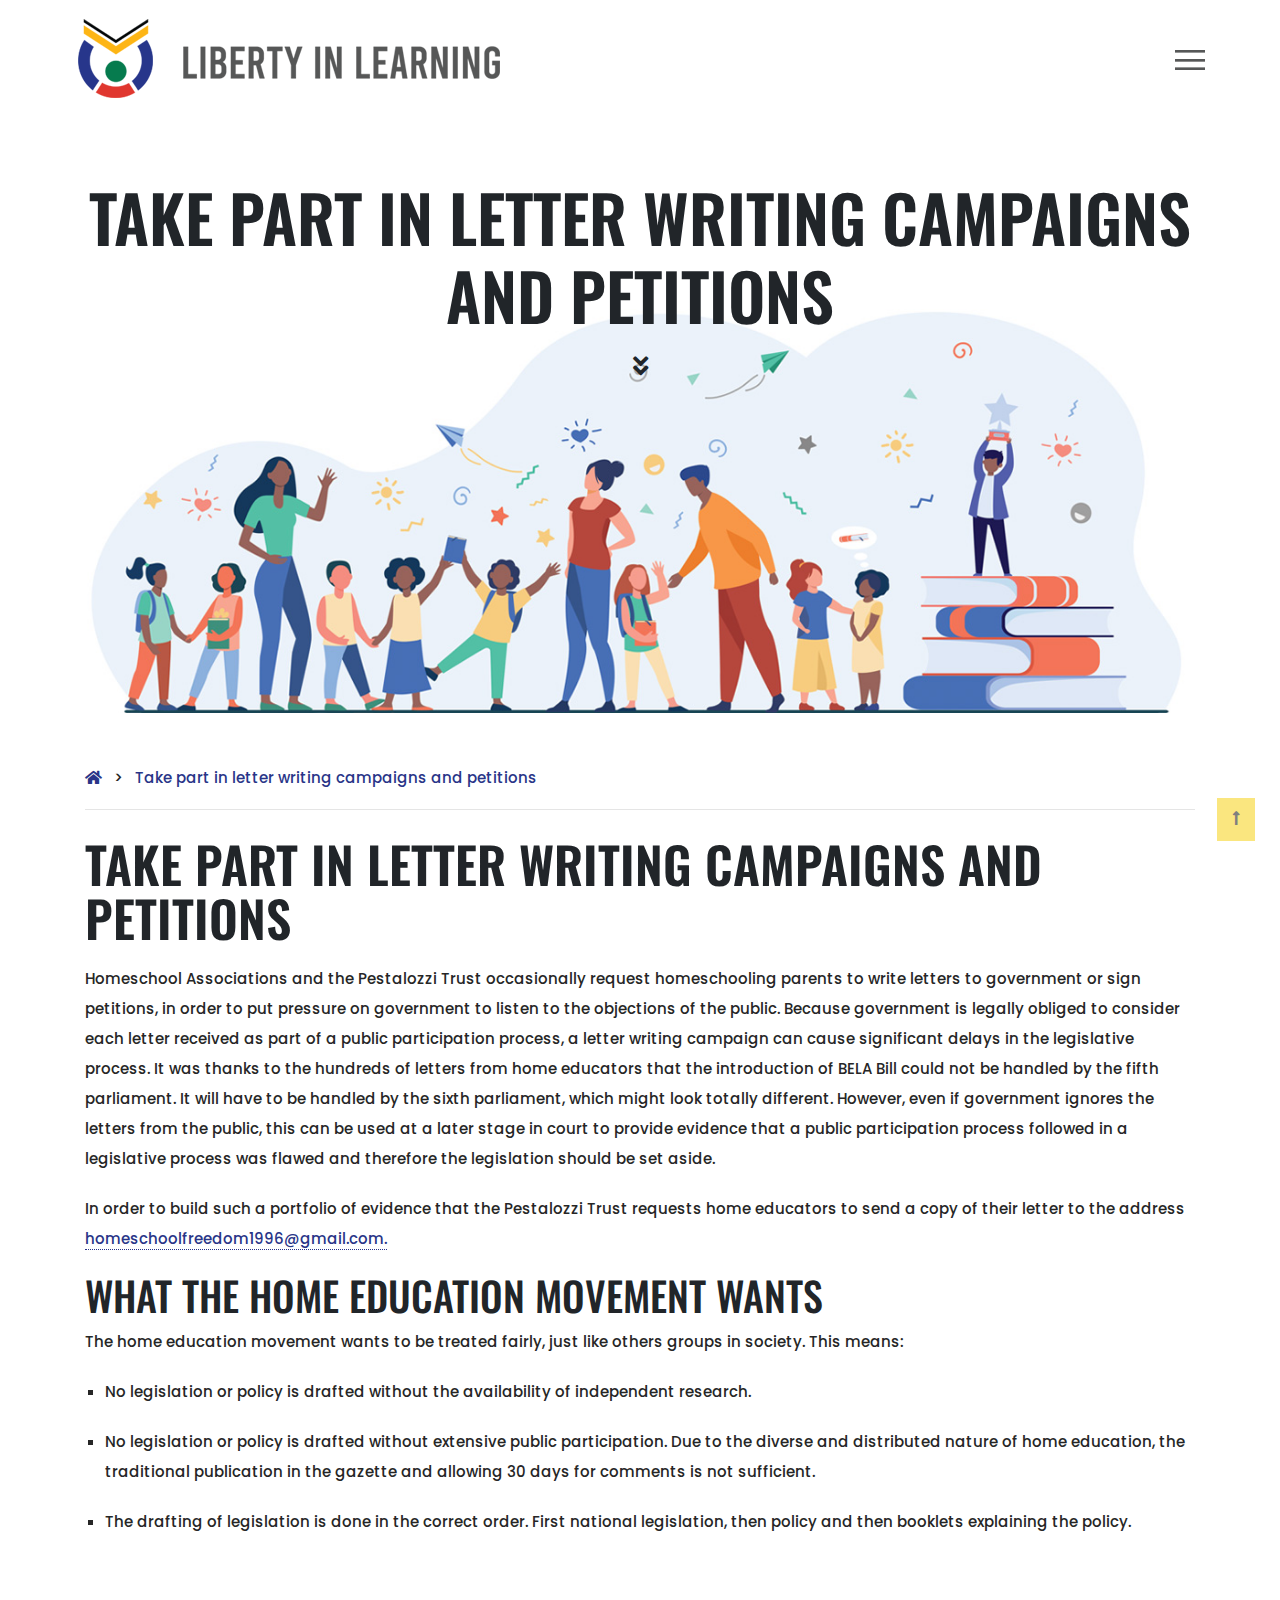
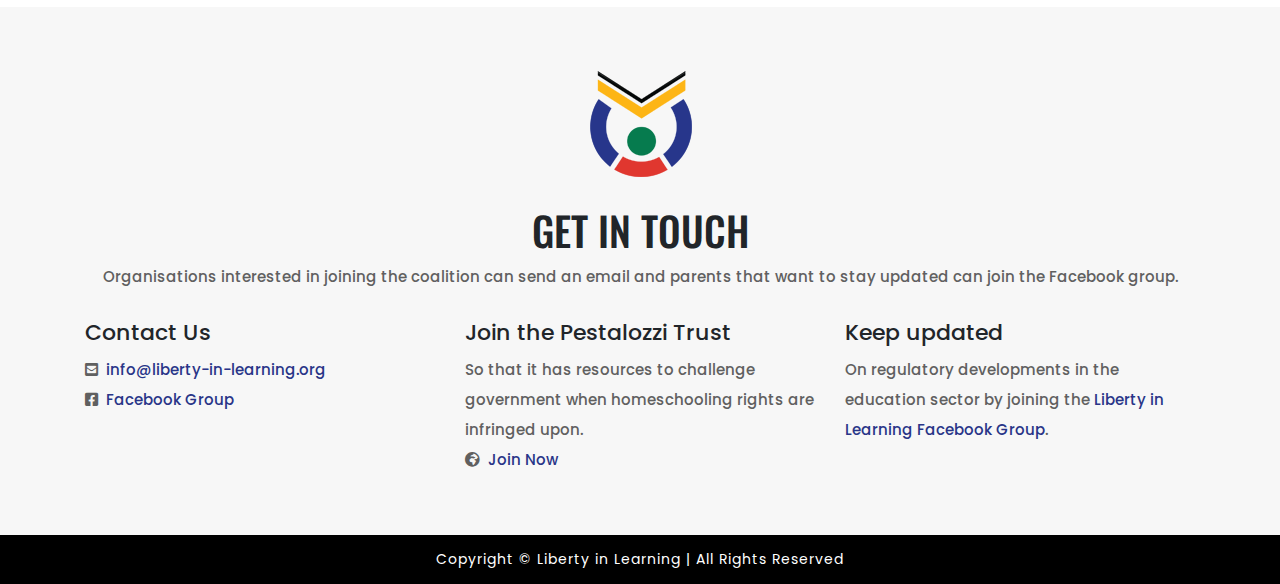
<file: letter-writing-campaigns-petitions.html>
<!doctype html>
<html lang="en">
  <head>
    <!-- meta tags -->
    <meta charset="utf-8">
    <meta http-equiv="X-UA-Compatible" content="IE=edge">
    <meta name="viewport" content="width=device-width, initial-scale=1">
    <meta name="keywords" content="home education liberties, freedom of home education, homeschooling associations, homeschooling, " >
    <meta name="description" content="Representatives from all the home education associations and the Pestalozzi Trust attended the meetings with Department of Basic Education (DBE) in 2014/15. During the 2015 meeting, it was felt that there was a need to submit a positive proposal to the DBE of principles on which a policy on home education can be based." >
    <link rel='shortcut icon' type='image/x-icon' href='./resources/images/favicon.ico' />
    <!-- title tag -->
    <title>Consensus of 2015 | Liberty in Learning</title>
    <!-- Bootstrap CSS -->
    <link rel="stylesheet" href="./resources/css/bootstrap.min.css">
    <!-- Fontawesome CSS -->
    <link rel="stylesheet" href="./resources/font-awesome/css/all.min.css">
    <!-- Animate CSS -->
    <link rel="stylesheet" href="./resources/css/animate.css">
    <link rel="stylesheet" href="./resources/css/aos.css">
    <!-- Custom CSS -->
    <link rel="stylesheet" href="./resources/css/stylesheet.css">
  </head>
  <body>
    <a class="back_to_top show" id="button_bottom"><i class="fas fa-long-arrow-alt-up"></i></a>
    <div class="container-fluid header-full">
        <div class="container header-container">
            <a href="./" class="logo" title="Liberty in Learning | Home Page">
                <img class="img-fluid" src="./resources/images/logo1.png" alt="Liberty in Learning Logo">
            </a>
            <div class="menu-toggle" onclick="toggleMenu();"></div>
        </div>
        <div class="navigation">
            <ul>
                <li><a href="./">Home</a></li>
                <li><a href="./concerns-of-the-home-education-movement.html">concerns of home education movement</a></li>
                <li><a href="./associations.html">importance of home education associations</a></li>
                <li><a href="./consensus2015.html">consensus of 2015</a></li>
                <li><a href="./lilcoalition.html">liberty in learning coalition</a></li>
                <li><a href="./constituency-office.html">how to approach your constituency office</a></li>
                <li><a href="./public-hearings.html">lessons from public hearings in the Western Cape</a></li>
                <li><a href="./faq.html">FAQs</a></li>
            </ul>
        </div>
    </div>
    
    <div id="minimal-bootstrap-carousel" class="carousel slide carousel-fade slider-content-style slider-home-one inner-layout-slider">
        <!-- Wrapper for slides -->
        <div class="carousel-inner">
            <div class="carousel-item active slide-1">
                <img class="img-fluid" src="./resources/images/hero.jpg" alt="Liberty in Learning Slider 1">
                <div class="carousel-caption d-none d-sm-block">
                    <div class="container">
                        <div class="box valign-middle">
                            <div class="content text-center">
                                <h3 data-animation="animated fadeInUp">Take part in letter writing campaigns and petitions</h3>
                                <a data-animation="animated fadeInDown" onclick="layoutAutoScroll()" class="thm-btn extend"><i class="fas fa-angle-double-down"></i></a>

                            </div>
                        </div>
                    </div>
                </div>
            </div>
        </div>
        <!-- Controls -->
        <!-- <a class="carousel-control-prev" href="#minimal-bootstrap-carousel" role="button" data-slide="prev">
            <i class="fas fa-long-arrow-alt-left"></i>
            <span class="sr-only">Previous</span>
        </a>
        <a class="carousel-control-next" href="#minimal-bootstrap-carousel" role="button" data-slide="next">
            <i class="fas fa-long-arrow-alt-right"></i>
            <span class="sr-only">Next</span>
        </a> -->
    </div>

    <div class="container-fluid container-layout-full">
        <div class="container">
            <div class="row container-layout-row">
                <div class="col-md-12 col-sm-12 col-xs-12 layout-breadcrums">
                    <p><a href="./"><i class="fas fa-home"></i></a>&nbsp;&nbsp;  > &nbsp;&nbsp;<a href="./letter-writing-campaigns-petitions.html">Take part in letter writing campaigns and petitions</a></p>
                    <hr>
                </div>
                <div class="col-md-12 col-sm-12 col-xs-12">
                    <h1>Take part in letter writing campaigns and petitions</h1>
                    <p>Homeschool Associations and the Pestalozzi Trust occasionally request homeschooling parents to write letters to government or sign petitions, in order to put pressure on government to listen to the objections of the public. Because government is legally obliged to consider each letter received as part of a public participation process, a letter writing campaign can cause significant delays in the legislative process. It was thanks to the hundreds of letters from home educators that the introduction of BELA Bill could not be handled by the fifth parliament. It will have to be handled by the sixth parliament, which might look totally different. However, even if government ignores the letters from the public, this can be used at a later stage in court to provide evidence that a public participation process followed in a legislative process was flawed and therefore the legislation should be set aside.</p>
                    <p>In order to build such a portfolio of evidence that the Pestalozzi Trust requests home educators to send a copy of their letter to the address <a href="mailto:homeschoolfreedom1996@gmail.com" title="Click to mail">homeschoolfreedom1996@gmail.com.</a></p>

                    <h2>What the home education movement wants</h2>
                    <p>The home education movement wants to be treated fairly, just like others groups in society. This means:</p>
                    <ul>
                        <li>No legislation or policy is drafted without the availability of independent research.</li>
                        <li>No legislation or policy is drafted without extensive public participation. Due to the diverse and distributed nature of home education, the traditional publication in the gazette and allowing 30 days for comments is not sufficient.</li>
                        <li>The drafting of legislation is done in the correct order. First national legislation, then policy and then booklets explaining the policy.</li>
                    </ul>
                </div>
            </div>
        </div>
    </div>

    <div class="container-fluid container-footer-full">
        <div class="container">
            <div class="row container-footer-row">
                <div class="col-md-12 col-sm-12 col-xs-12 text-center">
                    <div class="container-footer-title">
                        <p><img class="img-fluid" src="./resources/images/logo-full.png" alt="Liberty in Learning"></p><br>
                        <h2>GET IN TOUCH</h2>
                        <p>Organisations interested in joining the coalition can send an email and parents that want to stay updated can join the Facebook group.</p>
                        <br>
                    </div>
                    <p></p>
                </div>
                <div class="col-md-4 col-sm-12 col-xs-12">
                    <h3>Contact Us</h3>
                    <!-- <p><i class="fas fa-phone-square-alt"></i>&nbsp;&nbsp;<a href="tel:01234 567891" title="Click to call">01234 567891</a></p> -->
                    <p><i class="fas fa-envelope-square"></i>&nbsp;&nbsp;<a href="mailto:info@liberty-in-learning.org" title="Click to mail">info@liberty-in-learning.org</a></p>
                    <p><i class="fab fa-facebook-square"></i>&nbsp;&nbsp;<a href="https://www.facebook.com/groups/libertyinlearning/" title="Click to visit">Facebook Group</a></p>
                </div>
                <div class="col-md-4 col-sm-12 col-xs-12">
                    <h3>Join the Pestalozzi Trust</h3>
                    <p>So that it has resources to challenge government when homeschooling rights are infringed upon.</p>
                    <p><i class="fas fa-globe-africa"></i>&nbsp;&nbsp;<a href="https://pestalozzi.org/" title="Click to visit">Join Now</a></p>
                </div>
                <div class="col-md-4 col-sm-12 col-xs-12">
                    <h3>Keep updated</h3>
                    <p>On regulatory developments in the education sector by joining the <a href="https://www.facebook.com/groups/libertyinlearning/" title="Click to visit">Liberty in Learning Facebook Group</a>.</p>
                </div>
            </div>
        </div>
    </div>



    <div class="container-fluid copyright-full">
        <div class="container">
            <div class="row copyright-row">
                <div class="col-md-12 col-sm-12 col-xs-12">
                    <p>Copyright &copy; </span> Liberty in Learning | All Rights Reserved</p>
                </div>
            </div>
        </div>
    </div>

    <script src="./resources/js/jquery-3.4.1.slim.min.js"></script>
    <script src="./resources/js/popper.min.js"></script>
    <script src="./resources/js/bootstrap.min.js"></script>
    <script src="./resources/js/jarallax.min.js"></script>
    <script src="./resources/js/zenscroll.js"></script>
    <script>
        function toggleMenu() {
            const menuToggle = document.querySelector('.menu-toggle');
            const navigation = document.querySelector('.navigation');
            const body = document.querySelector('body');
            menuToggle.classList.toggle('active');
            navigation.classList.toggle('active');
            body.classList.toggle('nav-open');
        }
        
        if(/MSIE \d|Trident.*rv:/.test(navigator.userAgent)){

        } else {
            // $('.carousel-item').jarallax({ speed: 0.6 });
        }

        "use strict";
        (function($) {


            function bootstrapAnimatedLayer() {

                function doAnimations(elems) {
                    var animEndEv = "webkitAnimationEnd animationend";

                    elems.each(function() {
                        var $this = $(this),
                            $animationType = $this.data("animation");
                        $this.addClass($animationType).one(animEndEv, function() {
                            $this.removeClass($animationType);
                        });
                    });
                }

                var $myCarousel = $("#minimal-bootstrap-carousel"),
                    $firstAnimatingElems = $myCarousel
                    .find(".carousel-item:first")
                    .find("[data-animation ^= 'animated']");

                $myCarousel.carousel();

                doAnimations($firstAnimatingElems);

                $myCarousel.on("slide.bs.carousel", function(e) {
                    var $animatingElems = $(e.relatedTarget).find(
                        "[data-animation ^= 'animated']"
                    );
                    doAnimations($animatingElems);
                });
            }

            bootstrapAnimatedLayer();

        })($);

        function layoutAutoScroll() {

            if (window.innerWidth > 768) {

                var headerHeightAccoScreen = document.querySelector('.header-container').offsetHeight;

                var sliderHeightAccoScreen = document.getElementById("minimal-bootstrap-carousel").offsetHeight;

                var newHeight = sliderHeightAccoScreen + headerHeightAccoScreen;

                setTimeout(function(){

                    window.zenscroll.toY(newHeight, 1000);

                }, 100);

            };

        }

        var getYear = new Date().getFullYear();
        document.getElementById('getYear').innerHTML = getYear;
    </script>
    <script>

        var btn = $('#button_bottom');

        $(window).scroll(function() {
            if ($(window).scrollTop() > 300) {
                btn.addClass('show');
            } else {
                btn.removeClass('show');
            }
        });

        btn.on('click', function(e) {
            e.preventDefault();
            $('html, body').animate({ scrollTop: 5 }, '300');
        });

        $( document ).ready(function() {
            setTimeout(() => {
                $('.thm-btn.extend').addClass('kayframeAnimate');
            }, 3000);
        });

        $('.thm-btn.extend').click(function () {
            $(this).removeClass('kayframeAnimate');
        });
    </script>
  </body>
</html>
</file>
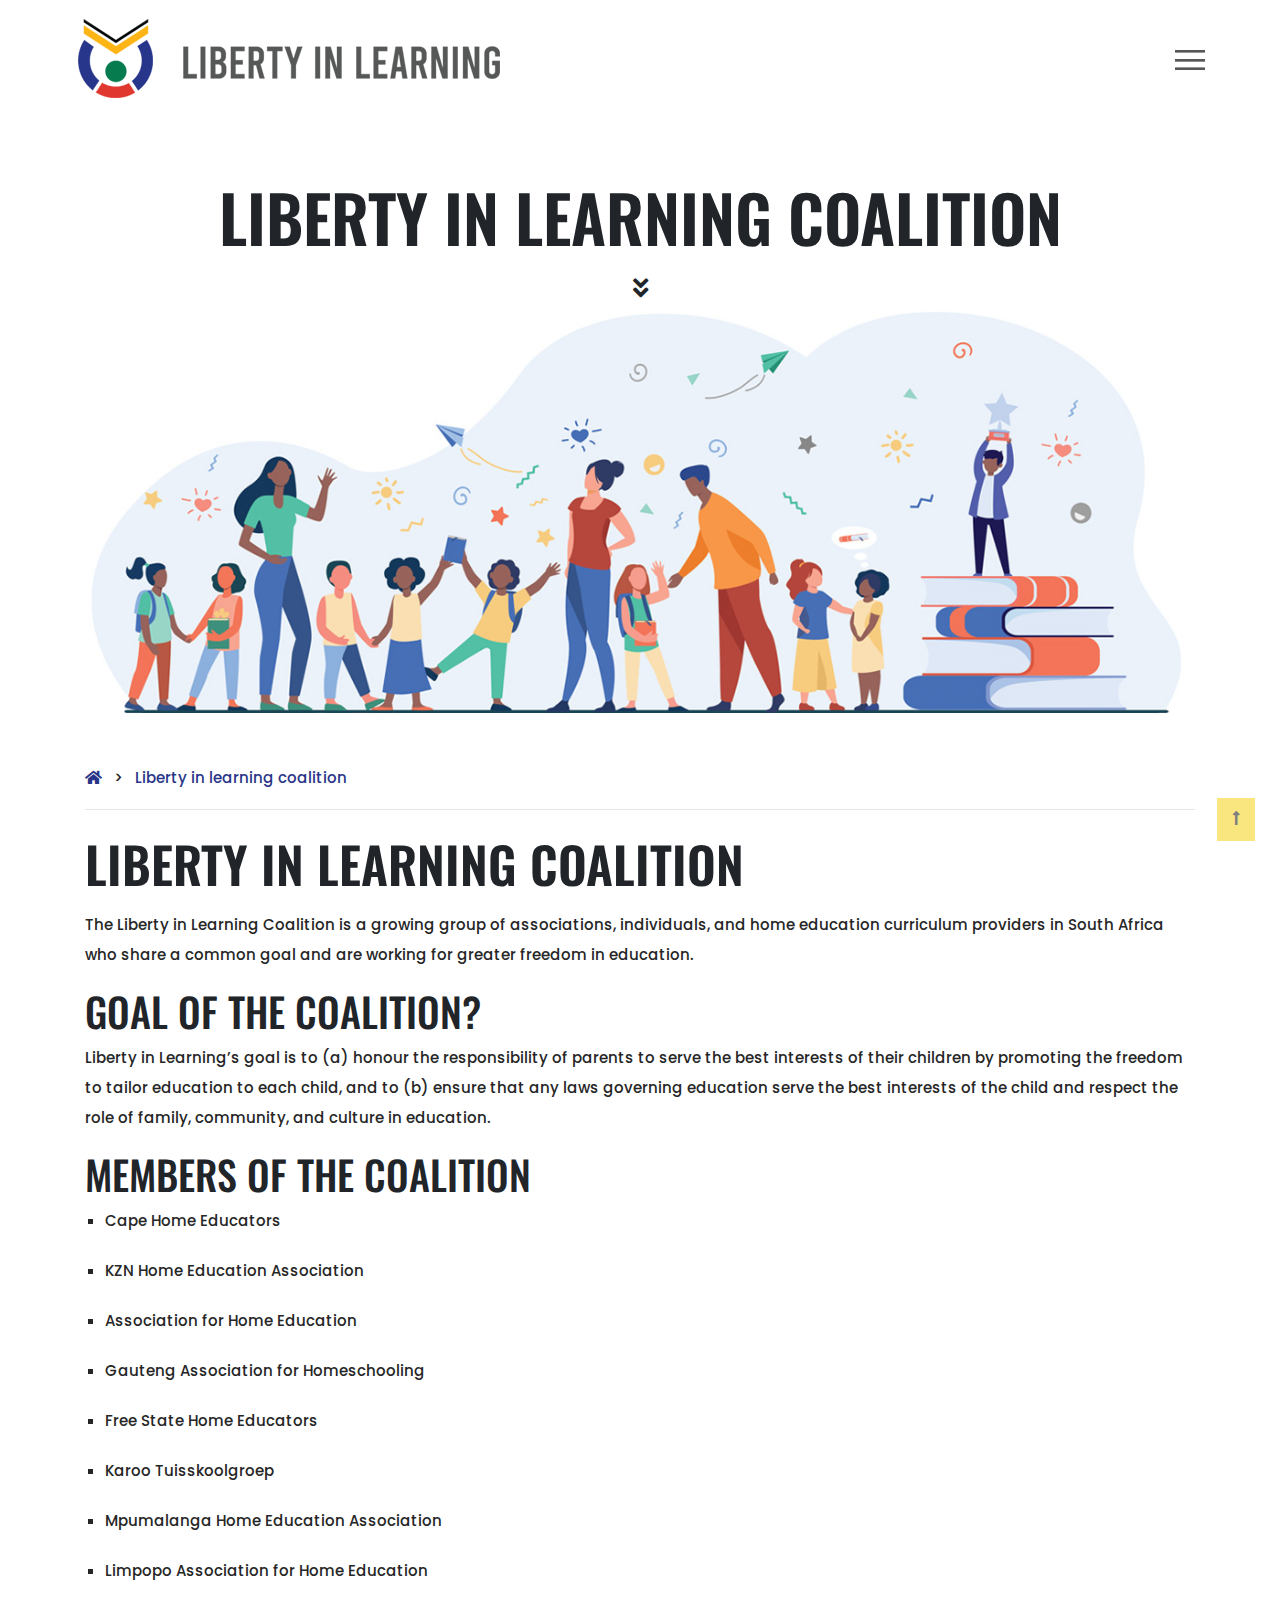
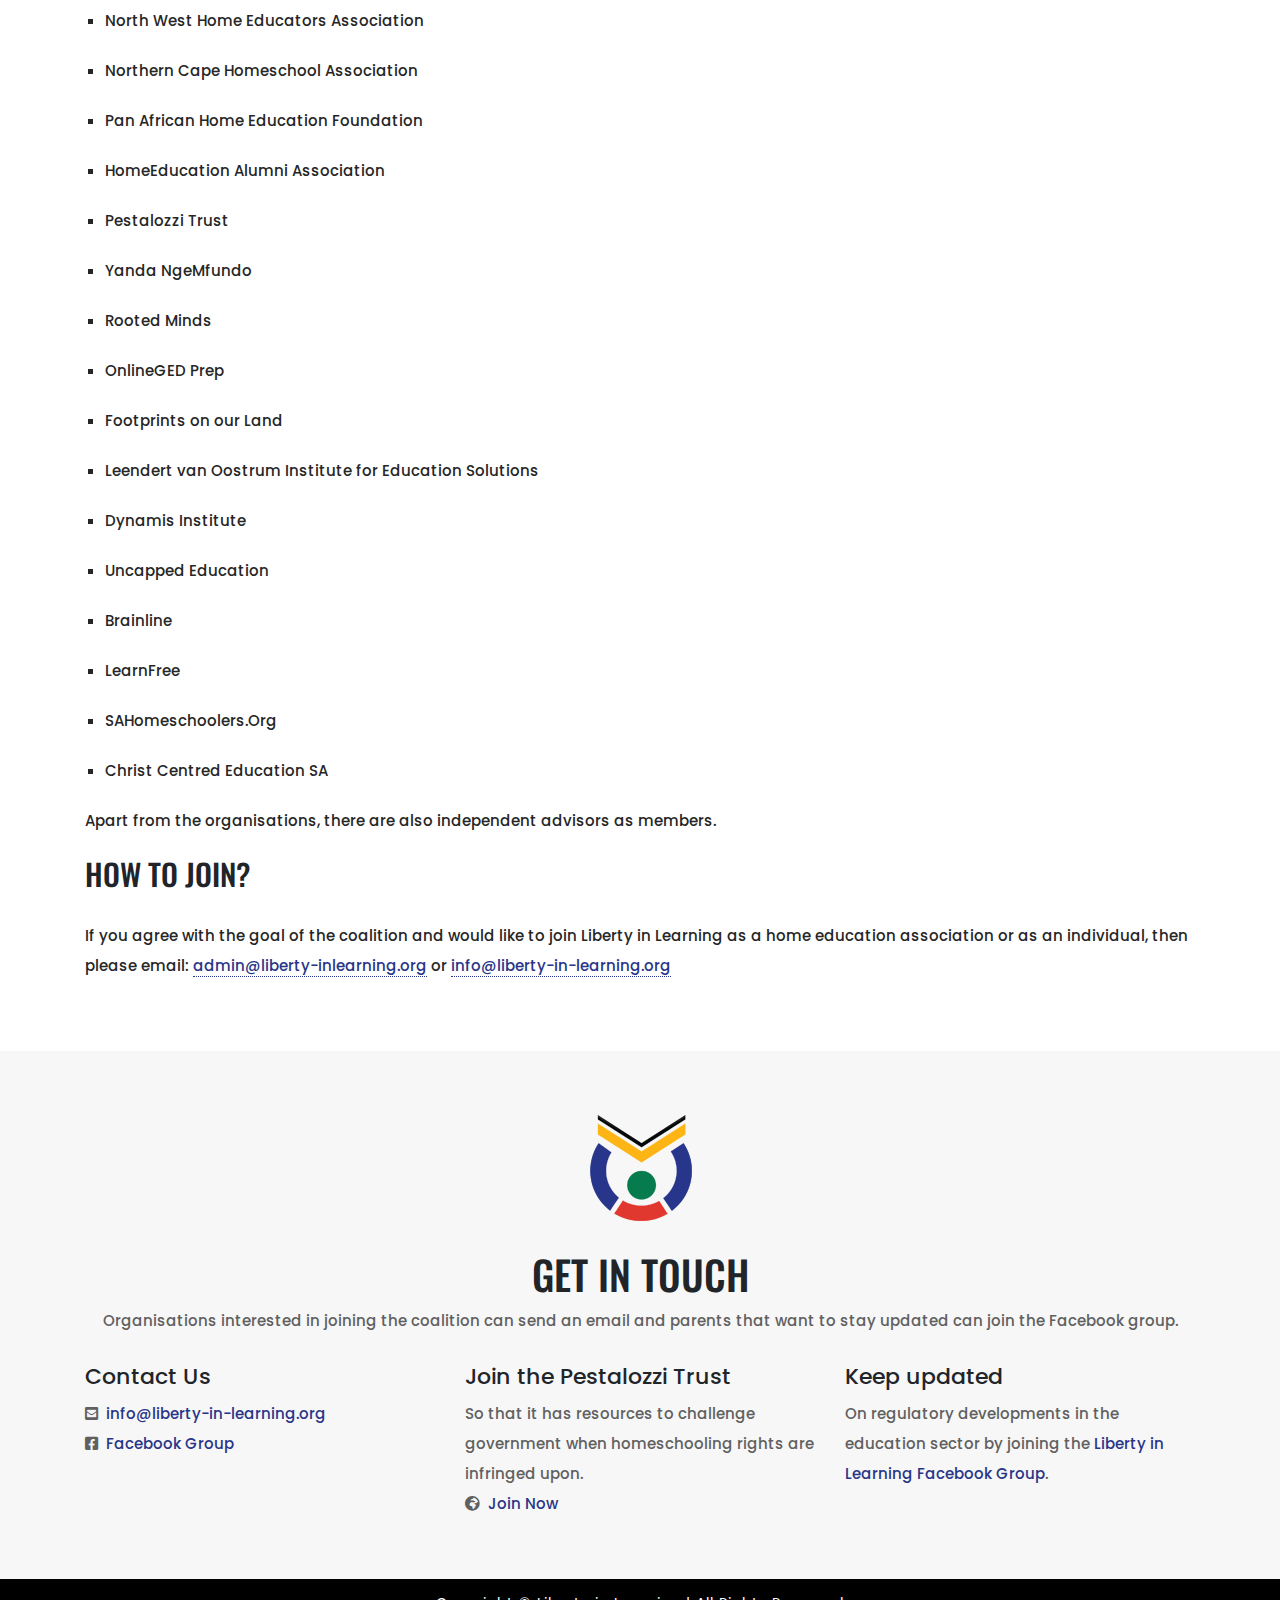
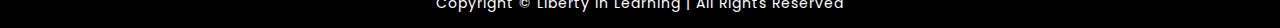
<file: lilcoalition.html>
<!doctype html>
<html lang="en">
  <head>
    <!-- meta tags -->
    <meta charset="utf-8">
    <meta http-equiv="X-UA-Compatible" content="IE=edge">
    <meta name="viewport" content="width=device-width, initial-scale=1">
    <meta name="keywords" content="home education liberties, freedom of home education, homeschooling associations, homeschooling, liberty in learning coalition" >
    <meta name="description" content="The Liberty in Learning Coalition is a growing group of associations, individuals, and home education curriculum providers in South Africa who share a common goal and are working for greater freedom in education." >
    <link rel='shortcut icon' type='image/x-icon' href='./resources/images/favicon.ico' />
    <!-- title tag -->
    <title>Liberty in Learning Coalition | Liberty in Learning</title>
    <!-- Bootstrap CSS -->
    <link rel="stylesheet" href="./resources/css/bootstrap.min.css">
    <!-- Fontawesome CSS -->
    <link rel="stylesheet" href="./resources/font-awesome/css/all.min.css">
    <!-- Animate CSS -->
    <link rel="stylesheet" href="./resources/css/animate.css">
    <link rel="stylesheet" href="./resources/css/aos.css">
    <!-- Custom CSS -->
    <link rel="stylesheet" href="./resources/css/stylesheet.css">
  </head>
  <body>
    <a class="back_to_top show" id="button_bottom"><i class="fas fa-long-arrow-alt-up"></i></a>
    <div class="container-fluid header-full">
        <div class="container header-container">
            <a href="./" class="logo" title="Liberty in Learning | Home Page">
                <img class="img-fluid" src="./resources/images/logo1.png" alt="Liberty in Learning Logo">
            </a>
            <div class="menu-toggle" onclick="toggleMenu();"></div>
        </div>
        <div class="navigation">
            <ul>
                <li><a href="./">Home</a></li>
                <li><a href="./concerns-of-the-home-education-movement.html">concerns of home education movement</a></li>
                <li><a href="./associations.html">importance of home education associations</a></li>
                <li><a href="./consensus2015.html">consensus of 2015</a></li>
                <li><a href="./lilcoalition.html" class="active">liberty in learning coalition</a></li>
                <li><a href="./constituency-office.html">how to approach your constituency office</a></li>
                <li><a href="./public-hearings.html">lessons from public hearings in the Western Cape</a></li>
                <li><a href="./faq.html">FAQs</a></li>
            </ul>
        </div>
    </div>
    
    <div id="minimal-bootstrap-carousel" class="carousel slide carousel-fade slider-content-style slider-home-one inner-layout-slider">
        <!-- Wrapper for slides -->
        <div class="carousel-inner">
            <div class="carousel-item active slide-1">
                <img class="img-fluid" src="./resources/images/hero.jpg" alt="Liberty in Learning Slider 1">
                <div class="carousel-caption d-none d-sm-block">
                    <div class="container">
                        <div class="box valign-middle">
                            <div class="content text-center">
                                <h3 data-animation="animated fadeInUp">liberty in learning coalition</h3>
                                <a data-animation="animated fadeInDown" onclick="layoutAutoScroll()" class="thm-btn extend"><i class="fas fa-angle-double-down"></i></a>

                            </div>
                        </div>
                    </div>
                </div>
            </div>
        </div>
        <!-- Controls -->
        <!-- <a class="carousel-control-prev" href="#minimal-bootstrap-carousel" role="button" data-slide="prev">
            <i class="fas fa-long-arrow-alt-left"></i>
            <span class="sr-only">Previous</span>
        </a>
        <a class="carousel-control-next" href="#minimal-bootstrap-carousel" role="button" data-slide="next">
            <i class="fas fa-long-arrow-alt-right"></i>
            <span class="sr-only">Next</span>
        </a> -->
    </div>

    <!-- <div class="container-fluid layout-breadcrums">
        <div class="container">
            <div class="row">
                <div class="col-md-12 col-sm-12 col-xs-12">
                    <p><a href="./"><i class="fas fa-home"></i></a>&nbsp;&nbsp;  > &nbsp;&nbsp;<a href="./lilcoalition.html">liberty in learning coalition</a></p>
                </div>
            </div>
        </div>
    </div> -->

    <div class="container-fluid container-layout-full">
        <div class="container">
            <div class="row container-layout-row">
                <div class="col-md-12 col-sm-12 col-xs-12 layout-breadcrums">
                    <p><a href="./"><i class="fas fa-home"></i></a>&nbsp;&nbsp;  > &nbsp;&nbsp;<a href="./lilcoalition.html">Liberty in learning coalition</a></p>
                    <hr>
                </div>
                <div class="col-md-12 col-sm-12 col-xs-12">
                    <h1>Liberty in Learning Coalition</h1>
                    <p>The Liberty in Learning Coalition is a growing group of associations, individuals, and home education curriculum providers in South Africa who share a common goal and are working for greater freedom in education.</p>

                    <!-- <p style="text-align: center;"><img src="./resources/images/lilc.png" alt="Liberty in Learning Coalition"></p> -->

                    <h2>Goal of the Coalition?</h2>
                    <p>Liberty in Learning’s goal is to (a) honour the responsibility of parents to serve the best interests of their children by promoting the freedom to tailor education to each child, and to (b) ensure that any laws governing education serve the best interests of the child and respect the role of family, community, and culture in education.</p>

                    <h2>Members of the Coalition</h2>
                    <ul>
                       <li>Cape Home Educators</li>
                       <li>KZN Home Education Association</li>
                       <li>Association for Home Education</li>
                       <li>Gauteng Association for Homeschooling</li>
                       <li>Free State Home Educators</li>
                       <li>Karoo Tuisskoolgroep</li>
                       <li>Mpumalanga Home Education Association</li>
                       <li>Limpopo Association for Home Education </li>
                       <li>North West Home Educators Association</li>
                       <li>Northern Cape Homeschool Association</li>
                       <li>Pan African Home Education Foundation</li>
                       <li>HomeEducation Alumni Association</li>
                       <li>Pestalozzi Trust</li>
                       <li>Yanda NgeMfundo </li>
                       <li>Rooted Minds</li>
                       <li>OnlineGED Prep</li>
                       <li>Footprints on our Land</li>
                       <li>Leendert van Oostrum Institute for Education Solutions</li>
                       <li>Dynamis Institute</li>
                       <li>Uncapped Education</li>
                       <li>Brainline</li>
                       <li>LearnFree</li>
                       <li>SAHomeschoolers.Org</li>
                       <li>Christ Centred Education SA</li>
                    </ul>
                    <p>Apart from the organisations, there are also independent advisors as members.</p>

                    <h3>How to join?</h3>

                    <p>If you agree with the goal of the coalition and would like to join Liberty in Learning as a home education association or as an individual, then please email: <a href="mailto:admin@liberty-inlearning.org" title="Click to mail">admin@liberty-inlearning.org</a> or <a href="mailto:info@liberty-in-learning.org" title="Click to mail">info@liberty-in-learning.org</a></p>
                </div>
            </div>
        </div>
    </div>

    <div class="container-fluid container-footer-full">
        <div class="container">
            <div class="row container-footer-row">
                <div class="col-md-12 col-sm-12 col-xs-12 text-center">
                    <div class="container-footer-title">
                        <p><img class="img-fluid" src="./resources/images/logo-full.png" alt="Liberty in Learning"></p><br>
                        <h2>GET IN TOUCH</h2>
                        <p>Organisations interested in joining the coalition can send an email and parents that want to stay updated can join the Facebook group.</p>
                        <br>
                    </div>
                    <p></p>
                </div>
                <div class="col-md-4 col-sm-12 col-xs-12">
                    <h3>Contact Us</h3>
                    <!-- <p><i class="fas fa-phone-square-alt"></i>&nbsp;&nbsp;<a href="tel:01234 567891" title="Click to call">01234 567891</a></p> -->
                    <p><i class="fas fa-envelope-square"></i>&nbsp;&nbsp;<a href="mailto:info@liberty-in-learning.org" title="Click to mail">info@liberty-in-learning.org</a></p>
                    <p><i class="fab fa-facebook-square"></i>&nbsp;&nbsp;<a href="https://www.facebook.com/groups/libertyinlearning/" title="Click to visit">Facebook Group</a></p>
                </div>
                <div class="col-md-4 col-sm-12 col-xs-12">
                    <h3>Join the Pestalozzi Trust</h3>
                    <p>So that it has resources to challenge government when homeschooling rights are infringed upon.</p>
                    <p><i class="fas fa-globe-africa"></i>&nbsp;&nbsp;<a href="https://pestalozzi.org/" title="Click to visit">Join Now</a></p>
                </div>
                <div class="col-md-4 col-sm-12 col-xs-12">
                    <h3>Keep updated</h3>
                    <p>On regulatory developments in the education sector by joining the <a href="https://www.facebook.com/groups/libertyinlearning/" title="Click to visit">Liberty in Learning Facebook Group</a>.</p>
                </div>
            </div>
        </div>
    </div>



    <div class="container-fluid copyright-full">
        <div class="container">
            <div class="row copyright-row">
                <div class="col-md-12 col-sm-12 col-xs-12">
                    <p>Copyright &copy; </span> Liberty in Learning | All Rights Reserved</p>
                </div>
            </div>
        </div>
    </div>

    <script src="./resources/js/jquery-3.4.1.slim.min.js"></script>
    <script src="./resources/js/popper.min.js"></script>
    <script src="./resources/js/bootstrap.min.js"></script>
    <script src="./resources/js/jarallax.min.js"></script>
    <script src="./resources/js/zenscroll.js"></script>
    <script>
        function toggleMenu() {
            const menuToggle = document.querySelector('.menu-toggle');
            const navigation = document.querySelector('.navigation');
            const body = document.querySelector('body');
            menuToggle.classList.toggle('active');
            navigation.classList.toggle('active');
            body.classList.toggle('nav-open');
        }
        
        if(/MSIE \d|Trident.*rv:/.test(navigator.userAgent)){

        } else {
            // $('.carousel-item').jarallax({ speed: 0.6 });
        }

        "use strict";
        (function($) {


            function bootstrapAnimatedLayer() {

                function doAnimations(elems) {
                    var animEndEv = "webkitAnimationEnd animationend";

                    elems.each(function() {
                        var $this = $(this),
                            $animationType = $this.data("animation");
                        $this.addClass($animationType).one(animEndEv, function() {
                            $this.removeClass($animationType);
                        });
                    });
                }

                var $myCarousel = $("#minimal-bootstrap-carousel"),
                    $firstAnimatingElems = $myCarousel
                    .find(".carousel-item:first")
                    .find("[data-animation ^= 'animated']");

                $myCarousel.carousel();

                doAnimations($firstAnimatingElems);

                $myCarousel.on("slide.bs.carousel", function(e) {
                    var $animatingElems = $(e.relatedTarget).find(
                        "[data-animation ^= 'animated']"
                    );
                    doAnimations($animatingElems);
                });
            }

            bootstrapAnimatedLayer();

        })($);

        function layoutAutoScroll() {

            if (window.innerWidth > 768) {

                var headerHeightAccoScreen = document.querySelector('.header-container').offsetHeight;

                var sliderHeightAccoScreen = document.getElementById("minimal-bootstrap-carousel").offsetHeight;

                var newHeight = sliderHeightAccoScreen + headerHeightAccoScreen;

                setTimeout(function(){

                    window.zenscroll.toY(newHeight, 1000);

                }, 100);

            };

        }

        var getYear = new Date().getFullYear();
        document.getElementById('getYear').innerHTML = getYear;
    </script>
    <script>

        var btn = $('#button_bottom');

        $(window).scroll(function() {
            if ($(window).scrollTop() > 300) {
                btn.addClass('show');
            } else {
                btn.removeClass('show');
            }
        });

        btn.on('click', function(e) {
            e.preventDefault();
            $('html, body').animate({ scrollTop: 5 }, '300');
        });

        $( document ).ready(function() {
            setTimeout(() => {
                $('.thm-btn.extend').addClass('kayframeAnimate');
            }, 3000);
        });

        $('.thm-btn.extend').click(function () {
            $(this).removeClass('kayframeAnimate');
        });
    </script>
  </body>
</html>
</file>
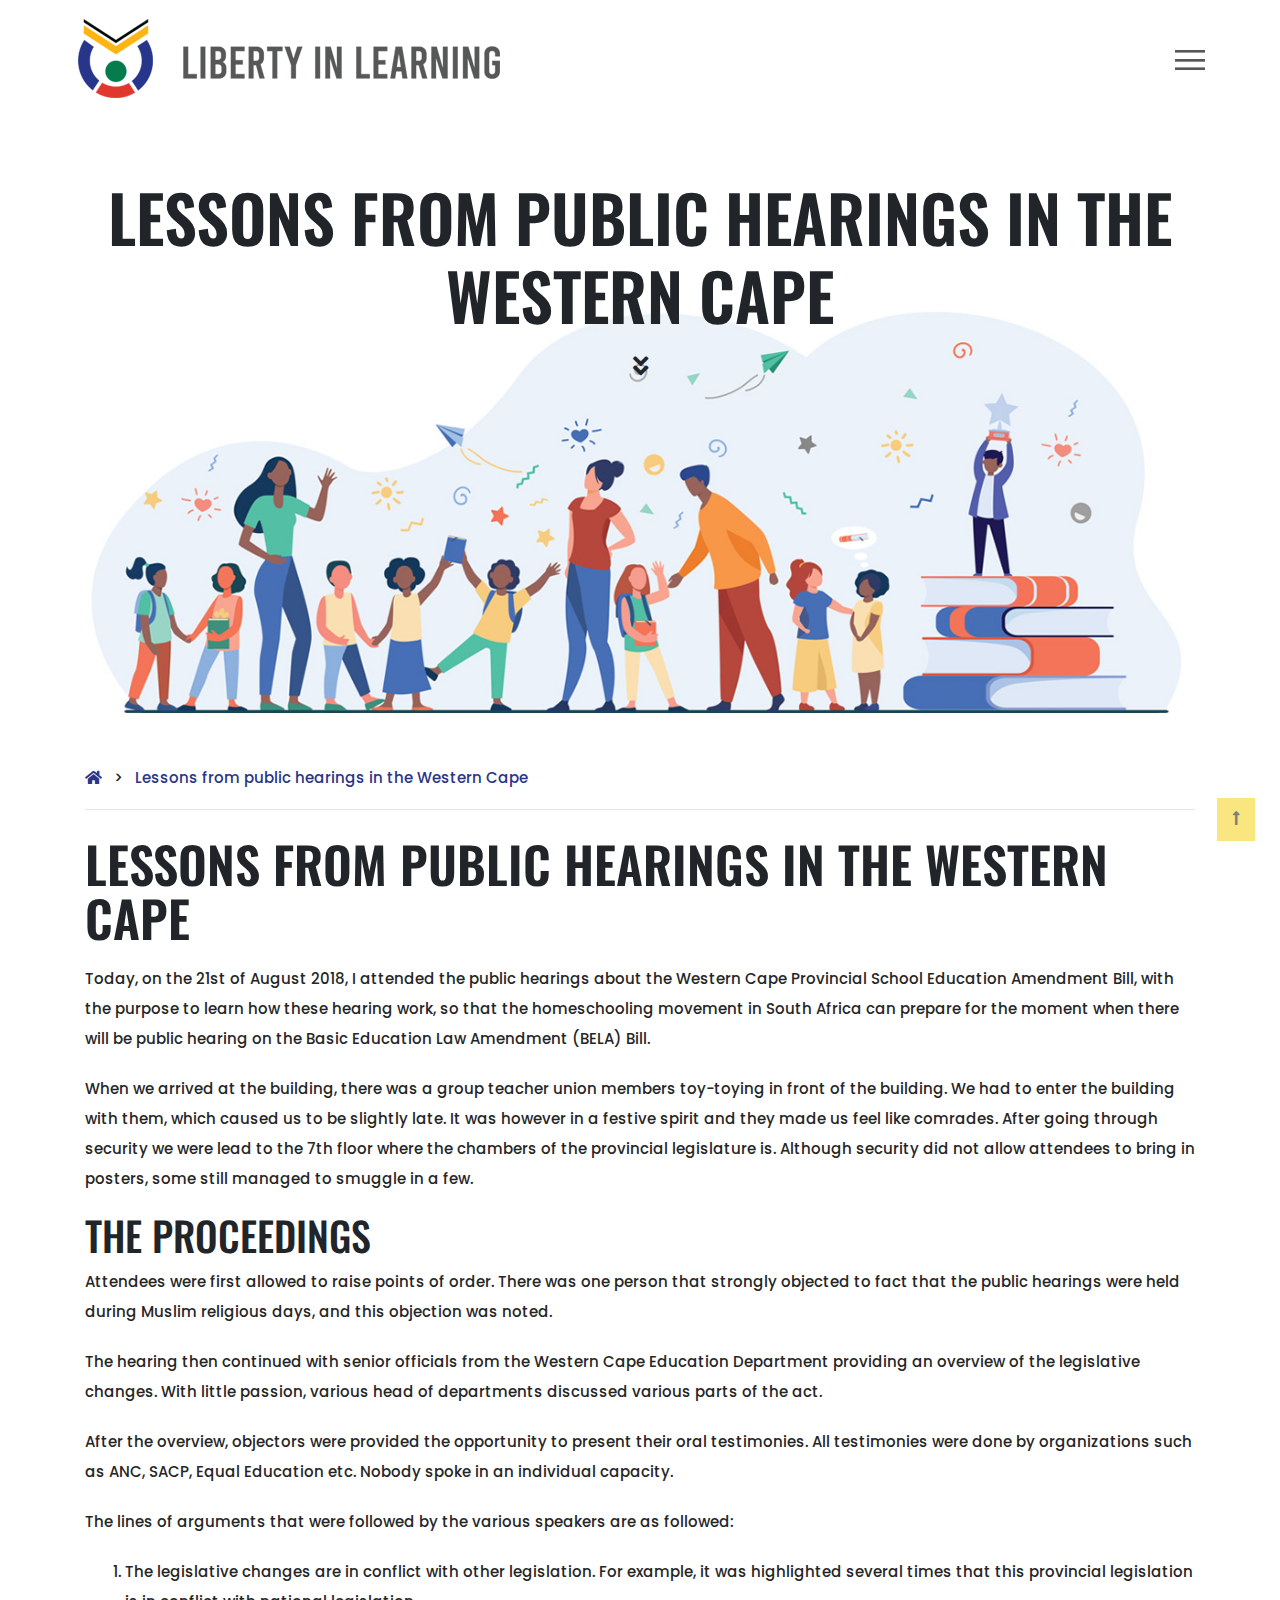
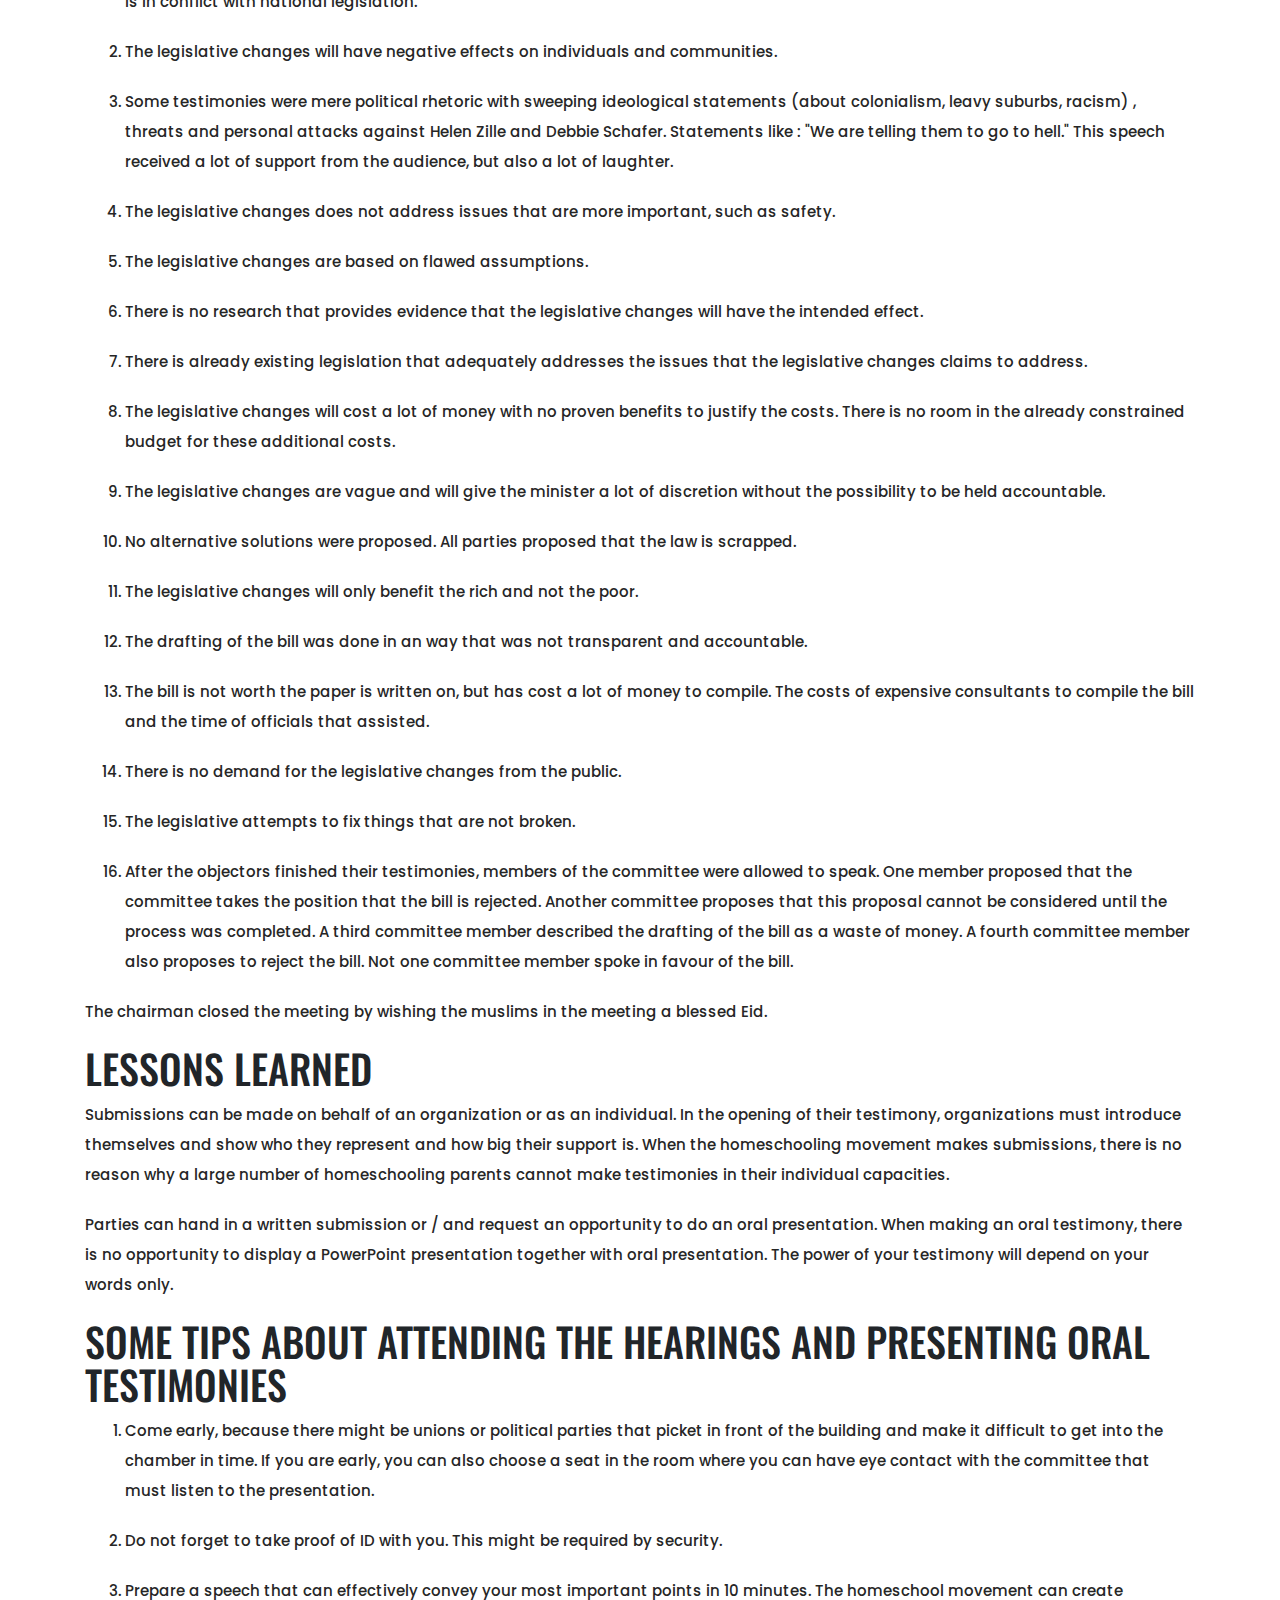
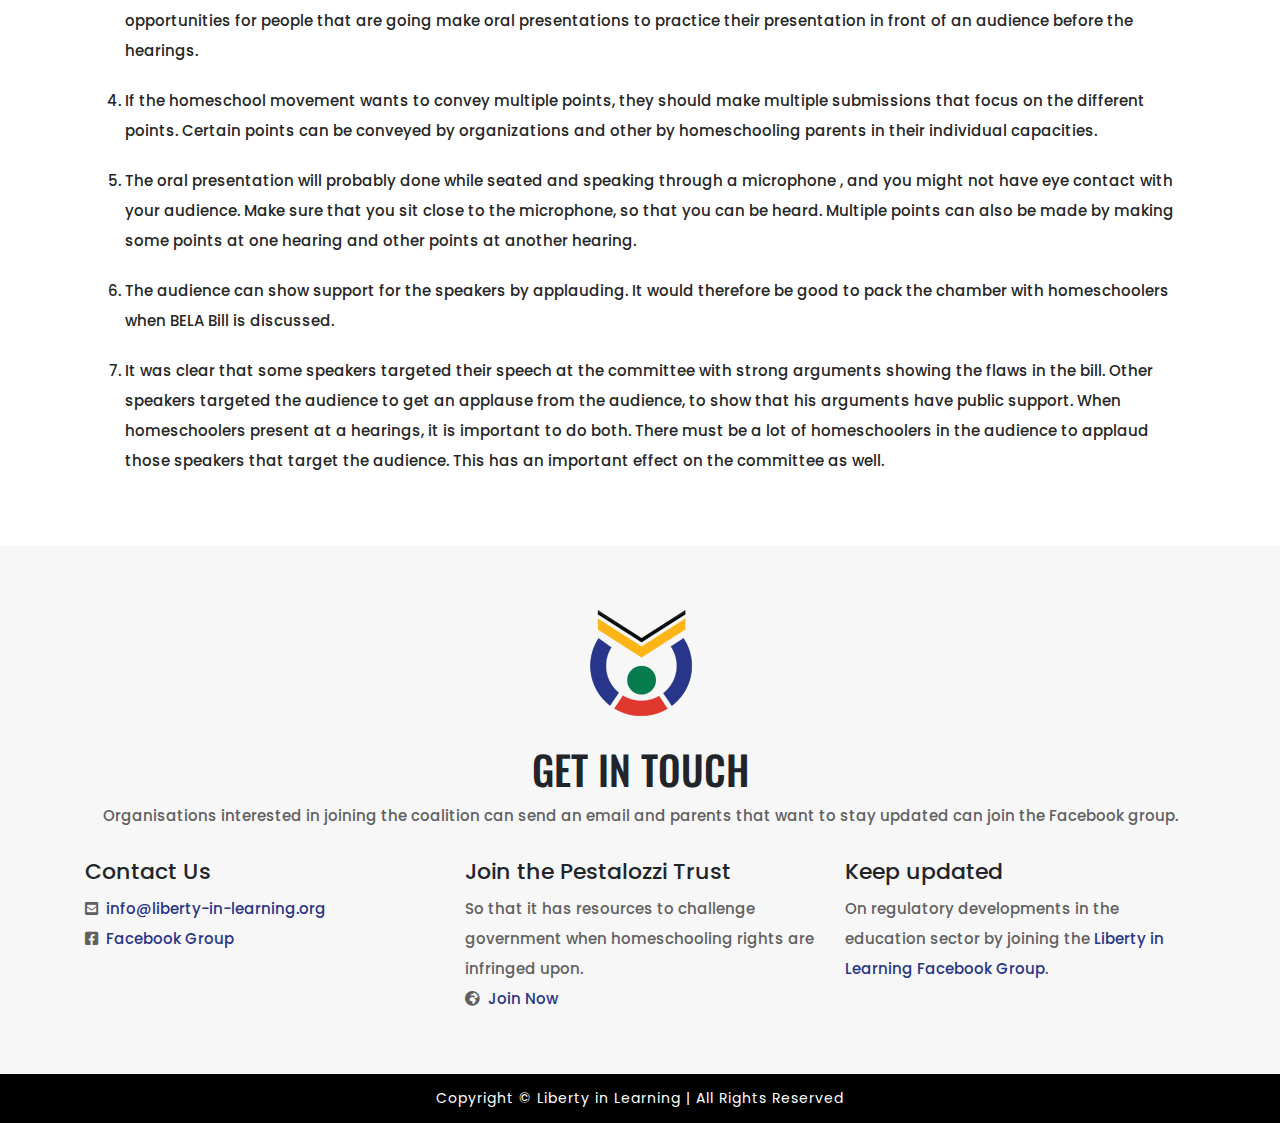
<file: public-hearings.html>
<!doctype html>
<html lang="en">
  <head>
    <!-- meta tags -->
    <meta charset="utf-8">
    <meta http-equiv="X-UA-Compatible" content="IE=edge">
    <meta name="viewport" content="width=device-width, initial-scale=1">
    <meta name="keywords" content="home education liberties, freedom of home education, homeschooling associations, homeschooling, " >
    <meta name="description" content="When we arrived at the building, there was a group teacher union members toy-toying in front of the building. We had to enter the building with them, which caused us to be slightly late." >
    <link rel='shortcut icon' type='image/x-icon' href='./resources/images/favicon.ico' />
    <!-- title tag -->
    <title>Public hearings | Liberty in Learning</title>
    <!-- Bootstrap CSS -->
    <link rel="stylesheet" href="./resources/css/bootstrap.min.css">
    <!-- Fontawesome CSS -->
    <link rel="stylesheet" href="./resources/font-awesome/css/all.min.css">
    <!-- Animate CSS -->
    <link rel="stylesheet" href="./resources/css/animate.css">
    <link rel="stylesheet" href="./resources/css/aos.css">
    <!-- Custom CSS -->
    <link rel="stylesheet" href="./resources/css/stylesheet.css">
  </head>
  <body>
    <a class="back_to_top show" id="button_bottom"><i class="fas fa-long-arrow-alt-up"></i></a>
    <div class="container-fluid header-full">
        <div class="container header-container">
            <a href="./" class="logo" title="Liberty in Learning | Home Page">
                <img class="img-fluid" src="./resources/images/logo1.png" alt="Liberty in Learning Logo">
            </a>
            <div class="menu-toggle" onclick="toggleMenu();"></div>
        </div>
        <div class="navigation">
            <ul>
                <li><a href="./">Home</a></li>
                <li><a href="./concerns-of-the-home-education-movement.html">concerns of home education movement</a></li>
                <li><a href="./associations.html">importance of home education associations</a></li>
                <li><a href="./consensus2015.html">consensus of 2015</a></li>
                <li><a href="./lilcoalition.html">liberty in learning coalition</a></li>
                <li><a href="./constituency-office.html">how to approach your constituency office</a></li>
                <li><a href="./public-hearings.html" class="active">lessons from public hearings in the Western Cape</a></li>
                <li><a href="./faq.html">FAQs</a></li>
            </ul>
        </div>
    </div>
    
    <div id="minimal-bootstrap-carousel" class="carousel slide carousel-fade slider-content-style slider-home-one inner-layout-slider">
        <!-- Wrapper for slides -->
        <div class="carousel-inner">
            <div class="carousel-item active slide-1">
                <img class="img-fluid" src="./resources/images/hero.jpg" alt="Liberty in Learning Slider 1">
                <div class="carousel-caption d-none d-sm-block">
                    <div class="container">
                        <div class="box valign-middle">
                            <div class="content text-center">
                                <h3 data-animation="animated fadeInUp">lessons from public hearings in the Western Cape</h3>
                                <a data-animation="animated fadeInDown" onclick="layoutAutoScroll()" class="thm-btn extend"><i class="fas fa-angle-double-down"></i></a>

                            </div>
                        </div>
                    </div>
                </div>
            </div>
        </div>
        <!-- Controls -->
        <!-- <a class="carousel-control-prev" href="#minimal-bootstrap-carousel" role="button" data-slide="prev">
            <i class="fas fa-long-arrow-alt-left"></i>
            <span class="sr-only">Previous</span>
        </a>
        <a class="carousel-control-next" href="#minimal-bootstrap-carousel" role="button" data-slide="next">
            <i class="fas fa-long-arrow-alt-right"></i>
            <span class="sr-only">Next</span>
        </a> -->
    </div>

    <div class="container-fluid container-layout-full">
        <div class="container">
            <div class="row container-layout-row">
                <div class="col-md-12 col-sm-12 col-xs-12 layout-breadcrums">
                    <p><a href="./"><i class="fas fa-home"></i></a>&nbsp;&nbsp;  > &nbsp;&nbsp;<a href="./public-hearings.html">Lessons from public hearings in the Western Cape</a></p>
                    <hr>
                </div>
                <div class="col-md-12 col-sm-12 col-xs-12">
                    <h1>Lessons from public hearings in the Western Cape</h1>
                    <p>Today, on the 21st of August 2018, I attended the public hearings about the Western Cape Provincial School Education Amendment Bill, with the purpose to learn how these hearing work, so that the homeschooling movement in South Africa can prepare for the moment when there will be public hearing on the Basic Education Law Amendment (BELA) Bill.</p>
                    <p>When we arrived at the building, there was a group teacher union members toy-toying in front of the building. We had to enter the building with them, which caused us to be slightly late. It was however in a festive spirit and they made us feel like comrades. After going through security we were lead to the 7th floor where the chambers of the provincial legislature is. Although security did not allow attendees to bring in posters, some still managed to smuggle in a few.</p>

                    <h2>The proceedings</h2>
                    <p>Attendees were first allowed to raise points of order. There was one person that strongly objected to fact that the public hearings were held during Muslim religious days, and this objection was noted.</p>
                    <p>The hearing then continued with senior officials from the Western Cape Education Department providing an overview of the legislative changes. With little passion, various head of departments discussed various parts of the act.</p>
                    <p>After the overview, objectors were provided the opportunity to present their oral testimonies. All testimonies were done by organizations such as ANC, SACP, Equal Education etc. Nobody spoke in an individual capacity.</p>
                    <p>The lines of arguments that were followed by the various speakers are as followed:</p>
                    <ol>
                        <li>The legislative changes are in conflict with other legislation. For example, it was highlighted several times that this provincial legislation is in conflict with national legislation.</li>
                        <li>The legislative changes will have negative effects on individuals and communities.</li>
                        <li>Some testimonies were mere political rhetoric with sweeping ideological statements (about colonialism, leavy suburbs, racism) , threats and personal attacks against Helen Zille and Debbie Schafer. Statements like : "We are telling them to go to hell." This speech received a lot of support from the audience, but also a lot of laughter.</li>
                        <li>The legislative changes does not address issues that are more important, such as safety.</li>
                        <li>The legislative changes are based on flawed assumptions.</li>
                        <li>There is no research that provides evidence that the legislative changes will have the intended effect.</li>
                        <li>There is already existing legislation that adequately addresses the issues that the legislative changes claims to address.</li>
                        <li>The legislative changes will cost a lot of money with no proven benefits to justify the costs. There is no room in the already constrained budget for these additional costs.</li>
                        <li>The legislative changes are vague and will give the minister a lot of discretion without the possibility to be held accountable.</li>
                        <li>No alternative solutions were proposed. All parties proposed that the law is scrapped.</li>
                        <li>The legislative changes will only benefit the rich and not the poor.</li>
                        <li>The drafting of the bill was done in an way that was not transparent and accountable.</li>
                        <li>The bill is not worth the paper is written on, but has cost a lot of money to compile. The costs of expensive consultants to compile the bill and the time of officials that assisted.</li>
                        <li>There is no demand for the legislative changes from the public.</li>
                        <li>The legislative attempts to fix things that are not broken.</li>
                        <li>After the objectors finished their testimonies, members of the committee were allowed to speak. One member proposed that the committee takes the position that the bill is rejected. Another committee proposes that this proposal cannot be considered until the process was completed. A third committee member described the drafting of the bill as a waste of money. A fourth committee member also proposes to reject the bill. Not one committee member spoke in favour of the bill.</li>
                    </ol>
                    <p>The chairman closed the meeting by wishing the muslims in the meeting a blessed Eid.</p>

                    <h2>Lessons learned</h2>
                    <p>Submissions can be made on behalf of an organization or as an individual. In the opening of their testimony, organizations must introduce themselves and show who they represent and how big their support is. When the homeschooling movement makes submissions, there is no reason why a large number of homeschooling parents cannot make testimonies in their individual capacities.</p>
                    <p>Parties can hand in a written submission or / and request an opportunity to do an oral presentation. When making an oral testimony, there is no opportunity to display a PowerPoint presentation together with oral presentation. The power of your testimony will depend on your words only.</p>

                    <h2>Some tips about attending the hearings and presenting oral testimonies</h2>
                     <ol>
                         <li>Come early, because there might be unions or political parties that picket in front of the building and make it difficult to get into the chamber in time. If you are early, you can also choose a seat in the room where you can have eye contact with the committee that must listen to the presentation.</li>
                         <li>Do not forget to take proof of ID with you. This might be required by security.</li>
                         <li>Prepare a speech that can effectively convey your most important points in 10 minutes. The homeschool movement can create opportunities for people that are going make oral presentations to practice their presentation in front of an audience before the hearings.</li>
                         <li>If the homeschool movement wants to convey multiple points, they should make multiple submissions that focus on the different points. Certain points can be conveyed by organizations and other by homeschooling parents in their individual capacities.</li>
                         <li>The oral presentation will probably done while seated and speaking through a microphone , and you might not have eye contact with your audience. Make sure that you sit close to the microphone, so that you can be heard. Multiple points can also be made by making some points at one hearing and other points at another hearing.</li>
                         <li>The audience can show support for the speakers by applauding. It would therefore be good to pack the chamber with homeschoolers when BELA Bill is discussed.</li>
                         <li>It was clear that some speakers targeted their speech at the committee with strong arguments showing the flaws in the bill. Other speakers targeted the audience to get an applause from the audience, to show that his arguments have public support. When homeschoolers present at a hearings, it is important to do both. There must be a lot of homeschoolers in the audience to applaud those speakers that target the audience. This has an important effect on the committee as well.</li>
                     </ol>
                </div>
            </div>
        </div>
    </div>

    <div class="container-fluid container-footer-full">
        <div class="container">
            <div class="row container-footer-row">
                <div class="col-md-12 col-sm-12 col-xs-12 text-center">
                    <div class="container-footer-title">
                        <p><img class="img-fluid" src="./resources/images/logo-full.png" alt="Liberty in Learning"></p><br>
                        <h2>GET IN TOUCH</h2>
                        <p>Organisations interested in joining the coalition can send an email and parents that want to stay updated can join the Facebook group.</p>
                        <br>
                    </div>
                    <p></p>
                </div>
                <div class="col-md-4 col-sm-12 col-xs-12">
                    <h3>Contact Us</h3>
                    <!-- <p><i class="fas fa-phone-square-alt"></i>&nbsp;&nbsp;<a href="tel:01234 567891" title="Click to call">01234 567891</a></p> -->
                    <p><i class="fas fa-envelope-square"></i>&nbsp;&nbsp;<a href="mailto:info@liberty-in-learning.org" title="Click to mail">info@liberty-in-learning.org</a></p>
                    <p><i class="fab fa-facebook-square"></i>&nbsp;&nbsp;<a href="https://www.facebook.com/groups/libertyinlearning/" title="Click to visit">Facebook Group</a></p>
                </div>
                <div class="col-md-4 col-sm-12 col-xs-12">
                    <h3>Join the Pestalozzi Trust</h3>
                    <p>So that it has resources to challenge government when homeschooling rights are infringed upon.</p>
                    <p><i class="fas fa-globe-africa"></i>&nbsp;&nbsp;<a href="https://pestalozzi.org/" title="Click to visit">Join Now</a></p>
                </div>
                <div class="col-md-4 col-sm-12 col-xs-12">
                    <h3>Keep updated</h3>
                    <p>On regulatory developments in the education sector by joining the <a href="https://www.facebook.com/groups/libertyinlearning/" title="Click to visit">Liberty in Learning Facebook Group</a>.</p>
                </div>
            </div>
        </div>
    </div>



    <div class="container-fluid copyright-full">
        <div class="container">
            <div class="row copyright-row">
                <div class="col-md-12 col-sm-12 col-xs-12">
                    <p>Copyright &copy; </span> Liberty in Learning | All Rights Reserved</p>
                </div>
            </div>
        </div>
    </div>

    <script src="./resources/js/jquery-3.4.1.slim.min.js"></script>
    <script src="./resources/js/popper.min.js"></script>
    <script src="./resources/js/bootstrap.min.js"></script>
    <script src="./resources/js/jarallax.min.js"></script>
    <script src="./resources/js/zenscroll.js"></script>
    <script>
        function toggleMenu() {
            const menuToggle = document.querySelector('.menu-toggle');
            const navigation = document.querySelector('.navigation');
            const body = document.querySelector('body');
            menuToggle.classList.toggle('active');
            navigation.classList.toggle('active');
            body.classList.toggle('nav-open');
        }
        
        if(/MSIE \d|Trident.*rv:/.test(navigator.userAgent)){

        } else {
            // $('.carousel-item').jarallax({ speed: 0.6 });
        }

        "use strict";
        (function($) {


            function bootstrapAnimatedLayer() {

                function doAnimations(elems) {
                    var animEndEv = "webkitAnimationEnd animationend";

                    elems.each(function() {
                        var $this = $(this),
                            $animationType = $this.data("animation");
                        $this.addClass($animationType).one(animEndEv, function() {
                            $this.removeClass($animationType);
                        });
                    });
                }

                var $myCarousel = $("#minimal-bootstrap-carousel"),
                    $firstAnimatingElems = $myCarousel
                    .find(".carousel-item:first")
                    .find("[data-animation ^= 'animated']");

                $myCarousel.carousel();

                doAnimations($firstAnimatingElems);

                $myCarousel.on("slide.bs.carousel", function(e) {
                    var $animatingElems = $(e.relatedTarget).find(
                        "[data-animation ^= 'animated']"
                    );
                    doAnimations($animatingElems);
                });
            }

            bootstrapAnimatedLayer();

        })($);

        function layoutAutoScroll() {

            if (window.innerWidth > 768) {

                var headerHeightAccoScreen = document.querySelector('.header-container').offsetHeight;

                var sliderHeightAccoScreen = document.getElementById("minimal-bootstrap-carousel").offsetHeight;

                var newHeight = sliderHeightAccoScreen + headerHeightAccoScreen;

                setTimeout(function(){

                    window.zenscroll.toY(newHeight, 1000);

                }, 100);

            };

        }

        var getYear = new Date().getFullYear();
        document.getElementById('getYear').innerHTML = getYear;
    </script>
    <script>

        var btn = $('#button_bottom');

        $(window).scroll(function() {
            if ($(window).scrollTop() > 300) {
                btn.addClass('show');
            } else {
                btn.removeClass('show');
            }
        });

        btn.on('click', function(e) {
            e.preventDefault();
            $('html, body').animate({ scrollTop: 5 }, '300');
        });

        $( document ).ready(function() {
            setTimeout(() => {
                $('.thm-btn.extend').addClass('kayframeAnimate');
            }, 3000);
        });

        $('.thm-btn.extend').click(function () {
            $(this).removeClass('kayframeAnimate');
        });
    </script>
  </body>
</html>
</file>
<file: resources/css/stylesheet.css>
@import url('https://fonts.googleapis.com/css2?family=Bebas+Neue&family=Cormorant+Garamond&family=Montserrat:wght@300;400;500;600;700;800&family=Oswald:wght@200;400;500;600;700&family=Poppins:wght@300;400;500;600;700;800&display=swap');

p,
h1,
h2,
h3,
h4,
ul {
    margin: 0;
}

ul {
    padding: 0;
}

.btn-link:hover,
.btn-link.focus, .btn-link:focus{
    text-decoration: none;
}


/* font-family: 'Lato', sans-serif; */


/* font-family: 'Montserrat', sans-serif; */


/* font-family: 'Poppins', sans-serif; */

a,
img,
.navbar-toggle,
.container-a-row .box p {
    -webkit-transition: all 0.5s ease-in-out;
    -moz-transition: all 0.5s ease-in-out;
    -o-transition: all 0.5s ease-in-out;
    transition: all 0.5s ease-in-out;
}

a:hover,
a:focus {
    text-decoration: none;
}

body.nav-open {
    overflow: hidden;
}

.back_to_top {
    position: fixed;
    right: 25px;
    bottom: 0;
    z-index: 100;
    opacity: 0;
    background-color: #f6ce00;
    color: #000000 !important;
    padding: 9px 15px 10px;
    cursor: pointer;
}

.back_to_top.show {
    opacity: 0.5;
    bottom: 59px;
}

.back_to_top.show:hover {
    opacity: 1;
}

.header-full {
    position: relative;
    display: flex;
    align-items: center;
    flex-direction: column;
}

.header-container {
    position: relative;
    padding: 15px 0;
    display: flex;
    justify-content: space-between;
    align-items: center;
    z-index: 10000;
}

.header-container .logo{
    position: relative;
}

.header-container .menu-toggle{
    position: relative;
    width: 40px;
    height: 40px;
    z-index: 10000;
    background: url('../images/menu.png');
    background-size: 30px;
    background-position: center;
    background-repeat: no-repeat;
    cursor: pointer;
    transition: 0.5s;
}

.header-container .menu-toggle.active{
    background: url('../images/close.png');
    background-size: 25px;
    background-position: center;
    background-repeat: no-repeat;
    cursor: pointer;
    transition: 0.5s;
}

.header-full .navigation {
    min-height: 100vh;
    position: absolute;
    z-index: 1000;
    top: 0;
    left: 0;
    width: 100%;
    height: 100%;
    background: #ffffff;
    display: flex;
    justify-content: center;
    align-items: center;
    transition: 0.5s;
    opacity: 0;
    visibility: hidden;
}

.header-full .navigation.active {
    opacity: 1;
    visibility: visible;
}

.header-full .navigation ul {
    display: flex;
    justify-content: center;
    align-items: center;
    flex-direction: column;
}

.header-full .navigation ul li {
    list-style: none;
}

.header-full .navigation ul li a {
    display: inline-block;
    font-family: 'Bebas Neue', sans-serif;
    line-height: 45px;
    font-size: 18px;
    color: #565757;
    letter-spacing: 1px;
    font-size: 2em;
    text-decoration: none;
    font-weight: 300;
}

.header-full .navigation ul li a:hover,
.header-full .navigation ul li a.active {
    color: #e03731;
}

#minimal-bootstrap-carousel {
    
    position: relative;
}

#minimal-bootstrap-carousel .carousel-caption {
    position: absolute;
    top: 10%;
    right: 0;
    left: 0;
    bottom: 0;
    padding: 0;
    text-align: right;
    text-shadow: none;
}

#minimal-bootstrap-carousel .fa,
#minimal-bootstrap-carousel .fas {
    font-weight: 600;
    font-size: 70%;
}

#minimal-bootstrap-carousel .carousel-item img {
    width: 100%;
}

#minimal-bootstrap-carousel .carousel-caption .container {
    display: table;
    width: 100%;
    margin-left: auto;
    margin-right: auto;
    text-align: center;
}

@media (max-width: 1199px) {
    #minimal-bootstrap-carousel .carousel-caption .container {
        max-width: 960px;
    }
}

@media (max-width: 991px) {
    #minimal-bootstrap-carousel .carousel-caption .container {
        max-width: 720px;
    }
}

#minimal-bootstrap-carousel .carousel-caption .container .box {
    display: table-cell;
    text-align: left;
}

#minimal-bootstrap-carousel .carousel-caption .container .box.valign-top {
    vertical-align: top;
}

#minimal-bootstrap-carousel .carousel-caption .container .box.valign-bottom {
    vertical-align: bottom;
}

#minimal-bootstrap-carousel .carousel-caption .container .box.valign-middle {
    vertical-align: middle;
}

#minimal-bootstrap-carousel .carousel-caption .container .box .content {
    display: block;
}

#minimal-bootstrap-carousel [class*=carousel-control] {
    background: none;
    width: 50px;
    height: 50px;
    font-size: 36px;
    line-height: 48px;
    color: #fff;
    background-color: transparent;
    visibility: visible !important;
    opacity: 1;
    border: 1px solid #fff;
    -webkit-transition: all 0.5s ease;
    -o-transition: all 0.5s ease;
    transition: all 0.5s ease;
    top: 50%;
    -webkit-transform: translateY(-50%);
    -ms-transform: translateY(-50%);
    transform: translateY(-50%);
    z-index: 99;
}

@media (max-width: 667px) {
    #minimal-bootstrap-carousel [class*=carousel-control] {
        width: 30px;
        height: 30px;
        font-size: 15px;
        line-height: 30px;
    }
}

@media (max-width: 480px) {
    #minimal-bootstrap-carousel [class*=carousel-control] {
        width: 40px;
        height: 40px;
        font-size: 17px;
        line-height: 40px;
        background: rgba(255, 255, 255, 0.4);
        color: #000;
    }
}

#minimal-bootstrap-carousel .carousel-control-prev {
    left: 2%;
}

#minimal-bootstrap-carousel .carousel-control-next {
    right: 2%;
}

/* #minimal-bootstrap-carousel .slide-1 .content p{
    padding-left: 35%;
} */

/* #minimal-bootstrap-carousel .slide-2 .content p{
    padding-right: 40%;
} */

#minimal-bootstrap-carousel [class*=carousel-control]{
    opacity: 1;
    background: #fdb515;
    border-color: #fdb515;
}

#minimal-bootstrap-carousel [class*=carousel-control]:hover {
    opacity: 1;
    background: transparent;
    border-color: #fdb515;
}

#minimal-bootstrap-carousel [class*=carousel-control]:hover .fas{
    color: #fdb515;
}

/* fixing slider height */
#minimal-bootstrap-carousel.slider-home-one .carousel-inner .carousel-item {
    width: 100%;
    /* min-height: 900px; */
    background-repeat: no-repeat;
    background-size: cover;
    background-position: center;
    background-color: #222;
}


.slider-content-style .content {
    text-align: center;
    position: relative;
    z-index: 999;
}

.slider-content-style .content h3,
.slider-content-style .content h2,
.slider-content-style .content p {
    margin: 0;
}

.slider-content-style .content h3 {
    color: #212529;
    font-size: 65px;
    line-height: 1.2em;
    font-weight: 600;
    font-family: 'Oswald', sans-serif;
    -webkit-animation-delay: .5s;
    animation-delay: .5s;
}

.slider-content-style .content p {
    font-family: 'Oswald', sans-serif;
    font-weight: 600;
    font-size: 18px;
    color: #212529;
    letter-spacing: .150em;
    margin-top: 20px;
    -webkit-animation-delay: 1.5s;
    animation-delay: 1.5s;
}

.slider-content-style .content a.thm-btn {
    background: #fdb515;
    display: inline-block;
    vertical-align: middle;
    color: #ffffff;
    font-size: 18px;
    letter-spacing: .1em;
    text-decoration: none;
    font-family: 'Oswald', sans-serif;
    font-weight: 600;
    padding: 10px 17px;
    margin-top: 27px;
    transition: all .4s ease;
    -webkit-animation-delay: 2s;
    animation-delay: 2s;
}

.slider-content-style .slide-1 .content a.thm-btn {
    background: #067b4e;
}

.slider-content-style .slide-2 .content a.thm-btn {
    background: #27368b;
}

.slider-content-style .slide-2 .content h3 {
    color: #ffffff;
}

.slider-content-style .slide-2 .content p {
    color: #ffffff;
}

.slider-content-style .slide-2 .box.valign-middle {
    background: rgba(0,0,0,0.5);
    padding-bottom: 20px;
    padding-top: 20px;
}

.slider-content-style .slide-3 .content a.thm-btn {
    background: #e03731;
}

.slider-content-style .content a.thm-btn:hover {
    background: #fff;
    color: #222222;
}

.slider-content-style .content a.thm-btn.extend {
    background: transparent;
    color: #212529;
    font-size: 35px;
    line-height: 30px;
    letter-spacing: 0;
    padding: 5px 15px;
    margin-top: 5px;
    cursor: pointer;
    transition: all .4s ease;
}

.slider-content-style .content a.thm-btn.extend.kayframeAnimate {
    animation: updown 1s ease infinite;
}

.slider-content-style .content a.thm-btn.extend.kayframeAnimate:hover {
    animation: none;
}

@keyframes updown {
    0% {
      transform: translateY(0);
    }
    50% {
        transform: translateY(5px);
    }
    10% {
        transform: translateY(0);
    }
}

#minimal-bootstrap-carousel.slider-home-one.inner-layout-slider .carousel-inner .carousel-item {
    min-height: unset;
}

#minimal-bootstrap-carousel.slider-home-one.inner-layout-slider .carousel-inner .carousel-item .content h3 {
    text-transform: uppercase;
    font-size: 65px;
}

.container-a-full {
    background: url('../images/container-a.jpg');
    background-size: cover;
    background-position: center;
}

.container-a-full .container-a-row {
    padding: 60px 0;
}

.container-a-full .container-a-row h1 {
    font-family: 'Oswald', sans-serif;
    font-weight: 600;
    font-size: 50px;
    line-height: 54px;
    margin-bottom: 20px;
    text-align: center;
    text-transform: uppercase;
}

.container-a-full .container-a-row h3 {
    font-family: 'Oswald', sans-serif;
    font-weight: 500;
    font-size: 24px;
    line-height: 32px;
    text-transform: uppercase;
    padding-bottom: 30px;
    text-align: center;
}

.container-a-full .row h4 {
    font-family: 'Oswald', sans-serif;
    font-weight: 500;
    color: #231f20;
    font-size: 20px;
    line-height: 24px;
    text-transform: uppercase;
    padding-bottom: 15px;
}

.container-a-row .col-md-4 p {
    text-align: left;
}

.container-a-row p {
    font-family: 'Poppins', sans-serif;
    font-weight: 500;
    font-size: 15px;
    color: #262626;
    line-height: 30px;
    margin-bottom: 20px;
    text-align: center;
}

.container-a-row .col-md-4 p {
    font-size: 14px;
}

.container-a-full .container-a-row p a{
    color: #293588;
    text-decoration: none;
}

.container-a-full .container-a-row p a:hover{
    color: #de382f;
}

.container-a-full .row a.thm-btn {
    background: #262626;
    display: inline-block;
    vertical-align: middle;
    color: #ffffff;
    font-size: 18px;
    letter-spacing: .1em;
    text-decoration: none;
    font-family: 'Oswald', sans-serif;
    font-weight: 600;
    padding: 10px 17px;
    margin-top: 27px;
    transition: all .5s ease;
    -webkit-animation-delay: 2s;
    animation-delay: 2s;
}

.container-a-full .row a.thm-btn:hover {
    background: #fdb515;
    color: #ffffff;
}



.container-b-full {
    
}

.container-b-full .container-b-row{
    padding: 80px 0;
}

.container-b-full .container-b-row .container-b-title h2{
    font-family: 'Oswald', sans-serif;
    font-weight: 500;
    font-size: 40px;
    line-height: 43px;
    margin-bottom: 10px;
    margin-top: 0;
    text-transform: uppercase;
}

.container-b-full .container-b-row .container-b-title span {
    color: #8a8a8a;
    font-family: 'Oswald', sans-serif;
    font-weight: 200;
    display: block;
    font-size: 60px;
    margin-bottom: 5px;
    line-height: 62px;
}

.container-b-full .container-b-row h3 {
    font-family: "Poppins",sans-serif;
    font-size: 22px;
    font-weight: 500;
    line-height: 25px;
    margin: 0;
    padding: 4px 0 10px;
}

.container-b-full .container-b-row p{
    color: #606060;
    line-height: 30px;
    font-family: 'Poppins', sans-serif;
    font-weight: 500;
    font-size: 15px;
}

.container-b-full .container-b-row p a{
    color: #293588;
    text-decoration: none;
}

.container-b-full .container-b-row p a:hover{
    color: #de382f;
}

.container-b-full .row a.thm-btn {
    background: #293588;
    display: inline-block;
    vertical-align: middle;
    color: #ffffff;
    font-size: 18px;
    letter-spacing: .1em;
    text-decoration: none;
    font-family: 'Oswald', sans-serif;
    font-weight: 600;
    padding: 10px 17px;
    margin-top: 27px;
    transition: all .5s ease;
    -webkit-animation-delay: 2s;
    animation-delay: 2s;
}

.container-b-full .row a.thm-btn:hover {
    background: #067b4e;
    color: #ffffff;
}

/* ----------------- container-c ends here ----------------*/

/* ----------------------------------------------------------- container-d starts here ----------------*/

.container-c-full {
    background: #f7f7f7;
}

.container-c-full .container-c-row{
    padding: 80px 0;
}

.container-c-full .container-c-row .container-c-title {
    text-align: right;
}

.container-c-full .container-c-row .container-c-title h2{
    font-family: 'Oswald', sans-serif;
    font-weight: 500;
    font-size: 40px;
    line-height: 43px;
    margin-bottom: 10px;
    margin-top: 0;
    text-transform: uppercase;    
}

.container-c-full .container-c-row .container-c-title span {
    color: #8a8a8a;
    font-family: 'Oswald', sans-serif;
    font-weight: 200;
    display: block;
    font-size: 60px;
    margin-bottom: 5px;
    line-height: 62px;
}

.container-c-full .container-c-row h3 {
    font-family: "Poppins",sans-serif;
    font-size: 22px;
    font-weight: 500;
    text-align: right;
    line-height: 25px;
    margin: 0;
    padding: 4px 0 10px;
}

.container-c-full .container-c-row p{
    color: #606060;
    line-height: 30px;
    text-align: right;
    font-family: 'Poppins', sans-serif;
    font-weight: 500;
    font-size: 15px;
}

.container-c-full .row a.thm-btn {
    background: #fdb515;
    display: inline-block;
    vertical-align: middle;
    color: #ffffff;
    font-size: 18px;
    letter-spacing: .1em;
    text-decoration: none;
    font-family: 'Oswald', sans-serif;
    font-weight: 600;
    padding: 10px 17px;
    margin-top: 27px;
    transition: all .5s ease;
    -webkit-animation-delay: 2s;
    animation-delay: 2s;
}

.container-c-full .row a.thm-btn:hover {
    background: #e03830;
    color: #ffffff;
}

.container-c-full img,
.container-b-full img,
.container-d-full img,
.container-f-full img,
.container-g-full img,
.container-h-full img,
.container-footer-full img {
    -webkit-filter: grayscale(0);
    filter: grayscale(0);
}

.container-c-full img:hover,
.container-b-full img:hover,
.container-d-full img:hover,
.container-f-full img:hover,
.container-g-full img:hover,
.container-h-full img:hover,
.container-footer-full img:hover {
    
    -webkit-filter: grayscale(90%);
	filter: grayscale(90%);
	-webkit-transition: .3s ease-in-out;
	transition: .3s ease-in-out;
}

.container-c-full .container-c-row p a{
    color: #293588;
    text-decoration: none;
}

.container-c-full .container-c-row p a:hover{
    color: #de382f;
}



.container-d-full {
    overflow: hidden;
}

.container-d-full .container-d-row{
    padding: 80px 0;
}

.container-d-full .container-d-row .container-d-title h2{
    font-family: 'Oswald', sans-serif;
    font-weight: 500;
    font-size: 40px;
    line-height: 43px;
    margin-bottom: 10px;
    margin-top: 0;
    text-transform: uppercase;
}

.container-d-full .container-d-row .container-d-title span {
    color: #8a8a8a;
    font-family: 'Oswald', sans-serif;
    font-weight: 200;
    display: block;
    font-size: 60px;
    margin-bottom: 5px;
    line-height: 62px;
}

.container-d-full .container-d-row h3 {
    font-family: "Poppins",sans-serif;
    font-size: 22px;
    font-weight: 500;
    line-height: 25px;
    margin: 0;
    padding: 4px 0 10px;
}

.container-d-full .container-d-row p{
    color: #606060;
    line-height: 30px;
    font-family: 'Poppins', sans-serif;
    font-weight: 500;
    font-size: 15px;
}

.container-d-full .row .coalition-section {
    padding-bottom: 50px;
}

.container-d-full .row .coalition-section h3{
    font-family: 'Oswald', sans-serif;
    font-weight: 500;
    font-size: 30px;
    line-height: 35px;
    text-transform: uppercase;
    padding-bottom: 30px;
}

.container-d-full .container-d-row p a{
    color: #293588;
    text-decoration: none;
}

.container-d-full .container-d-row p a:hover{
    color: #de382f;
}

:root {
    --swiper-theme-color: #212529;
}

.container-d-full .row .coalition-section .swiper-container {

}

.swiper-button-prev:focus,
.swiper-button-next:focus{
    outline: none;
}

.swiper-button-next {
    right: 25px;
}

.swiper-button-prev {
    left: 25px;
}

.swiper-button-next, .swiper-button-prev {
    top: 59%;
    display: block;
}

.swiper-button-next:hover::after, .swiper-button-prev:hover::after {
    color: #ffffff;
    background: #293588;
}

.swiper-button-prev:after, .swiper-container-rtl .swiper-button-next:after,
.swiper-button-next::after, .swiper-container-rtl .swiper-button-prev::after {
    font-family: 'Font Awesome 5 Free';
    font-size: 18px;
    color: #293588;
    font-weight: 900;
    padding: 10px;
    background: transparent;
    border-radius: 3px;
    border: 2px solid #293588;
    transition: 0.5s;
}

.swiper-button-prev:after, .swiper-container-rtl .swiper-button-next:after{
    content: "\f30a";
}

.swiper-button-next::after, .swiper-container-rtl .swiper-button-prev::after {
    content: "\f30b";
}

.container-d-full .row .coalition-section .swiper-container .swiper-slide {
    text-align: center;
}

.container-d-full .row .coalition-section .swiper-container .swiper-slide img {
    -webkit-filter: grayscale(0);
    filter: grayscale(0);
}

.container-d-full .row .coalition-section .swiper-container .swiper-slide img:hover {
    
    -webkit-filter: grayscale(90%);
	filter: grayscale(90%);
	-webkit-transition: .3s ease-in-out;
	transition: .3s ease-in-out;
}

.container-d-full .row a.thm-btn {
    background:  #de382f;
    display: inline-block;
    vertical-align: middle;
    color: #ffffff;
    font-size: 18px;
    letter-spacing: .1em;
    text-decoration: none;
    font-family: 'Oswald', sans-serif;
    font-weight: 600;
    padding: 10px 17px;
    margin-top: 27px;
    transition: all .5s ease;
    -webkit-animation-delay: 2s;
    animation-delay: 2s;
}

.container-d-full .row a.thm-btn:hover {
    background: #067b4e;
    color: #ffffff;
}


.container-e-full {
    background: url('../images/how-to-join.jpg');
    background-size: cover;
    background-position: center;
}

.container-e-full .container-e-row{
    padding: 80px 0;
    text-align: center;
}

.container-e-full .container-e-row h2{
    font-family: 'Oswald', sans-serif;
    font-weight: 500;
    font-size: 40px;
    line-height: 43px;
    margin-bottom: 30px;
    margin-top: 0;
    text-transform: uppercase;
}

.container-e-full .container-e-row p{
    color: #000000;
    line-height: 30px;
    font-family: 'Poppins', sans-serif;
    font-weight: 500;
    font-size: 15px;
    padding: 0 150px;
    margin-bottom: 30px;
}

.container-e-full .container-e-row h3 {
    font-family: 'Oswald', sans-serif;
    font-size: 30px;
    line-height: 40px;
}

.container-e-full .container-e-row h3 a{
    color: #212529;
    text-decoration: none;
}

.container-e-full .container-e-row h3 a:hover{
    color: #de382f;
}


.container-f-full {
    background: #f7f7f7;
}

.container-f-full .container-f-row{
    padding: 80px 0;
}

.container-f-full .container-f-row .container-f-title {
    text-align: right;
}

.container-f-full .container-f-row .container-f-title h2{
    font-family: 'Oswald', sans-serif;
    font-weight: 500;
    font-size: 40px;
    line-height: 43px;
    margin-bottom: 10px;
    margin-top: 0;
    text-transform: uppercase;    
}

.container-f-full .container-f-row .container-f-title span {
    color: #8a8a8a;
    font-family: 'Oswald', sans-serif;
    font-weight: 200;
    display: block;
    font-size: 60px;
    margin-bottom: 5px;
    line-height: 62px;
}

.container-f-full .container-f-row h3 {
    font-family: "Poppins",sans-serif;
    font-size: 22px;
    font-weight: 500;
    text-align: right;
    line-height: 25px;
    margin: 0;
    padding: 4px 0 10px;
}

.container-f-full .container-f-row p{
    color: #606060;
    line-height: 30px;
    text-align: right;
    font-family: 'Poppins', sans-serif;
    font-weight: 500;
    font-size: 15px;
}

.container-f-full .container-f-row p a{
    color: #293588;
    text-decoration: none;
}

.container-f-full .container-f-row p a:hover{
    color: #de382f;
}


.container-f-full .row a.thm-btn {
    background: #293588;
    display: inline-block;
    vertical-align: middle;
    color: #ffffff;
    font-size: 18px;
    letter-spacing: .1em;
    text-decoration: none;
    font-family: 'Oswald', sans-serif;
    font-weight: 600;
    padding: 10px 17px;
    margin-top: 27px;
    transition: all .5s ease;
    -webkit-animation-delay: 2s;
    animation-delay: 2s;
}

.container-f-full .row a.thm-btn:hover {
    background: #000000;
    color: #ffffff;
}



.container-g-full {
    /* background: #f7f7f7; */
}

.container-g-full .container-g-row{
    padding: 80px 0;
}

.container-g-full .container-g-row .container-g-title h2{
    font-family: 'Oswald', sans-serif;
    font-weight: 500;
    font-size: 40px;
    line-height: 43px;
    margin-bottom: 10px;
    margin-top: 0;
    text-transform: uppercase;
}

.container-g-full .container-g-row .container-g-title span {
    color: #8a8a8a;
    font-family: 'Oswald', sans-serif;
    font-weight: 200;
    display: block;
    font-size: 60px;
    margin-bottom: 5px;
    line-height: 62px;
}

.container-g-full .container-g-row h3 {
    font-family: "Poppins",sans-serif;
    font-size: 22px;
    font-weight: 500;
    line-height: 25px;
    margin: 0;
    padding: 4px 0 10px;
}

.container-g-full .container-g-row p{
    color: #606060;
    line-height: 30px;
    font-family: 'Poppins', sans-serif;
    font-weight: 500;
    font-size: 15px;
}

.container-g-full .container-g-row p a{
    color: #293588;
    text-decoration: none;
}

.container-g-full .container-g-row p a:hover{
    color: #de382f;
}


.container-g-full .row a.thm-btn {
    background: #067b4e;
    display: inline-block;
    vertical-align: middle;
    color: #ffffff;
    font-size: 18px;
    letter-spacing: .1em;
    text-decoration: none;
    font-family: 'Oswald', sans-serif;
    font-weight: 600;
    padding: 10px 17px;
    margin-top: 27px;
    transition: all .5s ease;
    -webkit-animation-delay: 2s;
    animation-delay: 2s;
}

.container-g-full .row a.thm-btn:hover {
    background: #2a3989;
    color: #ffffff;
}



.container-h-full {
    background: #f7f7f7;
}

.container-h-full .container-h-row{
    padding: 80px 0;
}

.container-h-full .container-h-row .container-h-title {
    text-align: right;
}

.container-h-full .container-h-row .container-h-title h2{
    font-family: 'Oswald', sans-serif;
    font-weight: 500;
    font-size: 40px;
    line-height: 43px;
    margin-bottom: 10px;
    margin-top: 0;
    text-transform: uppercase;    
}

.container-h-full .container-h-row .container-h-title span {
    color: #8a8a8a;
    font-family: 'Oswald', sans-serif;
    font-weight: 200;
    display: block;
    font-size: 60px;
    margin-bottom: 5px;
    line-height: 62px;
}

.container-h-full .container-h-row h3 {
    font-family: "Poppins",sans-serif;
    font-size: 22px;
    font-weight: 500;
    text-align: right;
    line-height: 25px;
    margin: 0;
    padding: 4px 0 10px;
}

.container-h-full .container-h-row p{
    color: #606060;
    line-height: 30px;
    text-align: right;
    font-family: 'Poppins', sans-serif;
    font-weight: 500;
    font-size: 15px;
}

.container-h-full .container-h-row p a{
    color: #293588;
    text-decoration: none;
}

.container-h-full .container-h-row p a:hover{
    color: #de382f;
}

.container-h-full .row a.thm-btn {
    background: #e03830;
    display: inline-block;
    vertical-align: middle;
    color: #ffffff;
    font-size: 18px;
    letter-spacing: .1em;
    text-decoration: none;
    font-family: 'Oswald', sans-serif;
    font-weight: 600;
    padding: 10px 17px;
    margin-top: 27px;
    transition: all .5s ease;
    -webkit-animation-delay: 2s;
    animation-delay: 2s;
}

.container-h-full .row a.thm-btn:hover {
    background: #fdb515;
    color: #ffffff;
}

.container-extra-full {
    background: url('../images/support-section.jpg');
    background-size: cover;
    background-position: center;
}

.container-extra-full .container-extra-row{
    padding: 80px 0;
    text-align: center;
}

.container-extra-full .container-extra-row h2{
    font-family: 'Oswald', sans-serif;
    font-weight: 500;
    font-size: 40px;
    line-height: 43px;
    color: #ffffff;
    margin-bottom: 30px;
    margin-top: 0;
    text-transform: uppercase;
}

.container-extra-full .container-extra-row p{
    color: #ffffff;
    line-height: 30px;
    font-family: 'Poppins', sans-serif;
    font-weight: 500;
    font-size: 15px;
    padding: 0 150px;
    margin-bottom: 0;
}

.container-extra-full .row a.thm-btn {
    background: #ffffff;
    display: inline-block;
    vertical-align: middle;
    color: #21201e;
    font-size: 17px;
    letter-spacing: .1em;
    text-decoration: none;
    font-family: 'Oswald', sans-serif;
    font-weight: 600;
    padding: 5px 15px 8px;
    margin-top: 20px;
    transition: all .5s ease;
    -webkit-animation-delay: 2s;
    animation-delay: 2s;
}

.container-extra-full .row a.thm-btn:hover {
    background: #067b4e;
    color: #ffffff;
}



.container-i-full {
    overflow: hidden;
}

.container-i-full .container-i-row{
    padding: 80px 0;
}

.container-i-full .container-i-row h2 {
    margin-top: 30%;
    font-family: 'Oswald', sans-serif;
    font-weight: 500;
    font-size: 50px;
    line-height: 55px;
    text-align: center;
    text-transform: uppercase;
    padding-bottom: 0;
}

.container-i-full .card .btn{
    padding: 0;
}

.container-i-full .card .card-header {
    background-color: #ffffff;
    border: 2px solid #dedede;
    padding: 10px 15px;
}

.container-i-full .card.active .card-header {
    background-color: #21201e;
    border: 2px solid #21201e;
}

.container-i-full .card-header .heading-icon {
    margin-right: 10px;
    transform:rotate(0);
    transition: .6s ease-in-out;
}

.container-i-full .card {
    border: none;
    border-radius: 0;
    margin-bottom: 10px;
}

.container-i-full .card:last-child {
    margin-bottom: 0;
}

.container-i-full .card-body {
    padding: 1.25rem 1.5rem;
}

.container-i-full .card-body p {
    font-family: 'Poppins', sans-serif;
    font-weight: 400;
    font-size: 15px;
    line-height: 30px;
    color: #2c2c2c;
    margin-bottom: 0;
}

.container-i-full .card-header:first-child {
    border-radius: 0;
}

.container-i-full .card.active .card-header .heading-icon {
    transform:rotate(540deg);
}

.container-i-full .card .collapse {
    background: rgb(206 206 206 / 0.2);
}

.container-i-full .card h4{
    font-family: 'Poppins', sans-serif;
    font-weight: 500;
    font-size: 20px;
    line-height: 22px;
    text-align: left;
    color: #21201e;   
}

.container-i-full .card.active h4{
    color: #ffffff;   
}

.container-i-full .row a.thm-btn {
    background: #21201e;
    display: inline-block;
    vertical-align: middle;
    color: #ffffff;
    font-size: 17px;
    letter-spacing: .1em;
    text-decoration: none;
    font-family: 'Oswald', sans-serif;
    font-weight: 600;
    padding: 5px 15px 8px;
    margin-top: 20px;
    transition: all .5s ease;
    -webkit-animation-delay: 2s;
    animation-delay: 2s;
}

.container-i-full .row a.thm-btn:hover {
    background: #fdb515;
    color: #ffffff;
}


.container-footer-full {
    background: #f7f7f7;
}

.container-footer-full .container-footer-row{
    padding: 60px 0;
}

.container-footer-full .container-footer-row .container-footer-title h2{
    font-family: 'Oswald', sans-serif;
    font-weight: 500;
    font-size: 40px;
    line-height: 43px;
    margin-bottom: 10px;
    margin-top: 0;
    text-transform: uppercase;
}

.container-footer-full .container-footer-row .container-footer-title span {
    color: #8a8a8a;
    font-family: 'Oswald', sans-serif;
    font-weight: 200;
    display: block;
    font-size: 60px;
    margin-bottom: 5px;
    line-height: 62px;
}

.container-footer-full .container-footer-row h3 {
    font-family: "Poppins",sans-serif;
    font-size: 22px;
    font-weight: 500;
    line-height: 25px;
    margin: 0;
    padding: 4px 0 10px;
}

.container-footer-full .container-footer-row p{
    color: #606060;
    line-height: 30px;
    font-family: 'Poppins', sans-serif;
    font-weight: 500;
    font-size: 15px;
}

.container-footer-full .row .coalition-section {
    padding-bottom: 50px;
}

.container-footer-full .row .coalition-section h3{
    font-family: 'Oswald', sans-serif;
    font-weight: 500;
    font-size: 30px;
    line-height: 35px;
    text-transform: uppercase;
    padding-bottom: 30px;
}

.container-footer-full .container-footer-row p a{
    color: #293588;
    text-decoration: none;
}

.container-footer-full .container-footer-row p a:hover{
    color: #de382f;
}


.copyright-full {
    background-color: #000000;
}

.copyright-row p {
    font-family: 'Poppins', sans-serif;
    font-weight: 400;
    color: #ffffff;
    text-align: center;
    font-size: 14px;
    padding: 14px 0;
    letter-spacing: 1px;
}

.copyright-row p a {
    color: #ffffff;
    white-space: nowrap;
}

.copyright-row p a:hover {
    color: #fdb515;
}


#minimal-bootstrap-carousel.slider-home-one .carousel-inner-layout .carousel-item {
    /* min-height: 550px; */
    background-position: bottom;
}


.container-layout-full .container-layout-row {
    padding: 50px 0;
}

.container-layout-full .container-layout-row h1 {
    font-family: 'Oswald', sans-serif;
    font-weight: 600;
    font-size: 50px;
    line-height: 54px;
    margin-bottom: 20px;
    text-transform: uppercase;
    margin-top: 10px;
}

.container-layout-full .container-layout-row h2{
    font-family: 'Oswald', sans-serif;
    font-weight: 500;
    font-size: 40px;
    line-height: 43px;
    margin-bottom: 10px;
    margin-top: 0;
    text-transform: uppercase;
}

.container-layout-full .container-layout-row h3 {
    font-family: 'Oswald', sans-serif;
    font-weight: 500;
    font-size: 30px;
    line-height: 35px;
    text-transform: uppercase;
    padding-bottom: 30px;
}

.container-layout-full .container-layout-row h4 {
    font-family: 'Oswald', sans-serif;
    font-weight: 500;
    color: #231f20;
    font-size: 23px;
    line-height: 25px;
    text-transform: uppercase;
    padding-bottom: 15px;
}

.container-layout-full .container-layout-row ul {
    padding-left: 20px;
}

.container-layout-row ul li {
    list-style-type: square;
}

.container-layout-full .container-layout-row p,
.container-layout-full .container-layout-row ul li,
.container-layout-full .container-layout-row ol li {
    font-family: 'Poppins', sans-serif;
    font-weight: 500;
    font-size: 15px;
    color: #262626;
    line-height: 30px;
    margin-bottom: 20px;
}

.container-layout-full .container-layout-row p a{
    color: #293588;
    text-decoration: none;
    border-bottom: 1px dotted;
}

.container-layout-full .container-layout-row p a:hover{
    color: #de382f;
}

/* .layout-breadcrums {
    background: #f7f7f7;
}

.layout-breadcrums .row {
    padding: 10px 0;
}

.layout-breadcrums .row p {
    font-family: 'Poppins', sans-serif;
    font-weight: 500;
    font-size: 15px;
    line-height: 30px;
}

.layout-breadcrums .row p a {
    color: #293588;
    text-decoration: none;
}

.layout-breadcrums .row p a:hover {
    color: #de382f;
} */
.container-layout-full .layout-breadcrums p {
    margin-bottom: 10px;
}

.container-layout-full .layout-breadcrums p a {
    border-bottom: none;
}

@media screen and (max-width: 767px) {
    .container .col-xs-12 {
        padding: 0;
    }

    .header-full .logo img {
        width: 80%;
    }

    .header-full .navigation ul li {
        border-bottom: 1px solid #ccc;
    }

    .header-full .navigation ul li a {
        line-height: 40px;
        letter-spacing: 0;
        font-size: 1em;
    }

    #minimal-bootstrap-carousel.slider-home-one .carousel-inner .carousel-item {
        min-height: unset;
        background-image: unset;
    }
    #minimal-bootstrap-carousel .carousel-control-prev {
        left: 5%;
    }

    #minimal-bootstrap-carousel .carousel-control-next {
        right: 5%;
    }

    .container-a-full .container-a-row,
    .container-b-full .container-b-row,
    .container-c-full .container-c-row,
    .container-e-full .container-e-row,
    .container-extra-full .container-extra-row,
    .container-f-full .container-f-row,
    .container-g-full .container-g-row,
    .container-h-full .container-h-row,
    .container-i-full .container-i-row,
    .container-j-full .container-j-row,
    .container-footer-full .container-footer-row {
        padding: 40px 0;
    }

    .container-d-full .container-d-row {
        padding: 40px 0 20px;
    }

    .container-a-full .container-a-row h1 {
        font-size: 30px;
        line-height: 34px;
    }

    .container-a-full .container-a-row h3 {
        font-size: 22px;
        line-height: 30px;
    }

    .container-a-full .row h4 {
        font-size: 18px;
        line-height: 25px;
    }

    .container-a-row p {
        font-size: 14px;
    }

    .container-a-full .row a.thm-btn {
        font-size: 16px;
        padding: 5px 20px 8px;
        margin-top: 20px;
    }

    .container-b-full .container-b-row .container-b-title span,
    .container-c-full .container-c-row .container-c-title span,
    .container-d-full .container-d-row .container-d-title span,
    .container-e-full .container-e-row .container-e-title span,
    .container-f-full .container-f-row .container-f-title span,
    .container-g-full .container-g-row .container-g-title span,
    .container-h-full .container-h-row .container-h-title span,
    .container-i-full .container-i-row .container-i-title span,
    .container-j-full .container-j-row .container-j-title span {
        font-size: 35px;
        line-height: 36px;
    }

    .container-b-full .container-b-row .container-b-title h2,
    .container-c-full .container-c-row .container-c-title h2,
    .container-d-full .container-d-row .container-d-title h2,
    .container-e-full .container-e-row .container-e-title h2,
    .container-f-full .container-f-row .container-f-title h2,
    .container-extra-full .container-extra-row h2,
    .container-g-full .container-g-row .container-g-title h2,
    .container-h-full .container-h-row .container-h-title h2,
    .container-i-full .container-i-row .container-i-title h2,
    .container-j-full .container-j-row .container-j-title h2 {
        font-size: 28px;
        line-height: 32px;
        margin-bottom: 5px;
    }

    .container-i-full .container-i-row h2 {
        margin-top: 0;
        font-size: 35px;
        line-height: 38px;
        padding-bottom: 30px;
    }

    .container-b-full .container-b-row h3,
    .container-c-full .container-c-row h3,
    .container-d-full .row h3,
    .container-e-full .container-e-row h3,
    .container-f-full .container-f-row h3,
    .container-g-full .container-g-row h3,
    .container-h-full .container-h-row h3,
    .container-i-full .container-i-row h3,
    .container-j-full .container-j-row h3 {
        font-size: 20px;
        line-height: 23px;
        padding: 4px 0 5px;
    }

    .container-b-full .container-b-row p,
    .container-c-full .container-c-row p,
    .container-d-full .container-d-row p,
    .container-e-full .container-e-row p,
    .container-extra-full .container-extra-row p,
    .container-f-full .container-f-row p,
    .container-g-full .container-g-row p,
    .container-h-full .container-h-row p,
    .container-i-full .container-i-row p,
    .container-j-full .container-j-row p {
        font-size: 14px;
    }

    .container-a-full .row a.thm-btn,
    .container-b-full .row a.thm-btn,
    .container-c-full .row a.thm-btn,
    .container-d-full .row a.thm-btn,
    .container-e-full .row a.thm-btn,
    .container-f-full .row a.thm-btn,
    .container-extra-full .row a.thm-btn,
    .container-g-full .row a.thm-btn,
    .container-h-full .row a.thm-btn,
    .container-i-full .row a.thm-btn,
    .container-j-full .row a.thm-btn {
        font-size: 16px;
        padding: 5px 20px 8px;
        margin-top: 20px;
    }

    .container-c-full img, .container-b-full img, .container-f-full img, .container-g-full img, .container-h-full img, .container-footer-full img {
        margin: 20px auto;
    }

    .container-e-full .container-e-row p,
    .container-extra-full .container-extra-row p {
        padding: 0;
    }

    .swiper-button-next, .swiper-button-prev {
        margin-top: 30px;
    }

    .swiper-button-next {
        right: 35%;
    }

    .swiper-button-prev {
        left: 35%;
    }
    
    .container-d-full .row .coalition-section {
        padding-bottom: 0;
    } 
    
    .container-d-full .row .coalition-section p{
        margin-top: 80px;
        margin-bottom: 40px
    } 

    .container-i-full .card h4 {
        font-size: 18px;
    }

    p.thm-btn-wrapper {
        text-align: center!important;
    }

    .container-footer-full .container-footer-row .container-footer-title h2 {
        font-size: 30px;
        line-height: 34px;
        margin-bottom: 10px;
    }

    .container-footer-full .container-footer-row .col-md-4 {
        padding-bottom: 20px;
    }

    .container-layout-full .container-layout-row h1 {
        font-size: 30px;
        line-height: 34px;
    }

    .container-layout-full .container-layout-row h2 {
        font-size: 27px;
        line-height: 34px;
    }

    .container-layout-full .container-layout-row h3 {
        font-size: 24px;
        line-height: 28px;
    }

    .container-layout-full .container-layout-row .card h4 {
        font-size: 18px;
    }

}

@media screen and (min-width: 450px) and (max-width: 767px) {
    .header-full .navigation ul li a {
        line-height: 45px;
        font-size: 1.4em;
    }
}

@media (min-width: 768px) and (max-width: 991px) {
    #minimal-bootstrap-carousel .carousel-caption {
        right: 10%;
        left: 10%;
    }

    .slider-content-style .content h3 {
        font-size: 55px;
        line-height: 1em;
    }

    #minimal-bootstrap-carousel.slider-home-one .carousel-inner .carousel-item {
        /* min-height: 500px; */
    }

    /* #minimal-bootstrap-carousel .slide-2 .content p {
        padding-right: 22%;
    } */

    /* #minimal-bootstrap-carousel .slide-1 .content p {
        padding-left: 22%;
    } */

    .container-e-full .container-e-row p,
    .container-extra-full .container-extra-row p {
        padding: 0 50px;
    }

    #minimal-bootstrap-carousel.slider-home-one.inner-layout-slider .carousel-inner .carousel-item .carousel-caption {
        display: none!important;
    }
}

@media (max-width: 992px) {
    .slider-content-style .content a.thm-btn.extend {
        display: none;
    }
}

@media (min-width: 992px) and (max-width: 1199px) {
    #minimal-bootstrap-carousel.slider-home-one .carousel-inner .carousel-item {
        /* min-height: 600px; */
    }
    #minimal-bootstrap-carousel .carousel-caption {
        top: 8%;
        right: 10%;
        left: 10%;
    }

    .slider-content-style .content h3 {
        font-size: 48px;
    }
}

@media (min-width: 1500px) {
    #minimal-bootstrap-carousel .carousel-control-prev {
        left: 10%;
    }

    #minimal-bootstrap-carousel .carousel-control-next {
        right: 10%;
    }
}

@media (min-width: 1700px) {
    #minimal-bootstrap-carousel .carousel-control-prev {
        left: 10%;
    }

    #minimal-bootstrap-carousel .carousel-control-next {
        right: 10%;
    }
}
</file>
